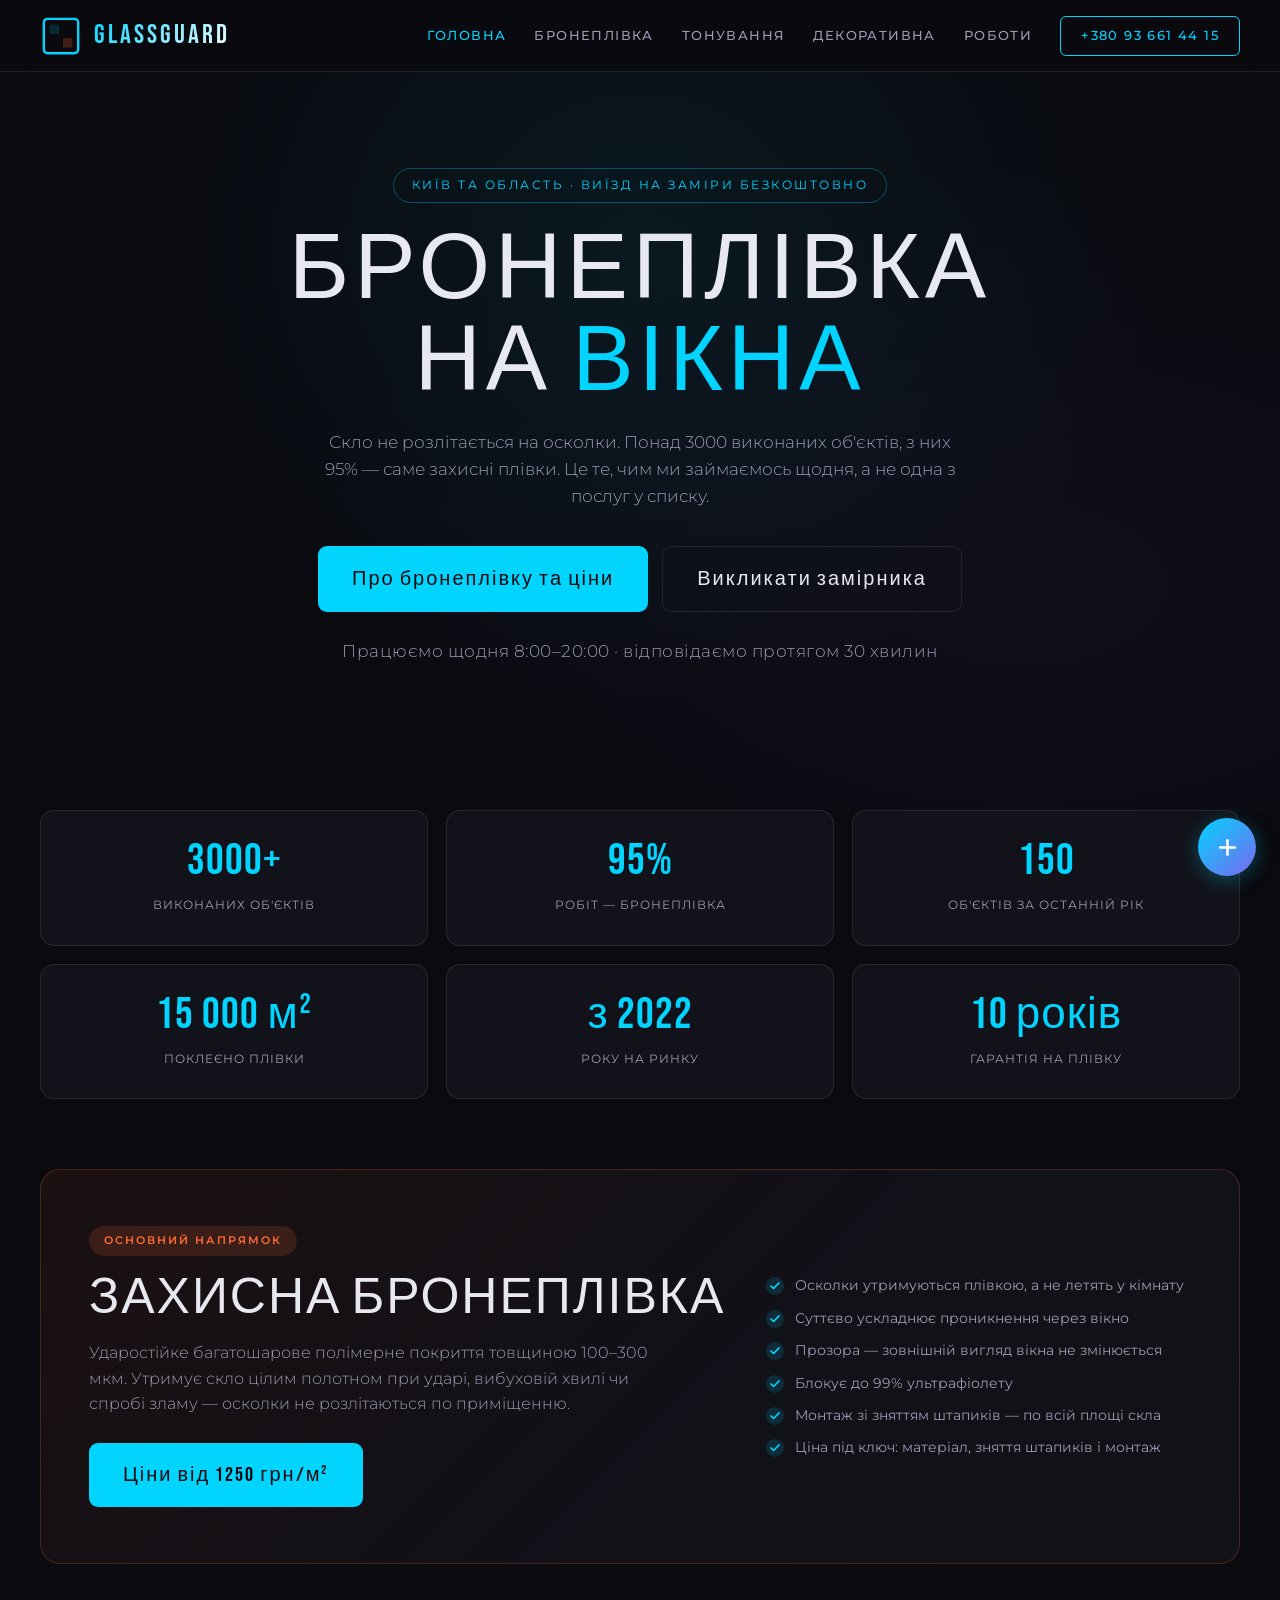
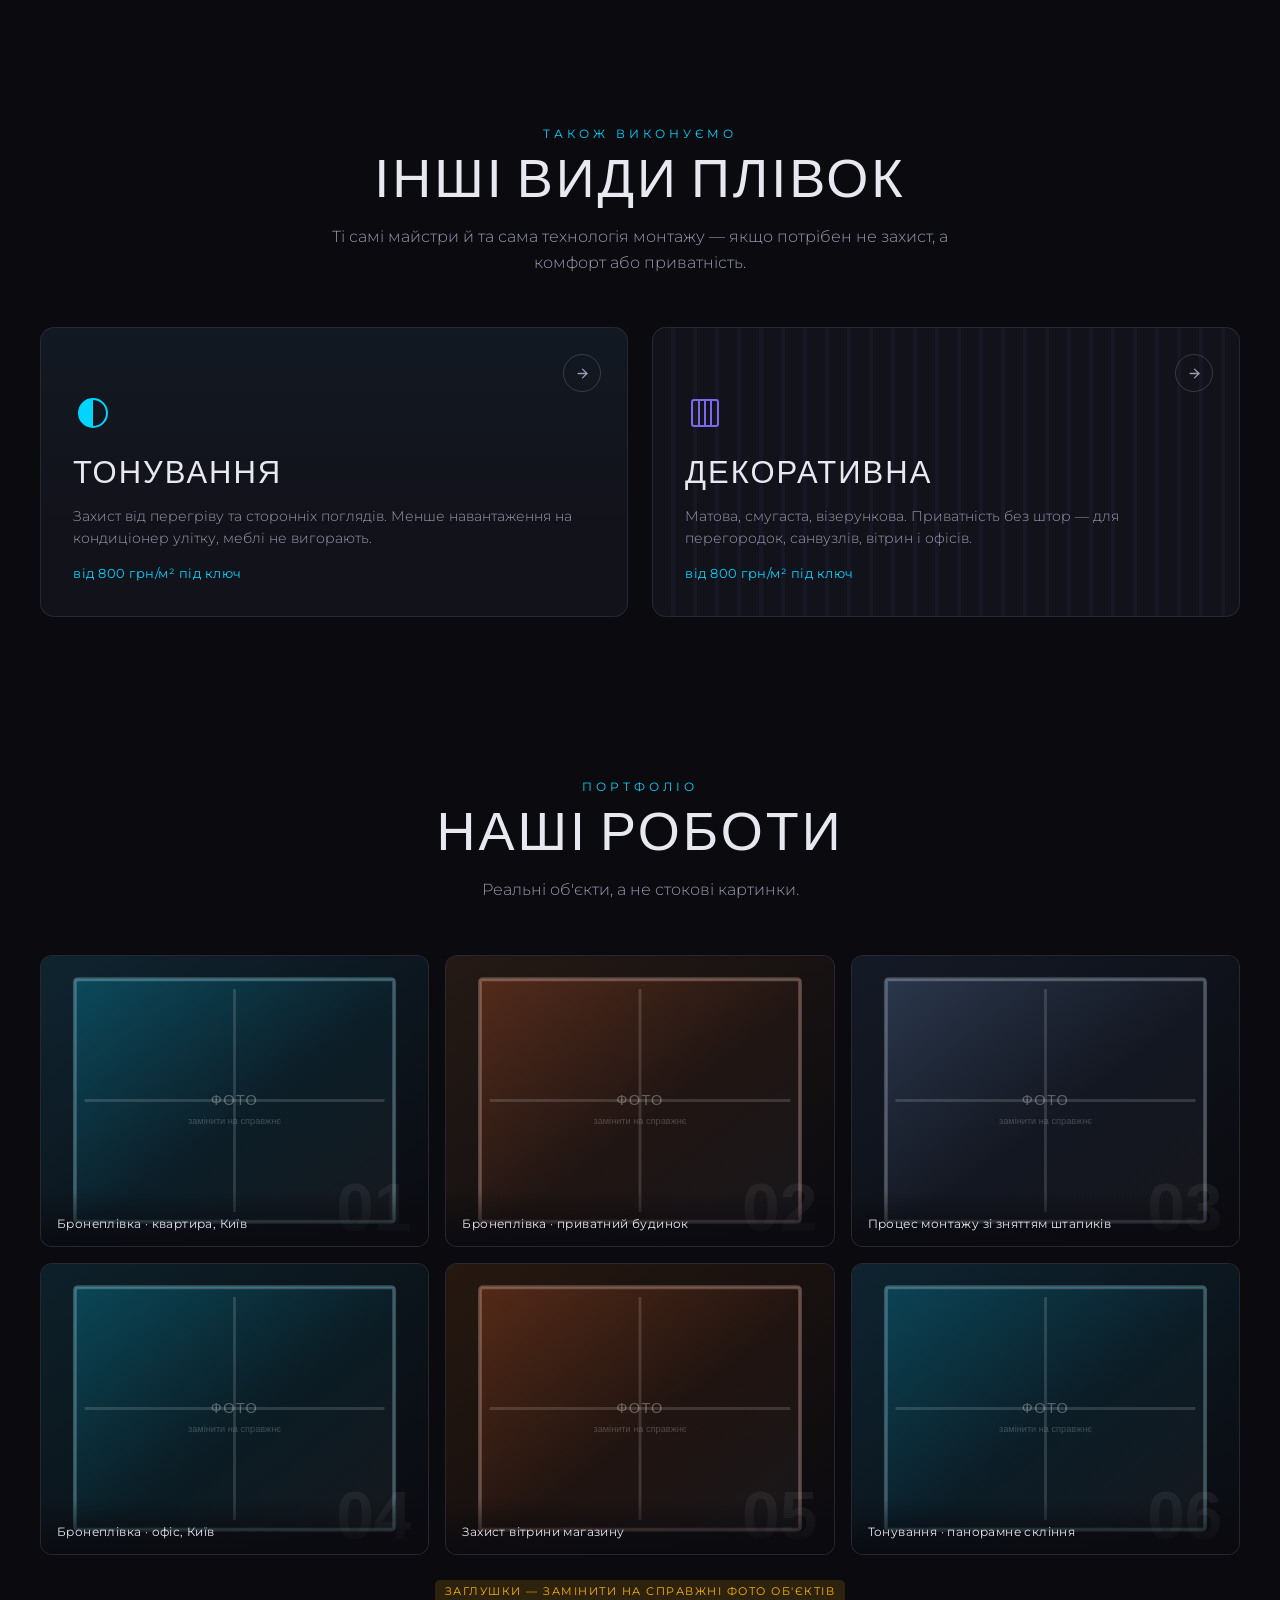
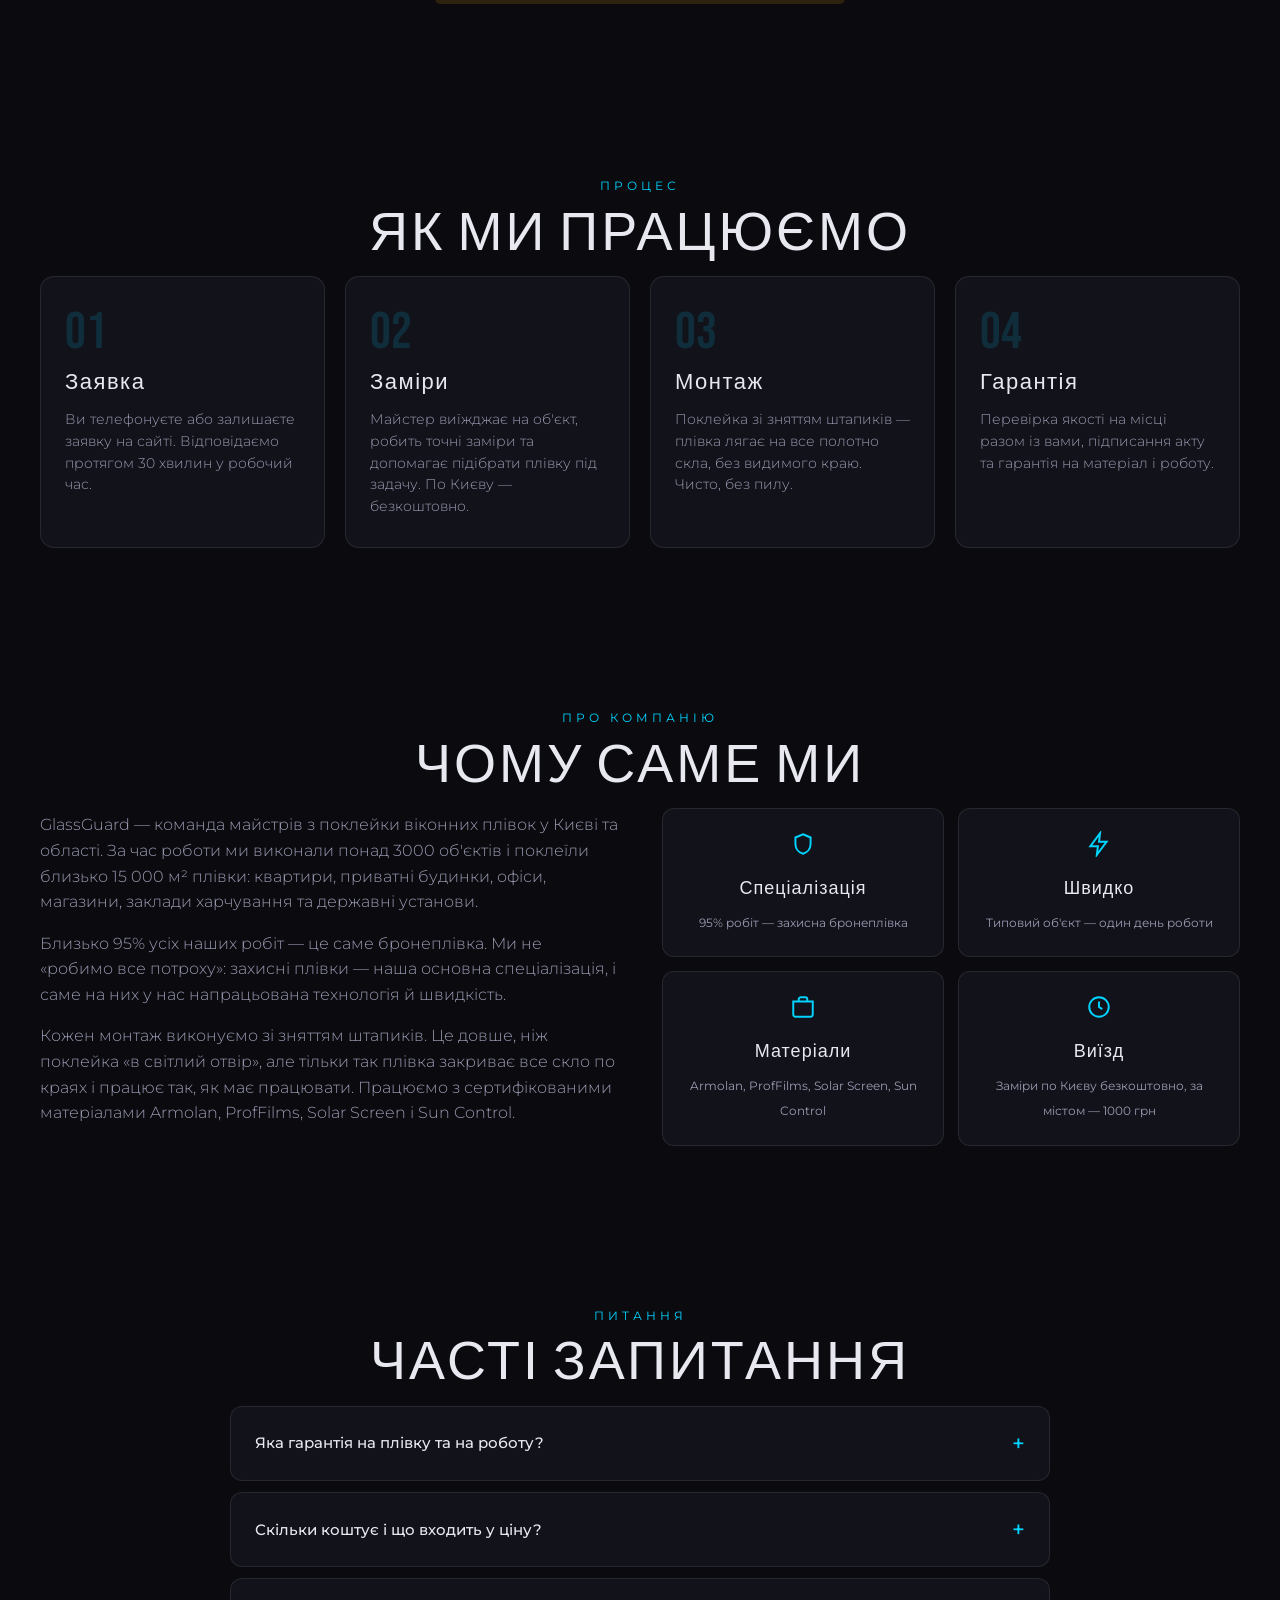
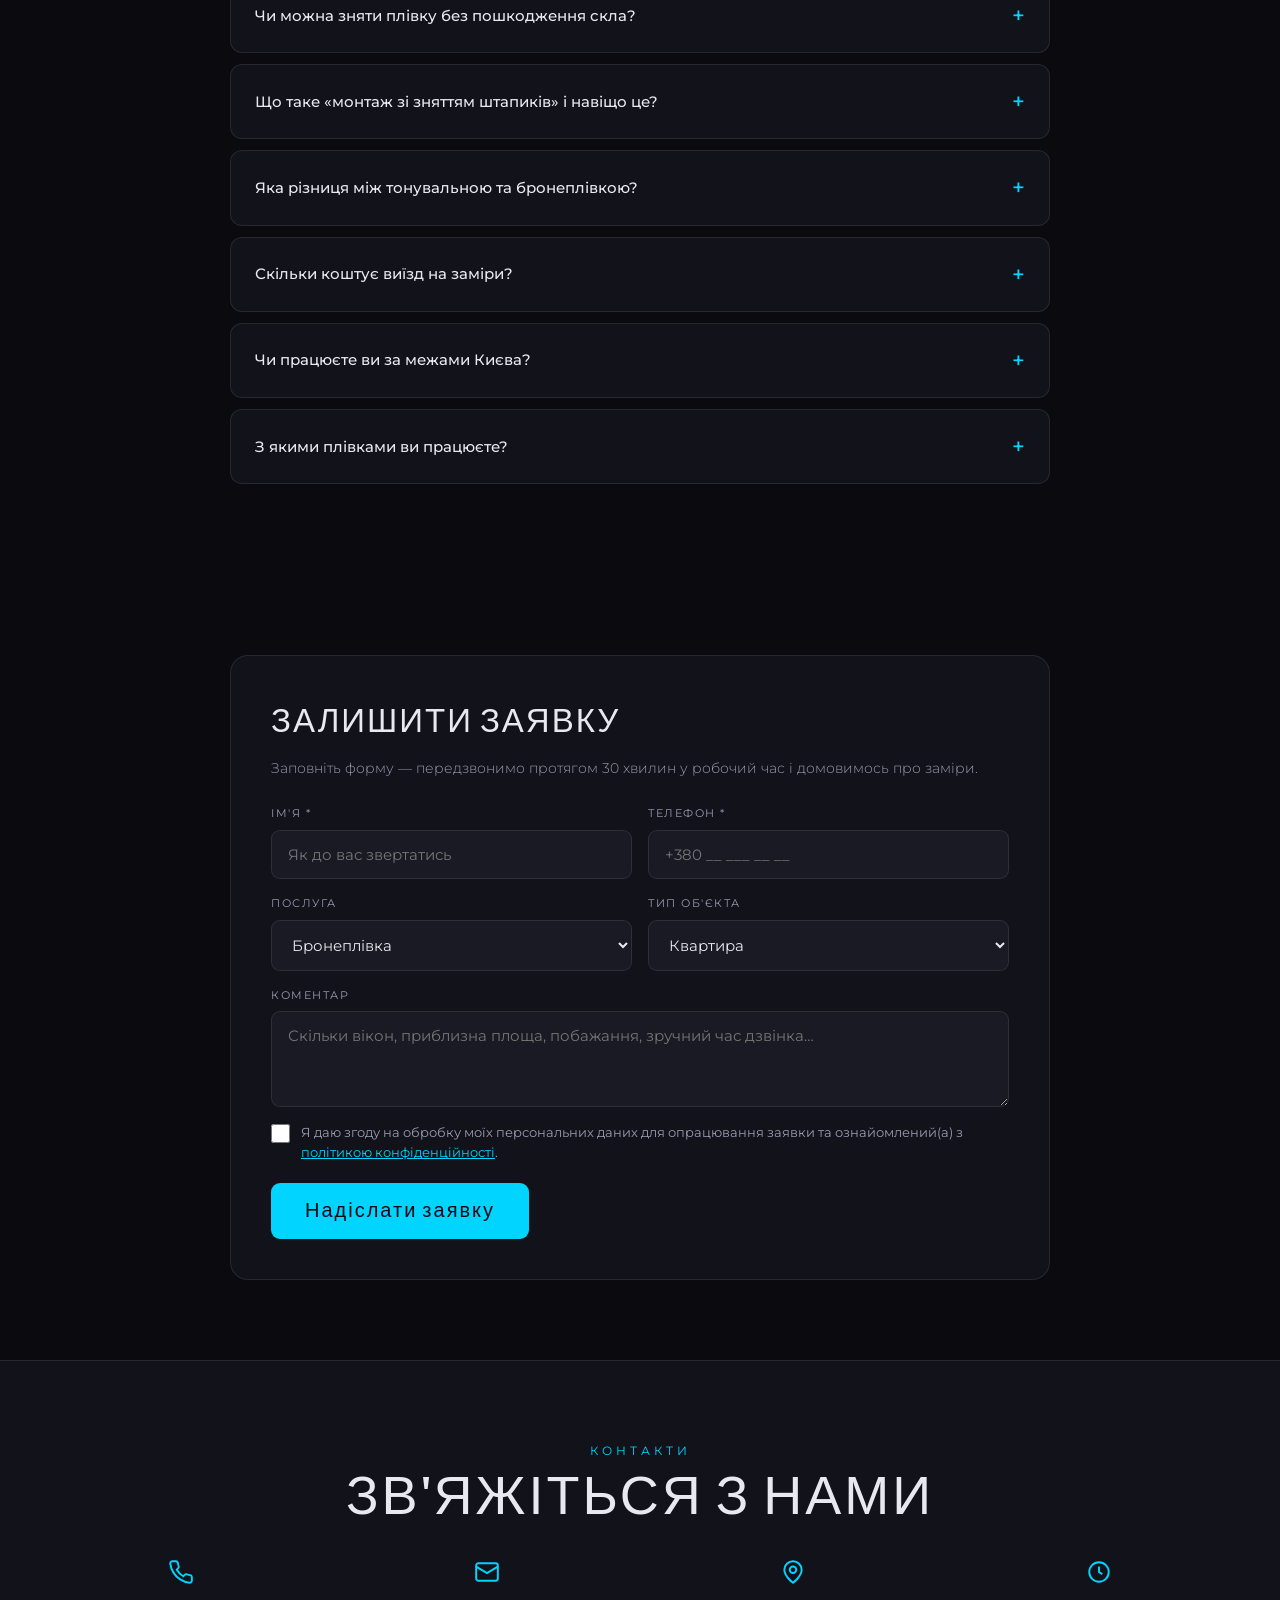
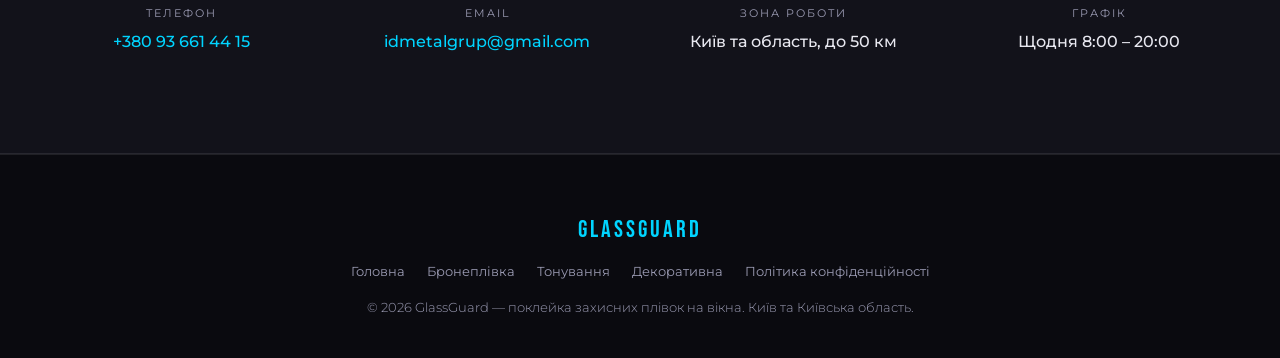
<file: index.html>
<!DOCTYPE html>
<html lang="uk">
<head>
<meta charset="UTF-8">
<meta name="viewport" content="width=device-width, initial-scale=1">

<!-- ===== SEO: те, що бачить Google і що показується у вкладці браузера ===== -->
<title>Бронеплівка на вікна Київ — монтаж з гарантією | GlassGuard</title>
<meta name="description" content="Поклейка бронеплівки на вікна в Києві та області. Понад 3000 виконаних об'єктів, 95% робіт — захисні плівки. Безкоштовний виїзд на заміри, монтаж зі зняттям штапиків.">
<link rel="canonical" href="https://ЗАМІНІТЬ-ДОМЕН.com.ua/">

<!-- як виглядатиме посилання, коли ним поділяться у Telegram/Viber/Facebook -->
<meta property="og:type" content="website">
<meta property="og:locale" content="uk_UA">
<meta property="og:site_name" content="GlassGuard">
<meta property="og:title" content="Бронеплівка на вікна в Києві — GlassGuard">
<meta property="og:description" content="Понад 3000 виконаних об'єктів. Захисні, тонувальні та декоративні плівки. Безкоштовний виїзд на заміри.">
<meta property="og:image" content="https://ЗАМІНІТЬ-ДОМЕН.com.ua/assets/og-cover.jpg">
<meta name="theme-color" content="#0a0a0f">

<link rel="icon" href="assets/favicon.svg" type="image/svg+xml">
<link rel="preconnect" href="https://fonts.googleapis.com">
<link rel="preconnect" href="https://fonts.gstatic.com" crossorigin>
<link href="https://fonts.googleapis.com/css2?family=Bebas+Neue&family=Montserrat:wght@300;400;500;600;700&display=swap" rel="stylesheet">
<link rel="stylesheet" href="assets/style.css">

<!-- ===== Картка організації для Google (впливає на видачу і Карти) ===== -->
<script type="application/ld+json">
{
  "@context": "https://schema.org",
  "@type": "LocalBusiness",
  "name": "GlassGuard",
  "description": "Поклейка бронеплівки, тонувальної та декоративної плівки на вікна. Київ та Київська область.",
  "url": "https://ЗАМІНІТЬ-ДОМЕН.com.ua/",
  "telephone": "+380936614415",
  "email": "idmetalgrup@gmail.com",
  "priceRange": "1250-1450 UAH",
  "openingHours": "Mo-Su 08:00-20:00",
  "foundingDate": "2022",
  "areaServed": [{"@type":"City","name":"Київ"},{"@type":"AdministrativeArea","name":"Київська область"}],
  "address": {"@type":"PostalAddress","addressLocality":"Київ","addressCountry":"UA"}
}
</script>
</head>
<body>

<a class="skip-link" href="#main">Перейти до вмісту</a>

<!-- ================= ШАПКА ================= -->
<nav class="site-nav">
  <a class="logo" href="index.html" aria-label="GlassGuard — на головну">
    <span class="logo-icon" aria-hidden="true">
      <svg viewBox="0 0 44 44" fill="none" xmlns="http://www.w3.org/2000/svg">
        <rect x="4" y="4" width="36" height="36" rx="4" stroke="url(#lg)" stroke-width="2.5"/>
        <line x1="22" y1="4" x2="22" y2="40" stroke="url(#lg)" stroke-width="1.5"/>
        <line x1="4" y1="22" x2="40" y2="22" stroke="url(#lg)" stroke-width="1.5"/>
        <rect x="10" y="10" width="10" height="10" rx="1" fill="rgba(0,212,255,.16)"/>
        <rect x="24" y="24" width="10" height="10" rx="1" fill="rgba(255,107,53,.22)"/>
        <defs><linearGradient id="lg" x1="4" y1="4" x2="40" y2="40">
          <stop offset="0%" stop-color="#00d4ff"/><stop offset="100%" stop-color="#ff6b35"/>
        </linearGradient></defs>
      </svg>
    </span>
    <span class="logo-text">GLASSGUARD</span>
  </a>

  <div class="nav-links">
    <a href="index.html" aria-current="page">Головна</a>
    <a href="broneplivka.html">Бронеплівка</a>
    <a href="tonuvannya.html">Тонування</a>
    <a href="dekoratyvna.html">Декоративна</a>
    <a href="#roboty">Роботи</a>
    <a class="nav-phone" href="tel:+380936614415">+380 93 661 44 15</a>
  </div>

  <a class="nav-call" href="tel:+380936614415" aria-label="Зателефонувати">
    <svg viewBox="0 0 24 24" fill="none" stroke="currentColor" stroke-width="2"><path d="M22 16.9v3a2 2 0 0 1-2.2 2 19.8 19.8 0 0 1-8.6-3.1 19.5 19.5 0 0 1-6-6A19.8 19.8 0 0 1 2.1 4.2 2 2 0 0 1 4.1 2h3a2 2 0 0 1 2 1.7c.1 1 .4 1.9.7 2.8a2 2 0 0 1-.5 2.1L8.1 9.9a16 16 0 0 0 6 6l1.3-1.2a2 2 0 0 1 2.1-.5c.9.3 1.8.6 2.8.7a2 2 0 0 1 1.7 2z"/></svg>
  </a>

  <button class="burger" id="burger" aria-expanded="false" aria-controls="mobileMenu" aria-label="Меню">
    <span></span><span></span><span></span>
  </button>
</nav>

<div class="mobile-menu" id="mobileMenu">
  <a href="index.html">Головна</a>
  <a href="broneplivka.html">Бронеплівка</a>
  <a href="tonuvannya.html">Тонування</a>
  <a href="dekoratyvna.html">Декоративна</a>
  <a href="#roboty">Роботи</a>
  <a class="mm-phone" href="tel:+380936614415">+380 93 661 44 15</a>
</div>

<main id="main">

<!-- ================= ГОЛОВНИЙ ЕКРАН ================= -->
<section class="hero">
  <span class="hero-tag">Київ та область · виїзд на заміри безкоштовно</span>
  <h1>БРОНЕПЛІВКА<br>НА <em>ВІКНА</em></h1>
  <p>Скло не розлітається на осколки. Понад 3000 виконаних об'єктів, з них 95% — саме захисні плівки. Це те, чим ми займаємось щодня, а не одна з послуг у списку.</p>
  <div class="hero-actions">
    <a class="btn btn-primary" href="broneplivka.html">Про бронеплівку та ціни</a>
    <a class="btn btn-ghost" href="#zayavka">Викликати замірника</a>
  </div>
  <p class="hero-note">Працюємо щодня 8:00–20:00 · відповідаємо протягом 30 хвилин</p>
</section>

<!-- ================= ЛІЧИЛЬНИКИ =================
     Замість відгуків тут працюють цифри. Заміняйте значення в <b>…</b>.
     Заглушки позначені класом placeholder (жовта пунктирна рамка) —
     після підстановки реального значення просто приберіть слово placeholder.
-->
<section class="stats" aria-label="Показники роботи">
  <div class="stat"><b>3000+</b><span>Виконаних об'єктів</span></div>
  <div class="stat"><b>95%</b><span>Робіт — бронеплівка</span></div>
  <div class="stat"><b>150</b><span>Об'єктів за останній рік</span></div>
  <div class="stat"><b>15 000 м²</b><span>Поклеєно плівки</span></div>
  <div class="stat"><b>з 2022</b><span>Року на ринку</span></div>
  <div class="stat"><b>10 років</b><span>Гарантія на плівку</span></div>
</section>

<!-- ================= ГОЛОВНА ПОСЛУГА ================= -->
<section class="feature">
  <div class="feature-inner">
    <div>
      <span class="feature-badge">Основний напрямок</span>
      <h2>ЗАХИСНА БРОНЕПЛІВКА</h2>
      <p>Ударостійке багатошарове полімерне покриття товщиною 100–300 мкм. Утримує скло цілим полотном при ударі, вибуховій хвилі чи спробі зламу — осколки не розлітаються по приміщенню.</p>
      <a class="btn btn-primary" href="broneplivka.html">Ціни від 1250 грн/м²</a>
    </div>
    <ul class="feature-list">
      <li>Осколки утримуються плівкою, а не летять у кімнату</li>
      <li>Суттєво ускладнює проникнення через вікно</li>
      <li>Прозора — зовнішній вигляд вікна не змінюється</li>
      <li>Блокує до 99% ультрафіолету</li>
      <li>Монтаж зі зняттям штапиків — по всій площі скла</li>
      <li>Ціна під ключ: матеріал, зняття штапиків і монтаж</li>
    </ul>
  </div>
</section>

<!-- ================= ІНШІ ПОСЛУГИ ================= -->
<section class="wrap" id="poslugy">
  <p class="eyebrow">Також виконуємо</p>
  <h2 class="h2">ІНШІ ВИДИ ПЛІВОК</h2>
  <p class="lead">Ті самі майстри й та сама технологія монтажу — якщо потрібен не захист, а комфорт або приватність.</p>

  <div class="services">
    <a class="svc svc-tint" href="tonuvannya.html">
      <span class="svc-arrow" aria-hidden="true">
        <svg width="15" height="15" viewBox="0 0 24 24" fill="none" stroke="currentColor" stroke-width="2.2" stroke-linecap="round" stroke-linejoin="round"><line x1="5" y1="12" x2="19" y2="12"/><polyline points="12 5 19 12 12 19"/></svg>
      </span>
      <span class="svc-inner">
        <span class="svc-icon" aria-hidden="true">
          <svg viewBox="0 0 40 40" fill="none" stroke="#00d4ff" stroke-width="2"><circle cx="20" cy="20" r="14"/><path d="M20 6a14 14 0 0 0 0 28z" fill="#00d4ff" stroke="none"/></svg>
        </span>
        <h3>ТОНУВАННЯ</h3>
        <p>Захист від перегріву та сторонніх поглядів. Менше навантаження на кондиціонер улітку, меблі не вигорають.</p>
        <span class="svc-price">від 800 грн/м² під ключ</span>
      </span>
    </a>

    <a class="svc svc-decor" href="dekoratyvna.html">
      <span class="svc-arrow" aria-hidden="true">
        <svg width="15" height="15" viewBox="0 0 24 24" fill="none" stroke="currentColor" stroke-width="2.2" stroke-linecap="round" stroke-linejoin="round"><line x1="5" y1="12" x2="19" y2="12"/><polyline points="12 5 19 12 12 19"/></svg>
      </span>
      <span class="svc-inner">
        <span class="svc-icon" aria-hidden="true">
          <svg viewBox="0 0 40 40" fill="none" stroke="#7b68ee" stroke-width="2"><rect x="7" y="7" width="26" height="26" rx="2"/><line x1="14" y1="7" x2="14" y2="33"/><line x1="20" y1="7" x2="20" y2="33"/><line x1="26" y1="7" x2="26" y2="33"/></svg>
        </span>
        <h3>ДЕКОРАТИВНА</h3>
        <p>Матова, смугаста, візерункова. Приватність без штор — для перегородок, санвузлів, вітрин і офісів.</p>
        <span class="svc-price">від 800 грн/м² під ключ</span>
      </span>
    </a>
  </div>
</section>

<!-- ================= ГАЛЕРЕЯ =================
     ЯК ЗАМІНИТИ ФОТО: покладіть свій файл у папку assets/foto/
     і змініть у рядку нижче src="assets/foto/01.svg" на src="assets/foto/ваш-файл.jpg".
     Текст в alt та в <span class="gal-cap"> теж замініть — його читає Google.
-->
<section class="wrap" id="roboty">
  <p class="eyebrow">Портфоліо</p>
  <h2 class="h2">НАШІ РОБОТИ</h2>
  <p class="lead">Реальні об'єкти, а не стокові картинки.</p>

  <div class="gallery">
    <figure class="gal-item"><img src="assets/foto/01.svg" alt="Бронеплівка на вікна квартири, Київ" loading="lazy" width="800" height="600"><figcaption class="gal-cap">Бронеплівка · квартира, Київ</figcaption></figure>
    <figure class="gal-item"><img src="assets/foto/02.svg" alt="Бронеплівка на вікна приватного будинку" loading="lazy" width="800" height="600"><figcaption class="gal-cap">Бронеплівка · приватний будинок</figcaption></figure>
    <figure class="gal-item"><img src="assets/foto/03.svg" alt="Процес монтажу плівки зі зняттям штапиків" loading="lazy" width="800" height="600"><figcaption class="gal-cap">Процес монтажу зі зняттям штапиків</figcaption></figure>
    <figure class="gal-item"><img src="assets/foto/04.svg" alt="Бронеплівка на вікна офісу в Києві" loading="lazy" width="800" height="600"><figcaption class="gal-cap">Бронеплівка · офіс, Київ</figcaption></figure>
    <figure class="gal-item"><img src="assets/foto/05.svg" alt="Захисна плівка на вітрину магазину" loading="lazy" width="800" height="600"><figcaption class="gal-cap">Захист вітрини магазину</figcaption></figure>
    <figure class="gal-item"><img src="assets/foto/06.svg" alt="Тонування панорамного скління" loading="lazy" width="800" height="600"><figcaption class="gal-cap">Тонування · панорамне скління</figcaption></figure>
  </div>

  <p class="gal-note"><span class="placeholder-tag">Заглушки — замінити на справжні фото об'єктів</span></p>
</section>

<!-- ================= ЯК ПРАЦЮЄМО ================= -->
<section class="wrap">
  <p class="eyebrow">Процес</p>
  <h2 class="h2">ЯК МИ ПРАЦЮЄМО</h2>
  <div class="steps">
    <div class="step"><b>01</b><h3>Заявка</h3><p>Ви телефонуєте або залишаєте заявку на сайті. Відповідаємо протягом 30 хвилин у робочий час.</p></div>
    <div class="step"><b>02</b><h3>Заміри</h3><p>Майстер виїжджає на об'єкт, робить точні заміри та допомагає підібрати плівку під задачу. По Києву — безкоштовно.</p></div>
    <div class="step"><b>03</b><h3>Монтаж</h3><p>Поклейка зі зняттям штапиків — плівка лягає на все полотно скла, без видимого краю. Чисто, без пилу.</p></div>
    <div class="step"><b>04</b><h3>Гарантія</h3><p>Перевірка якості на місці разом із вами, підписання акту та гарантія на матеріал і роботу.</p></div>
  </div>
</section>

<!-- ================= ПРО НАС ================= -->
<section class="wrap">
  <p class="eyebrow">Про компанію</p>
  <h2 class="h2">ЧОМУ САМЕ МИ</h2>
  <div class="about">
    <div>
      <p>GlassGuard — команда майстрів з поклейки віконних плівок у Києві та області. За час роботи ми виконали понад 3000 об'єктів і поклеїли близько 15 000 м² плівки: квартири, приватні будинки, офіси, магазини, заклади харчування та державні установи.</p>
      <p>Близько 95% усіх наших робіт — це саме бронеплівка. Ми не «робимо все потроху»: захисні плівки — наша основна спеціалізація, і саме на них у нас напрацьована технологія й швидкість.</p>
      <p>Кожен монтаж виконуємо зі зняттям штапиків. Це довше, ніж поклейка «в світлий отвір», але тільки так плівка закриває все скло по краях і працює так, як має працювати. Працюємо з сертифікованими матеріалами Armolan, ProfFilms, Solar Screen і Sun Control.</p>
    </div>
    <div class="about-boxes">
      <div class="about-box">
        <svg viewBox="0 0 24 24" fill="none" stroke="currentColor" stroke-width="1.8"><path d="M12 3l7 3v6c0 4.4-3 7.9-7 9-4-1.1-7-4.6-7-9V6z"/></svg>
        <b>Спеціалізація</b><span>95% робіт — захисна бронеплівка</span>
      </div>
      <div class="about-box">
        <svg viewBox="0 0 24 24" fill="none" stroke="currentColor" stroke-width="1.8"><path d="M13 2 4 14h7l-1 8 9-12h-7z"/></svg>
        <b>Швидко</b><span>Типовий об'єкт — один день роботи</span>
      </div>
      <div class="about-box">
        <svg viewBox="0 0 24 24" fill="none" stroke="currentColor" stroke-width="1.8"><path d="M3 7h18v12a2 2 0 0 1-2 2H5a2 2 0 0 1-2-2z"/><path d="M8 7V5a2 2 0 0 1 2-2h4a2 2 0 0 1 2 2v2"/></svg>
        <b>Матеріали</b><span>Armolan, ProfFilms, Solar Screen, Sun Control</span>
      </div>
      <div class="about-box">
        <svg viewBox="0 0 24 24" fill="none" stroke="currentColor" stroke-width="1.8"><circle cx="12" cy="12" r="9"/><path d="M12 7v5l3 2"/></svg>
        <b>Виїзд</b><span>Заміри по Києву безкоштовно, за містом — 1000 грн</span>
      </div>
    </div>
  </div>
</section>

<!-- ================= FAQ ================= -->
<section class="wrap">
  <p class="eyebrow">Питання</p>
  <h2 class="h2">ЧАСТІ ЗАПИТАННЯ</h2>
  <div class="faq">
    <details>
      <summary>Яка гарантія на плівку та на роботу?</summary>
      <div class="faq-a"><p>На саму плівку діє гарантія виробника — 10 років. На монтажні роботи ми даємо 3 місяці: саме в цей період проявляються будь-які дефекти поклейки, якщо вони є. Далі плівка просто служить свій строк.</p></div>
    </details>
    <details>
      <summary>Скільки коштує і що входить у ціну?</summary>
      <div class="faq-a"><p>Бронеплівка — від 1250 грн за м², тонувальна та декоративна — від 800 грн за м². Усі ціни під ключ: матеріал, зняття штапиків і монтаж уже враховані, доплат за «роботу» немає.</p><p style="margin-top:10px">Мінімальне замовлення — 5 м². Для складних умов (висотні роботи, демонтаж старої плівки, важкий доступ) застосовується коефіцієнт 1,1–1,5 — майстер назве його на замірах, до початку робіт.</p></div>
    </details>
    <details>
      <summary>Чи можна зняти плівку без пошкодження скла?</summary>
      <div class="faq-a"><p>Так. Плівка знімається без пошкоджень склопакета. Ми також виконуємо демонтаж старої плівки перед поклейкою нової.</p></div>
    </details>
    <details>
      <summary>Що таке «монтаж зі зняттям штапиків» і навіщо це?</summary>
      <div class="faq-a"><p>Штапик — це планка, що утримує склопакет у рамі. Якщо її не знімати, плівку можна наклеїти лише на видиму частину скла, і по периметру залишається незахищена смуга. Зі зняттям штапиків плівка заходить під раму й закриває все полотно — саме тоді бронеплівка справді утримує скло.</p></div>
    </details>
    <details>
      <summary>Яка різниця між тонувальною та бронеплівкою?</summary>
      <div class="faq-a"><p>Тонувальна працює зі світлом і теплом: менше сонця, менше перегріву, приватність удень. Бронеплівка — це міцність: вона утримує скло від розльоту при ударі чи вибуховій хвилі. Їх можна комбінувати, є плівки з обома властивостями одразу.</p></div>
    </details>
    <details>
      <summary>Скільки коштує виїзд на заміри?</summary>
      <div class="faq-a"><p>По Києву виїзд на заміри безкоштовний. За межі міста — 1000 грн; ця сума враховується у вартість, якщо ви замовляєте роботи.</p></div>
    </details>
    <details>
      <summary>Чи працюєте ви за межами Києва?</summary>
      <div class="faq-a"><p>Так — Київ і область у радіусі до 50 км. Для великих об'єктів готові виїхати й далі, це обговорюється окремо.</p></div>
    </details>
    <details>
      <summary>З якими плівками ви працюєте?</summary>
      <div class="faq-a"><p>Armolan, ProfFilms, Solar Screen та Sun Control — сертифіковані матеріали з підтвердженими класами захисту. На кожну партію є сертифікати, їх можна побачити на замірах або отримати копії для тендерної документації.</p></div>
    </details>
  </div>
</section>

<!-- ================= ФОРМА ЗАЯВКИ ================= -->
<section class="wrap" id="zayavka">
  <div class="form-card">
    <h2>ЗАЛИШИТИ ЗАЯВКУ</h2>
    <p>Заповніть форму — передзвонимо протягом 30 хвилин у робочий час і домовимось про заміри.</p>

    <form class="lead-form" data-page="Головна" novalidate>
      <input type="checkbox" name="botcheck" class="hp" tabindex="-1" autocomplete="off" aria-hidden="true">

      <div class="form-row">
        <div class="field">
          <label for="f-name">Ім'я *</label>
          <input id="f-name" name="name" type="text" autocomplete="name" placeholder="Як до вас звертатись" required>
        </div>
        <div class="field">
          <label for="f-phone">Телефон *</label>
          <input id="f-phone" name="phone" type="tel" autocomplete="tel" placeholder="+380 __ ___ __ __" required>
        </div>
      </div>

      <div class="form-row">
        <div class="field">
          <label for="f-service">Послуга</label>
          <select id="f-service" name="service">
            <option>Бронеплівка</option>
            <option>Тонування</option>
            <option>Декоративна плівка</option>
            <option>Ще не визначився</option>
          </select>
        </div>
        <div class="field">
          <label for="f-object">Тип об'єкта</label>
          <select id="f-object" name="object">
            <option>Квартира</option>
            <option>Приватний будинок</option>
            <option>Офіс</option>
            <option>Магазин / вітрина</option>
            <option>Інше</option>
          </select>
        </div>
      </div>

      <div class="form-row">
        <div class="field full">
          <label for="f-msg">Коментар</label>
          <textarea id="f-msg" name="comment" placeholder="Скільки вікон, приблизна площа, побажання, зручний час дзвінка…"></textarea>
        </div>
      </div>

      <label class="consent">
        <input type="checkbox" name="consent" required>
        <span>Я даю згоду на обробку моїх персональних даних для опрацювання заявки та ознайомлений(а) з <a href="polityka.html">політикою конфіденційності</a>.</span>
      </label>

      <button class="btn btn-primary" type="submit">Надіслати заявку</button>
    </form>
  </div>
</section>

<!-- ================= КОНТАКТИ ================= -->
<section class="contacts" id="kontakty">
  <div class="wrap">
    <p class="eyebrow">Контакти</p>
    <h2 class="h2">ЗВ'ЯЖІТЬСЯ З НАМИ</h2>
    <div class="contacts-grid">
      <div class="contact">
        <svg viewBox="0 0 24 24" fill="none" stroke="currentColor" stroke-width="1.8"><path d="M22 16.9v3a2 2 0 0 1-2.2 2 19.8 19.8 0 0 1-8.6-3.1 19.5 19.5 0 0 1-6-6A19.8 19.8 0 0 1 2.1 4.2 2 2 0 0 1 4.1 2h3a2 2 0 0 1 2 1.7c.1 1 .4 1.9.7 2.8a2 2 0 0 1-.5 2.1L8.1 9.9a16 16 0 0 0 6 6l1.3-1.2a2 2 0 0 1 2.1-.5c.9.3 1.8.6 2.8.7a2 2 0 0 1 1.7 2z"/></svg>
        <span>Телефон</span><b><a href="tel:+380936614415">+380 93 661 44 15</a></b>
      </div>
      <div class="contact">
        <svg viewBox="0 0 24 24" fill="none" stroke="currentColor" stroke-width="1.8"><rect x="2" y="4" width="20" height="16" rx="2"/><path d="m2 7 10 6 10-6"/></svg>
        <span>Email</span><b><a href="mailto:idmetalgrup@gmail.com">idmetalgrup@gmail.com</a></b>
      </div>
      <div class="contact">
        <svg viewBox="0 0 24 24" fill="none" stroke="currentColor" stroke-width="1.8"><path d="M20 10c0 6-8 12-8 12s-8-6-8-12a8 8 0 0 1 16 0z"/><circle cx="12" cy="10" r="3"/></svg>
        <span>Зона роботи</span><b>Київ та область, до 50 км</b>
      </div>
      <div class="contact">
        <svg viewBox="0 0 24 24" fill="none" stroke="currentColor" stroke-width="1.8"><circle cx="12" cy="12" r="9"/><path d="M12 7v5l3 2"/></svg>
        <span>Графік</span><b>Щодня 8:00 – 20:00</b>
      </div>
    </div>
  </div>
</section>

</main>

<!-- ================= ПІДВАЛ ================= -->
<footer>
  <div class="footer-logo">GLASSGUARD</div>
  <nav class="footer-nav" aria-label="Підвал">
    <a href="index.html">Головна</a>
    <a href="broneplivka.html">Бронеплівка</a>
    <a href="tonuvannya.html">Тонування</a>
    <a href="dekoratyvna.html">Декоративна</a>
    <a href="polityka.html">Політика конфіденційності</a>
  </nav>
  <p class="footer-text">© 2026 GlassGuard — поклейка захисних плівок на вікна. Київ та Київська область.</p>
</footer>

<!-- ================= ПЛАВАЮЧІ КНОПКИ ================= -->
<div class="float">
  <div class="float-opts" id="floatOpts">
    <a class="float-opt" href="tel:+380936614415"><em>Зателефонувати</em>
      <span class="float-ico ico-tel"><svg viewBox="0 0 24 24" fill="none" stroke="currentColor" stroke-width="2"><path d="M22 16.9v3a2 2 0 0 1-2.2 2 19.8 19.8 0 0 1-8.6-3.1 19.5 19.5 0 0 1-6-6A19.8 19.8 0 0 1 2.1 4.2 2 2 0 0 1 4.1 2h3a2 2 0 0 1 2 1.7c.1 1 .4 1.9.7 2.8a2 2 0 0 1-.5 2.1L8.1 9.9a16 16 0 0 0 6 6l1.3-1.2a2 2 0 0 1 2.1-.5c.9.3 1.8.6 2.8.7a2 2 0 0 1 1.7 2z"/></svg></span>
    </a>
    <a class="float-opt" href="https://t.me/+380936614415" target="_blank" rel="noopener"><em>Telegram</em>
      <span class="float-ico ico-tg"><svg viewBox="0 0 24 24" fill="currentColor"><path d="M21.9 4.3 18.9 19c-.2 1-.8 1.2-1.7.8l-4.6-3.4-2.2 2.1c-.3.3-.5.5-1 .5l.3-4.7 8.5-7.7c.4-.3-.1-.5-.6-.2L7.1 13 2.6 11.6c-1-.3-1-1 .2-1.5l18-6.9c.8-.3 1.5.2 1.1 1.1z"/></svg></span>
    </a>
    <a class="float-opt" href="viber://chat?number=%2B380936614415"><em>Viber</em>
      <span class="float-ico ico-vb"><svg viewBox="0 0 24 24" fill="currentColor"><path d="M12 2C6.9 2 3 5.3 3 9.8c0 2.4 1.2 4.5 3.1 5.9v3.6l3.2-1.8c.9.2 1.8.3 2.7.3 5.1 0 9-3.3 9-7.9S17.1 2 12 2z"/></svg></span>
    </a>
  </div>
  <button class="float-main" id="floatMain" aria-expanded="false" aria-controls="floatOpts" aria-label="Способи зв'язку">
    <svg viewBox="0 0 24 24" fill="none" stroke="currentColor" stroke-width="2.4" stroke-linecap="round"><line x1="12" y1="5" x2="12" y2="19"/><line x1="5" y1="12" x2="19" y2="12"/></svg>
  </button>
</div>

<script src="assets/site.js"></script>
</body>
</html>
</file>
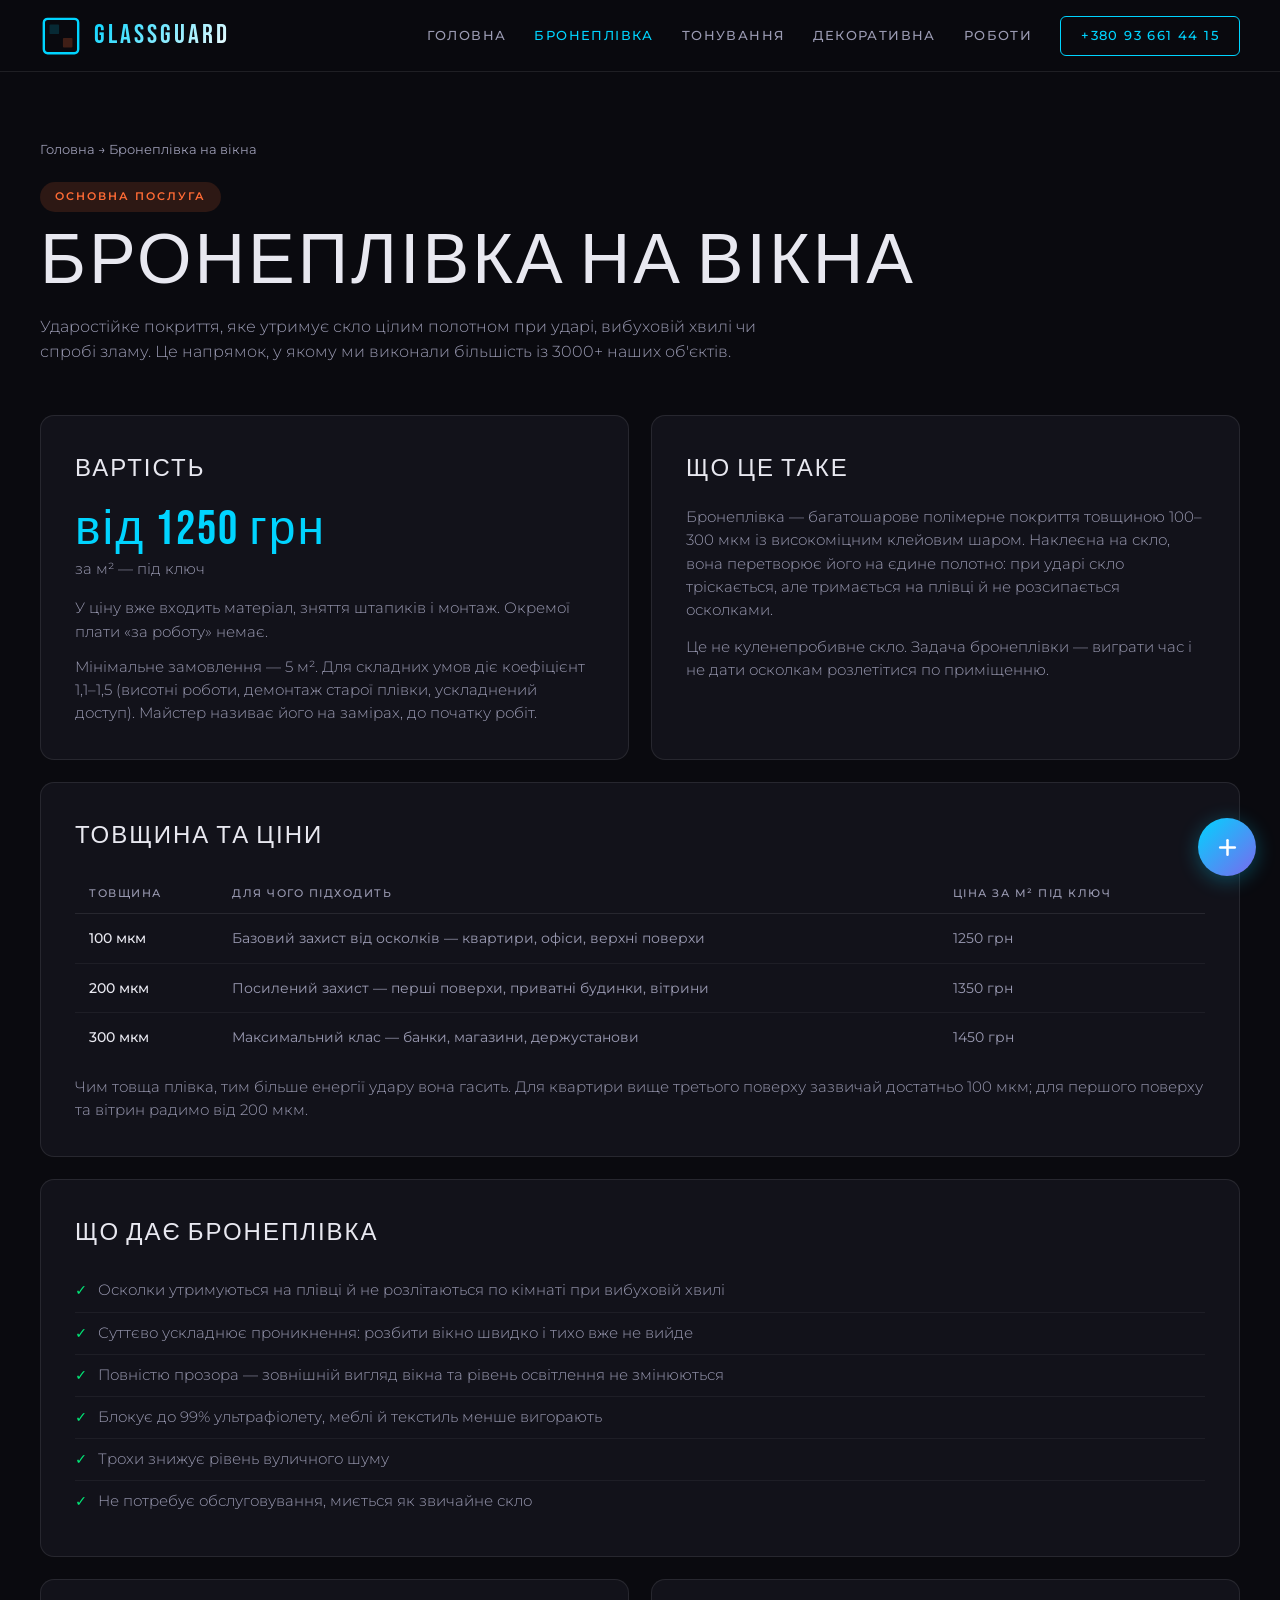
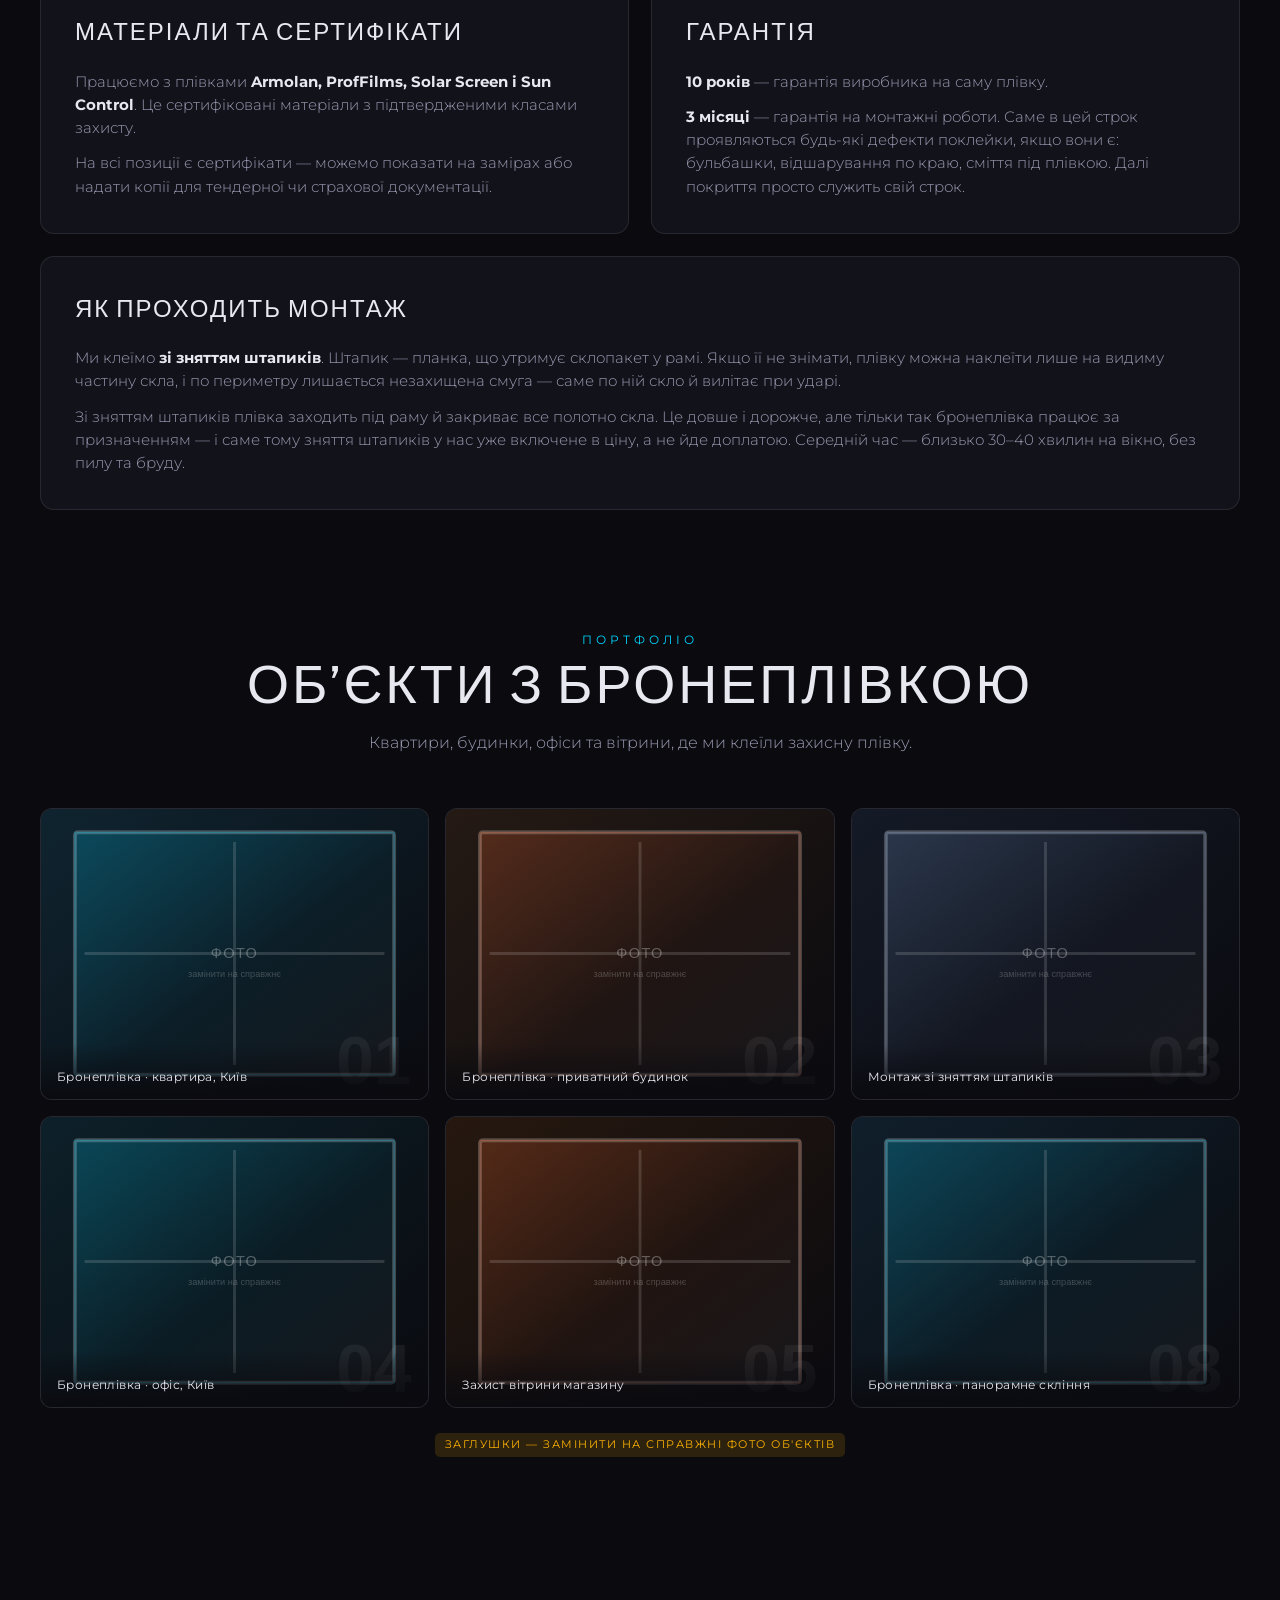
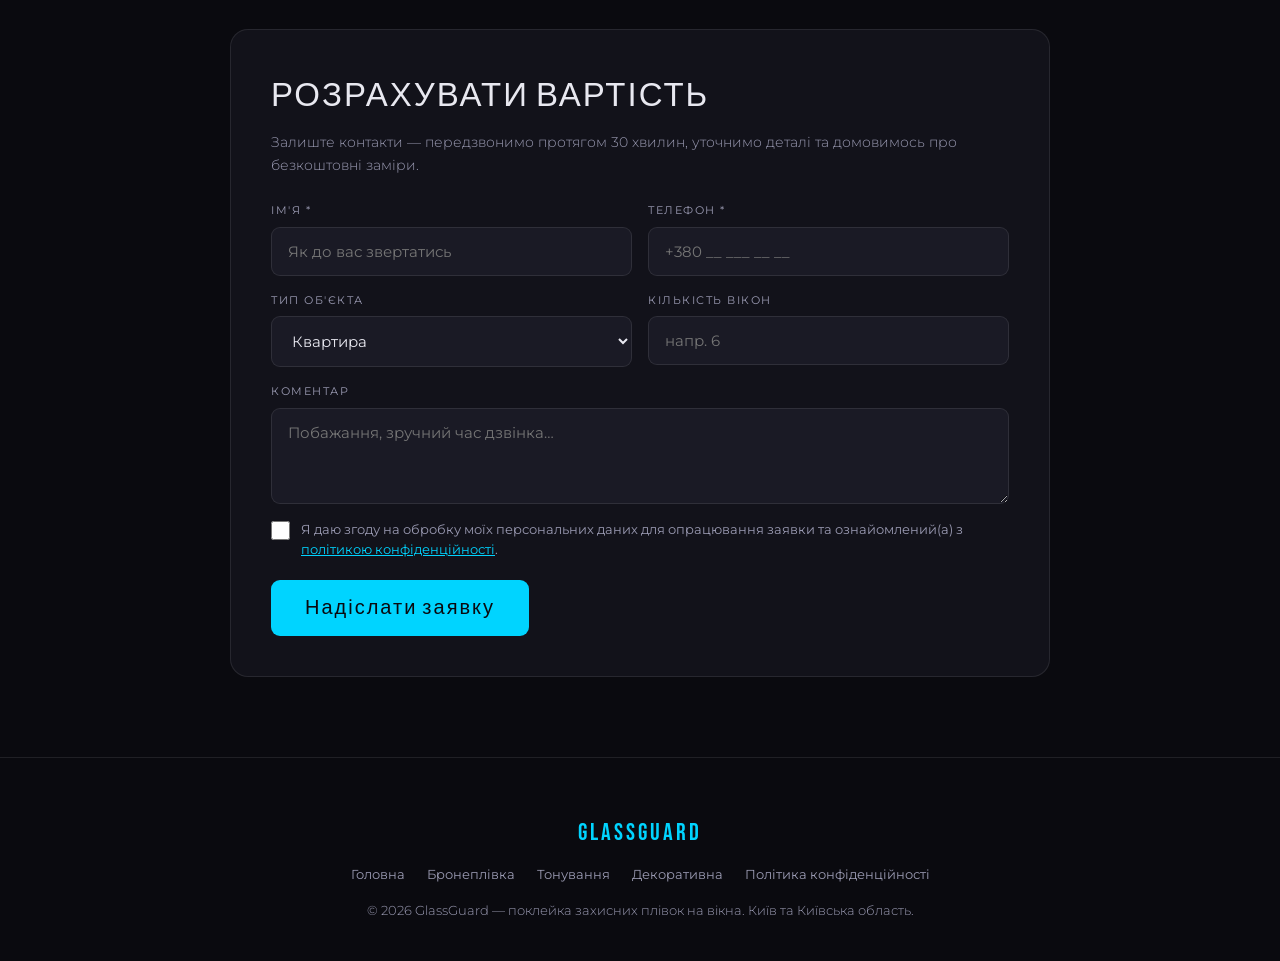
<file: broneplivka.html>
<!DOCTYPE html>
<html lang="uk">
<head>
<meta charset="UTF-8">
<meta name="viewport" content="width=device-width, initial-scale=1">
<title>Бронеплівка на вікна Київ — від 1250 грн/м² під ключ | GlassGuard</title>
<meta name="description" content="Бронеплівка на вікна в Києві та області — від 1250 грн/м² під ключ. Монтаж зі зняттям штапиків, понад 3000 об'єктів, гарантія на плівку 10 років.">
<link rel="canonical" href="https://ЗАМІНІТЬ-ДОМЕН.com.ua/broneplivka.html">
<meta property="og:type" content="article">
<meta property="og:locale" content="uk_UA">
<meta property="og:site_name" content="GlassGuard">
<meta property="og:title" content="Бронеплівка на вікна Київ — від 1250 грн/м² під ключ | GlassGuard">
<meta property="og:description" content="Бронеплівка на вікна в Києві та області — від 1250 грн/м² під ключ. Монтаж зі зняттям штапиків, понад 3000 об'єктів, гарантія на плівку 10 років.">
<meta property="og:image" content="https://ЗАМІНІТЬ-ДОМЕН.com.ua/assets/og-cover.jpg">
<meta name="theme-color" content="#0a0a0f">
<link rel="icon" href="assets/favicon.svg" type="image/svg+xml">
<link rel="preconnect" href="https://fonts.googleapis.com">
<link rel="preconnect" href="https://fonts.gstatic.com" crossorigin>
<link href="https://fonts.googleapis.com/css2?family=Bebas+Neue&family=Montserrat:wght@300;400;500;600;700&display=swap" rel="stylesheet">
<link rel="stylesheet" href="assets/style.css">
<script type="application/ld+json">
{
  "@context":"https://schema.org","@type":"Service",
  "name":"Поклейка бронеплівки на вікна","serviceType":"Поклейка бронеплівки на вікна",
  "provider":{"@type":"LocalBusiness","name":"GlassGuard","telephone":"+380000000000"},
  "areaServed":[{"@type":"City","name":"Київ"},{"@type":"AdministrativeArea","name":"Київська область"}]
}
</script>
</head>
<body>
<a class="skip-link" href="#main">Перейти до вмісту</a>

<!-- ================= ШАПКА ================= -->
<nav class="site-nav">
  <a class="logo" href="index.html" aria-label="GlassGuard — на головну">
    <span class="logo-icon" aria-hidden="true">
      <svg viewBox="0 0 44 44" fill="none" xmlns="http://www.w3.org/2000/svg">
        <rect x="4" y="4" width="36" height="36" rx="4" stroke="url(#lg)" stroke-width="2.5"/>
        <line x1="22" y1="4" x2="22" y2="40" stroke="url(#lg)" stroke-width="1.5"/>
        <line x1="4" y1="22" x2="40" y2="22" stroke="url(#lg)" stroke-width="1.5"/>
        <rect x="10" y="10" width="10" height="10" rx="1" fill="rgba(0,212,255,.16)"/>
        <rect x="24" y="24" width="10" height="10" rx="1" fill="rgba(255,107,53,.22)"/>
        <defs><linearGradient id="lg" x1="4" y1="4" x2="40" y2="40">
          <stop offset="0%" stop-color="#00d4ff"/><stop offset="100%" stop-color="#ff6b35"/>
        </linearGradient></defs>
      </svg>
    </span>
    <span class="logo-text">GLASSGUARD</span>
  </a>

  <div class="nav-links">
    <a href="index.html">Головна</a>
    <a href="broneplivka.html" aria-current="page">Бронеплівка</a>
    <a href="tonuvannya.html">Тонування</a>
    <a href="dekoratyvna.html">Декоративна</a>
    <a href="#roboty">Роботи</a>
    <a class="nav-phone" href="tel:+380936614415">+380 93 661 44 15</a>
  </div>

  <a class="nav-call" href="tel:+380936614415" aria-label="Зателефонувати">
    <svg viewBox="0 0 24 24" fill="none" stroke="currentColor" stroke-width="2"><path d="M22 16.9v3a2 2 0 0 1-2.2 2 19.8 19.8 0 0 1-8.6-3.1 19.5 19.5 0 0 1-6-6A19.8 19.8 0 0 1 2.1 4.2 2 2 0 0 1 4.1 2h3a2 2 0 0 1 2 1.7c.1 1 .4 1.9.7 2.8a2 2 0 0 1-.5 2.1L8.1 9.9a16 16 0 0 0 6 6l1.3-1.2a2 2 0 0 1 2.1-.5c.9.3 1.8.6 2.8.7a2 2 0 0 1 1.7 2z"/></svg>
  </a>

  <button class="burger" id="burger" aria-expanded="false" aria-controls="mobileMenu" aria-label="Меню">
    <span></span><span></span><span></span>
  </button>
</nav>

<div class="mobile-menu" id="mobileMenu">
  <a href="index.html">Головна</a>
  <a href="broneplivka.html">Бронеплівка</a>
  <a href="tonuvannya.html">Тонування</a>
  <a href="dekoratyvna.html">Декоративна</a>
  <a href="#roboty">Роботи</a>
  <a class="mm-phone" href="tel:+380936614415">+380 93 661 44 15</a>
</div>

<main id="main">

<header class="page-head">
  <p class="crumbs"><a href="index.html">Головна</a> → Бронеплівка на вікна</p>
  <span class="tag tag-armor">Основна послуга</span>
  <h1>БРОНЕПЛІВКА НА ВІКНА</h1>
  <p class="sub">Ударостійке покриття, яке утримує скло цілим полотном при ударі, вибуховій хвилі чи спробі зламу. Це напрямок, у якому ми виконали більшість із 3000+ наших об'єктів.</p>
</header>

<div class="cards">

  <div class="card">
    <h2>ВАРТІСТЬ</h2>
    <div class="price">від 1250 грн</div>
    <p class="price-unit">за м² — під ключ</p>
    <p style="margin-top:16px">У ціну вже входить матеріал, зняття штапиків і монтаж. Окремої плати «за роботу» немає.</p>
    <p style="margin-top:12px">Мінімальне замовлення — 5 м². Для складних умов діє коефіцієнт 1,1–1,5 (висотні роботи, демонтаж старої плівки, ускладнений доступ). Майстер називає його на замірах, до початку робіт.</p>
  </div>

  <div class="card">
    <h2>ЩО ЦЕ ТАКЕ</h2>
    <p>Бронеплівка — багатошарове полімерне покриття товщиною 100–300 мкм із високоміцним клейовим шаром. Наклеєна на скло, вона перетворює його на єдине полотно: при ударі скло тріскається, але тримається на плівці й не розсипається осколками.</p>
    <p style="margin-top:14px">Це не куленепробивне скло. Задача бронеплівки — виграти час і не дати осколкам розлетітися по приміщенню.</p>
  </div>

  <div class="card full">
    <h2>ТОВЩИНА ТА ЦІНИ</h2>
    <div style="overflow-x:auto">
      <table class="ptable">
        <thead><tr><th>Товщина</th><th>Для чого підходить</th><th>Ціна за м² під ключ</th></tr></thead>
        <tbody>
          <tr><td>100 мкм</td><td>Базовий захист від осколків — квартири, офіси, верхні поверхи</td><td>1250 грн</td></tr>
          <tr><td>200 мкм</td><td>Посилений захист — перші поверхи, приватні будинки, вітрини</td><td>1350 грн</td></tr>
          <tr><td>300 мкм</td><td>Максимальний клас — банки, магазини, держустанови</td><td>1450 грн</td></tr>
        </tbody>
      </table>
    </div>
    <p style="margin-top:14px">Чим товща плівка, тим більше енергії удару вона гасить. Для квартири вище третього поверху зазвичай достатньо 100 мкм; для першого поверху та вітрин радимо від 200 мкм.</p>
  </div>

  <div class="card full">
    <h2>ЩО ДАЄ БРОНЕПЛІВКА</h2>
    <ul>
      <li>Осколки утримуються на плівці й не розлітаються по кімнаті при вибуховій хвилі</li>
      <li>Суттєво ускладнює проникнення: розбити вікно швидко і тихо вже не вийде</li>
      <li>Повністю прозора — зовнішній вигляд вікна та рівень освітлення не змінюються</li>
      <li>Блокує до 99% ультрафіолету, меблі й текстиль менше вигорають</li>
      <li>Трохи знижує рівень вуличного шуму</li>
      <li>Не потребує обслуговування, миється як звичайне скло</li>
    </ul>
  </div>

  <div class="card">
    <h2>МАТЕРІАЛИ ТА СЕРТИФІКАТИ</h2>
    <p>Працюємо з плівками <strong style="color:var(--text)">Armolan, ProfFilms, Solar Screen і Sun Control</strong>. Це сертифіковані матеріали з підтвердженими класами захисту.</p>
    <p style="margin-top:12px">На всі позиції є сертифікати — можемо показати на замірах або надати копії для тендерної чи страхової документації.</p>
  </div>

  <div class="card">
    <h2>ГАРАНТІЯ</h2>
    <p><strong style="color:var(--text)">10 років</strong> — гарантія виробника на саму плівку.</p>
    <p style="margin-top:12px"><strong style="color:var(--text)">3 місяці</strong> — гарантія на монтажні роботи. Саме в цей строк проявляються будь-які дефекти поклейки, якщо вони є: бульбашки, відшарування по краю, сміття під плівкою. Далі покриття просто служить свій строк.</p>
  </div>

  <div class="card full">
    <h2>ЯК ПРОХОДИТЬ МОНТАЖ</h2>
    <p>Ми клеїмо <strong style="color:var(--text)">зі зняттям штапиків</strong>. Штапик — планка, що утримує склопакет у рамі. Якщо її не знімати, плівку можна наклеїти лише на видиму частину скла, і по периметру лишається незахищена смуга — саме по ній скло й вилітає при ударі.</p>
    <p style="margin-top:12px">Зі зняттям штапиків плівка заходить під раму й закриває все полотно скла. Це довше і дорожче, але тільки так бронеплівка працює за призначенням — і саме тому зняття штапиків у нас уже включене в ціну, а не йде доплатою. Середній час — близько 30–40 хвилин на вікно, без пилу та бруду.</p>
  </div>

</div>

<!-- ================= ГАЛЕРЕЯ =================
     ЯК ЗАМІНИТИ ФОТО: покладіть файл у папку assets/foto/ і змініть src=""
     та текст в alt і <figcaption>. Alt читає Google — пишіть по суті.
-->
<section class="wrap" id="roboty">
  <p class="eyebrow">Портфоліо</p>
  <h2 class="h2">ОБ’ЄКТИ З БРОНЕПЛІВКОЮ</h2>
  <p class="lead">Квартири, будинки, офіси та вітрини, де ми клеїли захисну плівку.</p>
  <div class="gallery">
    <figure class="gal-item"><img src="assets/foto/01.svg" alt="Бронеплівка · квартира, Київ" loading="lazy" width="800" height="600"><figcaption class="gal-cap">Бронеплівка · квартира, Київ</figcaption></figure>
    <figure class="gal-item"><img src="assets/foto/02.svg" alt="Бронеплівка · приватний будинок" loading="lazy" width="800" height="600"><figcaption class="gal-cap">Бронеплівка · приватний будинок</figcaption></figure>
    <figure class="gal-item"><img src="assets/foto/03.svg" alt="Монтаж зі зняттям штапиків" loading="lazy" width="800" height="600"><figcaption class="gal-cap">Монтаж зі зняттям штапиків</figcaption></figure>
    <figure class="gal-item"><img src="assets/foto/04.svg" alt="Бронеплівка · офіс, Київ" loading="lazy" width="800" height="600"><figcaption class="gal-cap">Бронеплівка · офіс, Київ</figcaption></figure>
    <figure class="gal-item"><img src="assets/foto/05.svg" alt="Захист вітрини магазину" loading="lazy" width="800" height="600"><figcaption class="gal-cap">Захист вітрини магазину</figcaption></figure>
    <figure class="gal-item"><img src="assets/foto/08.svg" alt="Бронеплівка · панорамне скління" loading="lazy" width="800" height="600"><figcaption class="gal-cap">Бронеплівка · панорамне скління</figcaption></figure>
  </div>
  <p class="gal-note"><span class="placeholder-tag">Заглушки — замінити на справжні фото об'єктів</span></p>
</section>

<section class="wrap" id="zayavka">
  <div class="form-card">
    <h2>РОЗРАХУВАТИ ВАРТІСТЬ</h2>
    <p>Залиште контакти — передзвонимо протягом 30 хвилин, уточнимо деталі та домовимось про безкоштовні заміри.</p>
    <form class="lead-form" data-page="Бронеплівка на вікна" novalidate>
      <input type="checkbox" name="botcheck" class="hp" tabindex="-1" autocomplete="off" aria-hidden="true">
      <input type="hidden" name="service" value="Бронеплівка на вікна">
      <div class="form-row">
        <div class="field">
          <label for="f-name">Ім'я *</label>
          <input id="f-name" name="name" type="text" autocomplete="name" placeholder="Як до вас звертатись" required>
        </div>
        <div class="field">
          <label for="f-phone">Телефон *</label>
          <input id="f-phone" name="phone" type="tel" autocomplete="tel" placeholder="+380 __ ___ __ __" required>
        </div>
      </div>
      <div class="form-row">
        <div class="field">
          <label for="f-object">Тип об'єкта</label>
          <select id="f-object" name="object"><option>Квартира</option><option>Приватний будинок</option><option>Офіс</option><option>Магазин / вітрина</option><option>Заклад харчування</option><option>Держустанова</option><option>Інше</option></select>
        </div>
        <div class="field">
          <label for="f-area">Кількість вікон</label>
          <input id="f-area" name="volume" type="text" placeholder="напр. 6">
        </div>
      </div>
      <div class="form-row">
        <div class="field full">
          <label for="f-msg">Коментар</label>
          <textarea id="f-msg" name="comment" placeholder="Побажання, зручний час дзвінка…"></textarea>
        </div>
      </div>
      <label class="consent">
        <input type="checkbox" name="consent" required>
        <span>Я даю згоду на обробку моїх персональних даних для опрацювання заявки та ознайомлений(а) з <a href="polityka.html">політикою конфіденційності</a>.</span>
      </label>
      <button class="btn btn-primary" type="submit">Надіслати заявку</button>
    </form>
  </div>
</section>

</main>

<!-- ================= ПІДВАЛ ================= -->
<footer>
  <div class="footer-logo">GLASSGUARD</div>
  <nav class="footer-nav" aria-label="Підвал">
    <a href="index.html">Головна</a>
    <a href="broneplivka.html">Бронеплівка</a>
    <a href="tonuvannya.html">Тонування</a>
    <a href="dekoratyvna.html">Декоративна</a>
    <a href="polityka.html">Політика конфіденційності</a>
  </nav>
  <p class="footer-text">© 2026 GlassGuard — поклейка захисних плівок на вікна. Київ та Київська область.</p>
</footer>

<!-- ================= ПЛАВАЮЧІ КНОПКИ ================= -->
<div class="float">
  <div class="float-opts" id="floatOpts">
    <a class="float-opt" href="tel:+380936614415"><em>Зателефонувати</em>
      <span class="float-ico ico-tel"><svg viewBox="0 0 24 24" fill="none" stroke="currentColor" stroke-width="2"><path d="M22 16.9v3a2 2 0 0 1-2.2 2 19.8 19.8 0 0 1-8.6-3.1 19.5 19.5 0 0 1-6-6A19.8 19.8 0 0 1 2.1 4.2 2 2 0 0 1 4.1 2h3a2 2 0 0 1 2 1.7c.1 1 .4 1.9.7 2.8a2 2 0 0 1-.5 2.1L8.1 9.9a16 16 0 0 0 6 6l1.3-1.2a2 2 0 0 1 2.1-.5c.9.3 1.8.6 2.8.7a2 2 0 0 1 1.7 2z"/></svg></span>
    </a>
    <a class="float-opt" href="https://t.me/+380936614415" target="_blank" rel="noopener"><em>Telegram</em>
      <span class="float-ico ico-tg"><svg viewBox="0 0 24 24" fill="currentColor"><path d="M21.9 4.3 18.9 19c-.2 1-.8 1.2-1.7.8l-4.6-3.4-2.2 2.1c-.3.3-.5.5-1 .5l.3-4.7 8.5-7.7c.4-.3-.1-.5-.6-.2L7.1 13 2.6 11.6c-1-.3-1-1 .2-1.5l18-6.9c.8-.3 1.5.2 1.1 1.1z"/></svg></span>
    </a>
    <a class="float-opt" href="viber://chat?number=%2B380936614415"><em>Viber</em>
      <span class="float-ico ico-vb"><svg viewBox="0 0 24 24" fill="currentColor"><path d="M12 2C6.9 2 3 5.3 3 9.8c0 2.4 1.2 4.5 3.1 5.9v3.6l3.2-1.8c.9.2 1.8.3 2.7.3 5.1 0 9-3.3 9-7.9S17.1 2 12 2z"/></svg></span>
    </a>
  </div>
  <button class="float-main" id="floatMain" aria-expanded="false" aria-controls="floatOpts" aria-label="Способи зв'язку">
    <svg viewBox="0 0 24 24" fill="none" stroke="currentColor" stroke-width="2.4" stroke-linecap="round"><line x1="12" y1="5" x2="12" y2="19"/><line x1="5" y1="12" x2="19" y2="12"/></svg>
  </button>
</div>

<script src="assets/site.js"></script>
</body>
</html>
</file>
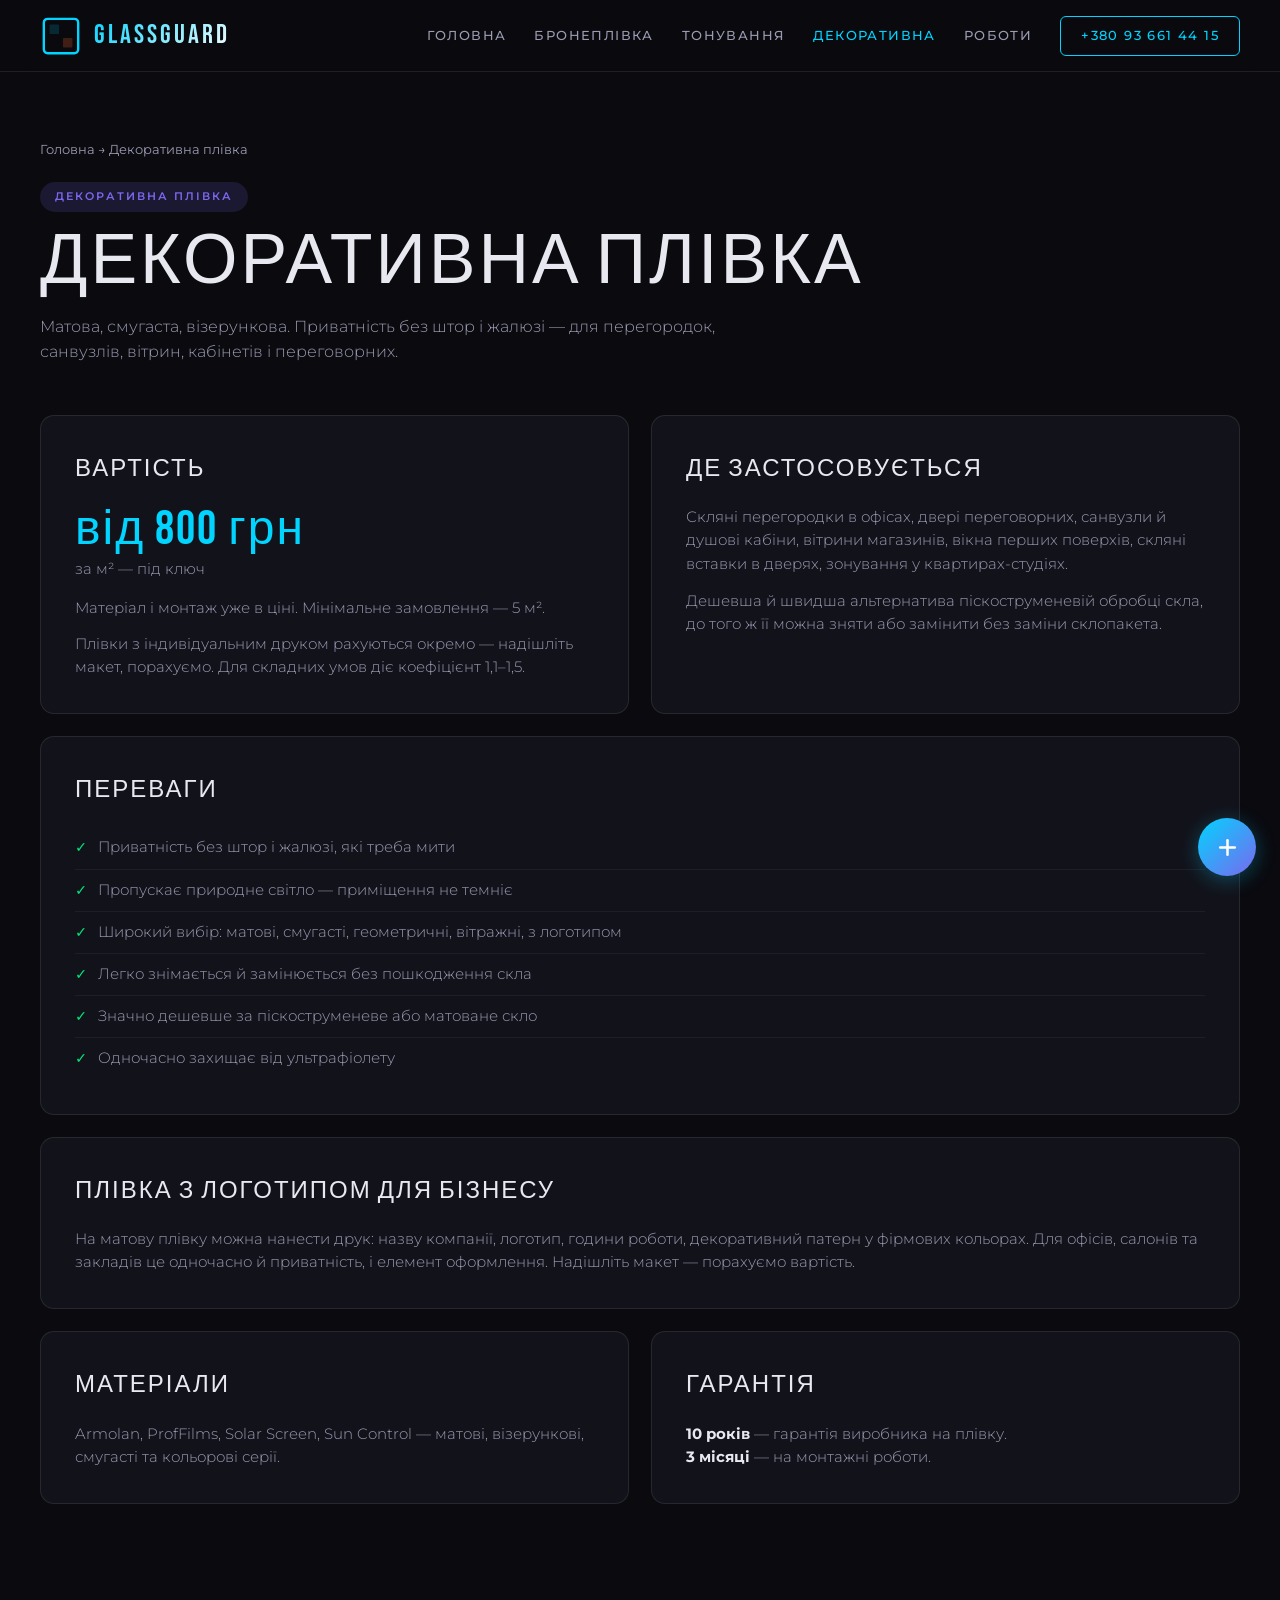
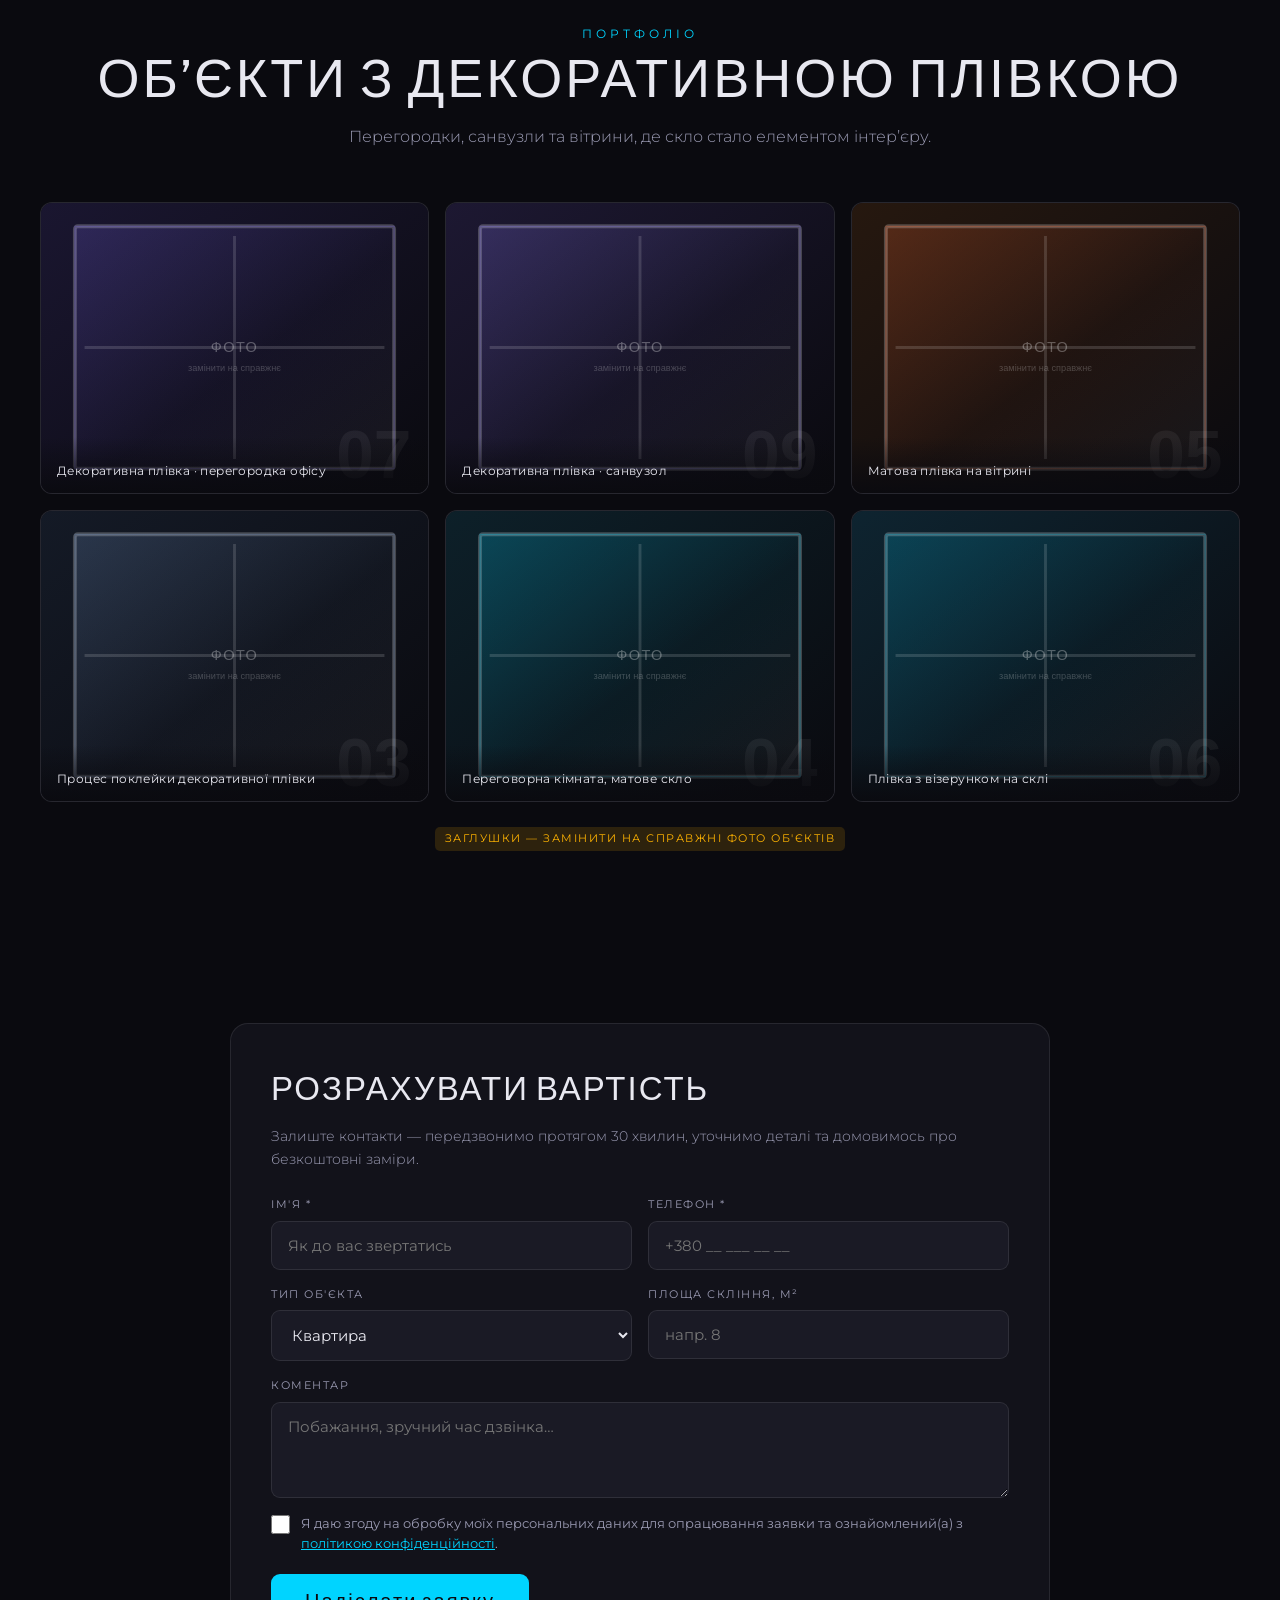
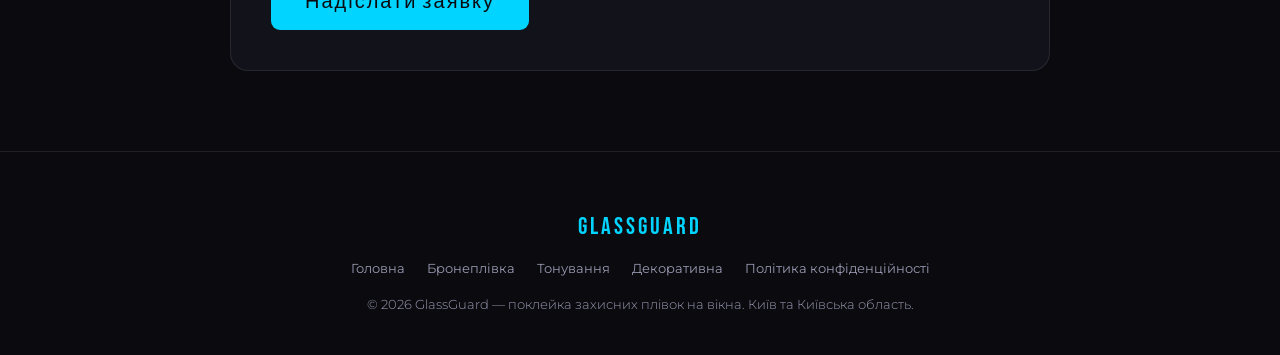
<file: dekoratyvna.html>
<!DOCTYPE html>
<html lang="uk">
<head>
<meta charset="UTF-8">
<meta name="viewport" content="width=device-width, initial-scale=1">
<title>Декоративна плівка на скло Київ — від 800 грн/м² | GlassGuard</title>
<meta name="description" content="Декоративна плівка на скло — від 800 грн/м² під ключ. Матова, смугаста, візерункова. Київ та область, безкоштовний виїзд на заміри.">
<link rel="canonical" href="https://ЗАМІНІТЬ-ДОМЕН.com.ua/dekoratyvna.html">
<meta property="og:type" content="article">
<meta property="og:locale" content="uk_UA">
<meta property="og:site_name" content="GlassGuard">
<meta property="og:title" content="Декоративна плівка на скло Київ — від 800 грн/м² | GlassGuard">
<meta property="og:description" content="Декоративна плівка на скло — від 800 грн/м² під ключ. Матова, смугаста, візерункова. Київ та область, безкоштовний виїзд на заміри.">
<meta property="og:image" content="https://ЗАМІНІТЬ-ДОМЕН.com.ua/assets/og-cover.jpg">
<meta name="theme-color" content="#0a0a0f">
<link rel="icon" href="assets/favicon.svg" type="image/svg+xml">
<link rel="preconnect" href="https://fonts.googleapis.com">
<link rel="preconnect" href="https://fonts.gstatic.com" crossorigin>
<link href="https://fonts.googleapis.com/css2?family=Bebas+Neue&family=Montserrat:wght@300;400;500;600;700&display=swap" rel="stylesheet">
<link rel="stylesheet" href="assets/style.css">
<script type="application/ld+json">
{
  "@context":"https://schema.org","@type":"Service",
  "name":"Поклейка декоративної плівки на скло","serviceType":"Поклейка декоративної плівки на скло",
  "provider":{"@type":"LocalBusiness","name":"GlassGuard","telephone":"+380000000000"},
  "areaServed":[{"@type":"City","name":"Київ"},{"@type":"AdministrativeArea","name":"Київська область"}]
}
</script>
</head>
<body>
<a class="skip-link" href="#main">Перейти до вмісту</a>

<!-- ================= ШАПКА ================= -->
<nav class="site-nav">
  <a class="logo" href="index.html" aria-label="GlassGuard — на головну">
    <span class="logo-icon" aria-hidden="true">
      <svg viewBox="0 0 44 44" fill="none" xmlns="http://www.w3.org/2000/svg">
        <rect x="4" y="4" width="36" height="36" rx="4" stroke="url(#lg)" stroke-width="2.5"/>
        <line x1="22" y1="4" x2="22" y2="40" stroke="url(#lg)" stroke-width="1.5"/>
        <line x1="4" y1="22" x2="40" y2="22" stroke="url(#lg)" stroke-width="1.5"/>
        <rect x="10" y="10" width="10" height="10" rx="1" fill="rgba(0,212,255,.16)"/>
        <rect x="24" y="24" width="10" height="10" rx="1" fill="rgba(255,107,53,.22)"/>
        <defs><linearGradient id="lg" x1="4" y1="4" x2="40" y2="40">
          <stop offset="0%" stop-color="#00d4ff"/><stop offset="100%" stop-color="#ff6b35"/>
        </linearGradient></defs>
      </svg>
    </span>
    <span class="logo-text">GLASSGUARD</span>
  </a>

  <div class="nav-links">
    <a href="index.html">Головна</a>
    <a href="broneplivka.html">Бронеплівка</a>
    <a href="tonuvannya.html">Тонування</a>
    <a href="dekoratyvna.html" aria-current="page">Декоративна</a>
    <a href="#roboty">Роботи</a>
    <a class="nav-phone" href="tel:+380936614415">+380 93 661 44 15</a>
  </div>

  <a class="nav-call" href="tel:+380936614415" aria-label="Зателефонувати">
    <svg viewBox="0 0 24 24" fill="none" stroke="currentColor" stroke-width="2"><path d="M22 16.9v3a2 2 0 0 1-2.2 2 19.8 19.8 0 0 1-8.6-3.1 19.5 19.5 0 0 1-6-6A19.8 19.8 0 0 1 2.1 4.2 2 2 0 0 1 4.1 2h3a2 2 0 0 1 2 1.7c.1 1 .4 1.9.7 2.8a2 2 0 0 1-.5 2.1L8.1 9.9a16 16 0 0 0 6 6l1.3-1.2a2 2 0 0 1 2.1-.5c.9.3 1.8.6 2.8.7a2 2 0 0 1 1.7 2z"/></svg>
  </a>

  <button class="burger" id="burger" aria-expanded="false" aria-controls="mobileMenu" aria-label="Меню">
    <span></span><span></span><span></span>
  </button>
</nav>

<div class="mobile-menu" id="mobileMenu">
  <a href="index.html">Головна</a>
  <a href="broneplivka.html">Бронеплівка</a>
  <a href="tonuvannya.html">Тонування</a>
  <a href="dekoratyvna.html">Декоративна</a>
  <a href="#roboty">Роботи</a>
  <a class="mm-phone" href="tel:+380936614415">+380 93 661 44 15</a>
</div>

<main id="main">

<header class="page-head">
  <p class="crumbs"><a href="index.html">Головна</a> → Декоративна плівка</p>
  <span class="tag tag-decor">Декоративна плівка</span>
  <h1>ДЕКОРАТИВНА ПЛІВКА</h1>
  <p class="sub">Матова, смугаста, візерункова. Приватність без штор і жалюзі — для перегородок, санвузлів, вітрин, кабінетів і переговорних.</p>
</header>

<div class="cards">

  <div class="card">
    <h2>ВАРТІСТЬ</h2>
    <div class="price">від 800 грн</div>
    <p class="price-unit">за м² — під ключ</p>
    <p style="margin-top:16px">Матеріал і монтаж уже в ціні. Мінімальне замовлення — 5 м².</p>
    <p style="margin-top:12px">Плівки з індивідуальним друком рахуються окремо — надішліть макет, порахуємо. Для складних умов діє коефіцієнт 1,1–1,5.</p>
  </div>

  <div class="card">
    <h2>ДЕ ЗАСТОСОВУЄТЬСЯ</h2>
    <p>Скляні перегородки в офісах, двері переговорних, санвузли й душові кабіни, вітрини магазинів, вікна перших поверхів, скляні вставки в дверях, зонування у квартирах-студіях.</p>
    <p style="margin-top:14px">Дешевша й швидша альтернатива піскоструменевій обробці скла, до того ж її можна зняти або замінити без заміни склопакета.</p>
  </div>

  <div class="card full">
    <h2>ПЕРЕВАГИ</h2>
    <ul>
      <li>Приватність без штор і жалюзі, які треба мити</li>
      <li>Пропускає природне світло — приміщення не темніє</li>
      <li>Широкий вибір: матові, смугасті, геометричні, вітражні, з логотипом</li>
      <li>Легко знімається й замінюється без пошкодження скла</li>
      <li>Значно дешевше за піскоструменеве або матоване скло</li>
      <li>Одночасно захищає від ультрафіолету</li>
    </ul>
  </div>

  <div class="card full">
    <h2>ПЛІВКА З ЛОГОТИПОМ ДЛЯ БІЗНЕСУ</h2>
    <p>На матову плівку можна нанести друк: назву компанії, логотип, години роботи, декоративний патерн у фірмових кольорах. Для офісів, салонів та закладів це одночасно й приватність, і елемент оформлення. Надішліть макет — порахуємо вартість.</p>
  </div>

  <div class="card">
    <h2>МАТЕРІАЛИ</h2>
    <p>Armolan, ProfFilms, Solar Screen, Sun Control — матові, візерункові, смугасті та кольорові серії.</p>
  </div>

  <div class="card">
    <h2>ГАРАНТІЯ</h2>
    <p><strong style="color:var(--text)">10 років</strong> — гарантія виробника на плівку.<br><strong style="color:var(--text)">3 місяці</strong> — на монтажні роботи.</p>
  </div>

</div>

<!-- ================= ГАЛЕРЕЯ =================
     ЯК ЗАМІНИТИ ФОТО: покладіть файл у папку assets/foto/ і змініть src=""
     та текст в alt і <figcaption>. Alt читає Google — пишіть по суті.
-->
<section class="wrap" id="roboty">
  <p class="eyebrow">Портфоліо</p>
  <h2 class="h2">ОБ’ЄКТИ З ДЕКОРАТИВНОЮ ПЛІВКОЮ</h2>
  <p class="lead">Перегородки, санвузли та вітрини, де скло стало елементом інтер’єру.</p>
  <div class="gallery">
    <figure class="gal-item"><img src="assets/foto/07.svg" alt="Декоративна плівка · перегородка офісу" loading="lazy" width="800" height="600"><figcaption class="gal-cap">Декоративна плівка · перегородка офісу</figcaption></figure>
    <figure class="gal-item"><img src="assets/foto/09.svg" alt="Декоративна плівка · санвузол" loading="lazy" width="800" height="600"><figcaption class="gal-cap">Декоративна плівка · санвузол</figcaption></figure>
    <figure class="gal-item"><img src="assets/foto/05.svg" alt="Матова плівка на вітрині" loading="lazy" width="800" height="600"><figcaption class="gal-cap">Матова плівка на вітрині</figcaption></figure>
    <figure class="gal-item"><img src="assets/foto/03.svg" alt="Процес поклейки декоративної плівки" loading="lazy" width="800" height="600"><figcaption class="gal-cap">Процес поклейки декоративної плівки</figcaption></figure>
    <figure class="gal-item"><img src="assets/foto/04.svg" alt="Переговорна кімната, матове скло" loading="lazy" width="800" height="600"><figcaption class="gal-cap">Переговорна кімната, матове скло</figcaption></figure>
    <figure class="gal-item"><img src="assets/foto/06.svg" alt="Плівка з візерунком на склі" loading="lazy" width="800" height="600"><figcaption class="gal-cap">Плівка з візерунком на склі</figcaption></figure>
  </div>
  <p class="gal-note"><span class="placeholder-tag">Заглушки — замінити на справжні фото об'єктів</span></p>
</section>

<section class="wrap" id="zayavka">
  <div class="form-card">
    <h2>РОЗРАХУВАТИ ВАРТІСТЬ</h2>
    <p>Залиште контакти — передзвонимо протягом 30 хвилин, уточнимо деталі та домовимось про безкоштовні заміри.</p>
    <form class="lead-form" data-page="Декоративна плівка" novalidate>
      <input type="checkbox" name="botcheck" class="hp" tabindex="-1" autocomplete="off" aria-hidden="true">
      <input type="hidden" name="service" value="Декоративна плівка">
      <div class="form-row">
        <div class="field">
          <label for="f-name">Ім'я *</label>
          <input id="f-name" name="name" type="text" autocomplete="name" placeholder="Як до вас звертатись" required>
        </div>
        <div class="field">
          <label for="f-phone">Телефон *</label>
          <input id="f-phone" name="phone" type="tel" autocomplete="tel" placeholder="+380 __ ___ __ __" required>
        </div>
      </div>
      <div class="form-row">
        <div class="field">
          <label for="f-object">Тип об'єкта</label>
          <select id="f-object" name="object"><option>Квартира</option><option>Офіс</option><option>Магазин / вітрина</option><option>Ресторан / кафе</option><option>Салон</option><option>Інше</option></select>
        </div>
        <div class="field">
          <label for="f-area">Площа скління, м²</label>
          <input id="f-area" name="volume" type="text" placeholder="напр. 8">
        </div>
      </div>
      <div class="form-row">
        <div class="field full">
          <label for="f-msg">Коментар</label>
          <textarea id="f-msg" name="comment" placeholder="Побажання, зручний час дзвінка…"></textarea>
        </div>
      </div>
      <label class="consent">
        <input type="checkbox" name="consent" required>
        <span>Я даю згоду на обробку моїх персональних даних для опрацювання заявки та ознайомлений(а) з <a href="polityka.html">політикою конфіденційності</a>.</span>
      </label>
      <button class="btn btn-primary" type="submit">Надіслати заявку</button>
    </form>
  </div>
</section>

</main>

<!-- ================= ПІДВАЛ ================= -->
<footer>
  <div class="footer-logo">GLASSGUARD</div>
  <nav class="footer-nav" aria-label="Підвал">
    <a href="index.html">Головна</a>
    <a href="broneplivka.html">Бронеплівка</a>
    <a href="tonuvannya.html">Тонування</a>
    <a href="dekoratyvna.html">Декоративна</a>
    <a href="polityka.html">Політика конфіденційності</a>
  </nav>
  <p class="footer-text">© 2026 GlassGuard — поклейка захисних плівок на вікна. Київ та Київська область.</p>
</footer>

<!-- ================= ПЛАВАЮЧІ КНОПКИ ================= -->
<div class="float">
  <div class="float-opts" id="floatOpts">
    <a class="float-opt" href="tel:+380936614415"><em>Зателефонувати</em>
      <span class="float-ico ico-tel"><svg viewBox="0 0 24 24" fill="none" stroke="currentColor" stroke-width="2"><path d="M22 16.9v3a2 2 0 0 1-2.2 2 19.8 19.8 0 0 1-8.6-3.1 19.5 19.5 0 0 1-6-6A19.8 19.8 0 0 1 2.1 4.2 2 2 0 0 1 4.1 2h3a2 2 0 0 1 2 1.7c.1 1 .4 1.9.7 2.8a2 2 0 0 1-.5 2.1L8.1 9.9a16 16 0 0 0 6 6l1.3-1.2a2 2 0 0 1 2.1-.5c.9.3 1.8.6 2.8.7a2 2 0 0 1 1.7 2z"/></svg></span>
    </a>
    <a class="float-opt" href="https://t.me/+380936614415" target="_blank" rel="noopener"><em>Telegram</em>
      <span class="float-ico ico-tg"><svg viewBox="0 0 24 24" fill="currentColor"><path d="M21.9 4.3 18.9 19c-.2 1-.8 1.2-1.7.8l-4.6-3.4-2.2 2.1c-.3.3-.5.5-1 .5l.3-4.7 8.5-7.7c.4-.3-.1-.5-.6-.2L7.1 13 2.6 11.6c-1-.3-1-1 .2-1.5l18-6.9c.8-.3 1.5.2 1.1 1.1z"/></svg></span>
    </a>
    <a class="float-opt" href="viber://chat?number=%2B380936614415"><em>Viber</em>
      <span class="float-ico ico-vb"><svg viewBox="0 0 24 24" fill="currentColor"><path d="M12 2C6.9 2 3 5.3 3 9.8c0 2.4 1.2 4.5 3.1 5.9v3.6l3.2-1.8c.9.2 1.8.3 2.7.3 5.1 0 9-3.3 9-7.9S17.1 2 12 2z"/></svg></span>
    </a>
  </div>
  <button class="float-main" id="floatMain" aria-expanded="false" aria-controls="floatOpts" aria-label="Способи зв'язку">
    <svg viewBox="0 0 24 24" fill="none" stroke="currentColor" stroke-width="2.4" stroke-linecap="round"><line x1="12" y1="5" x2="12" y2="19"/><line x1="5" y1="12" x2="19" y2="12"/></svg>
  </button>
</div>

<script src="assets/site.js"></script>
</body>
</html>
</file>
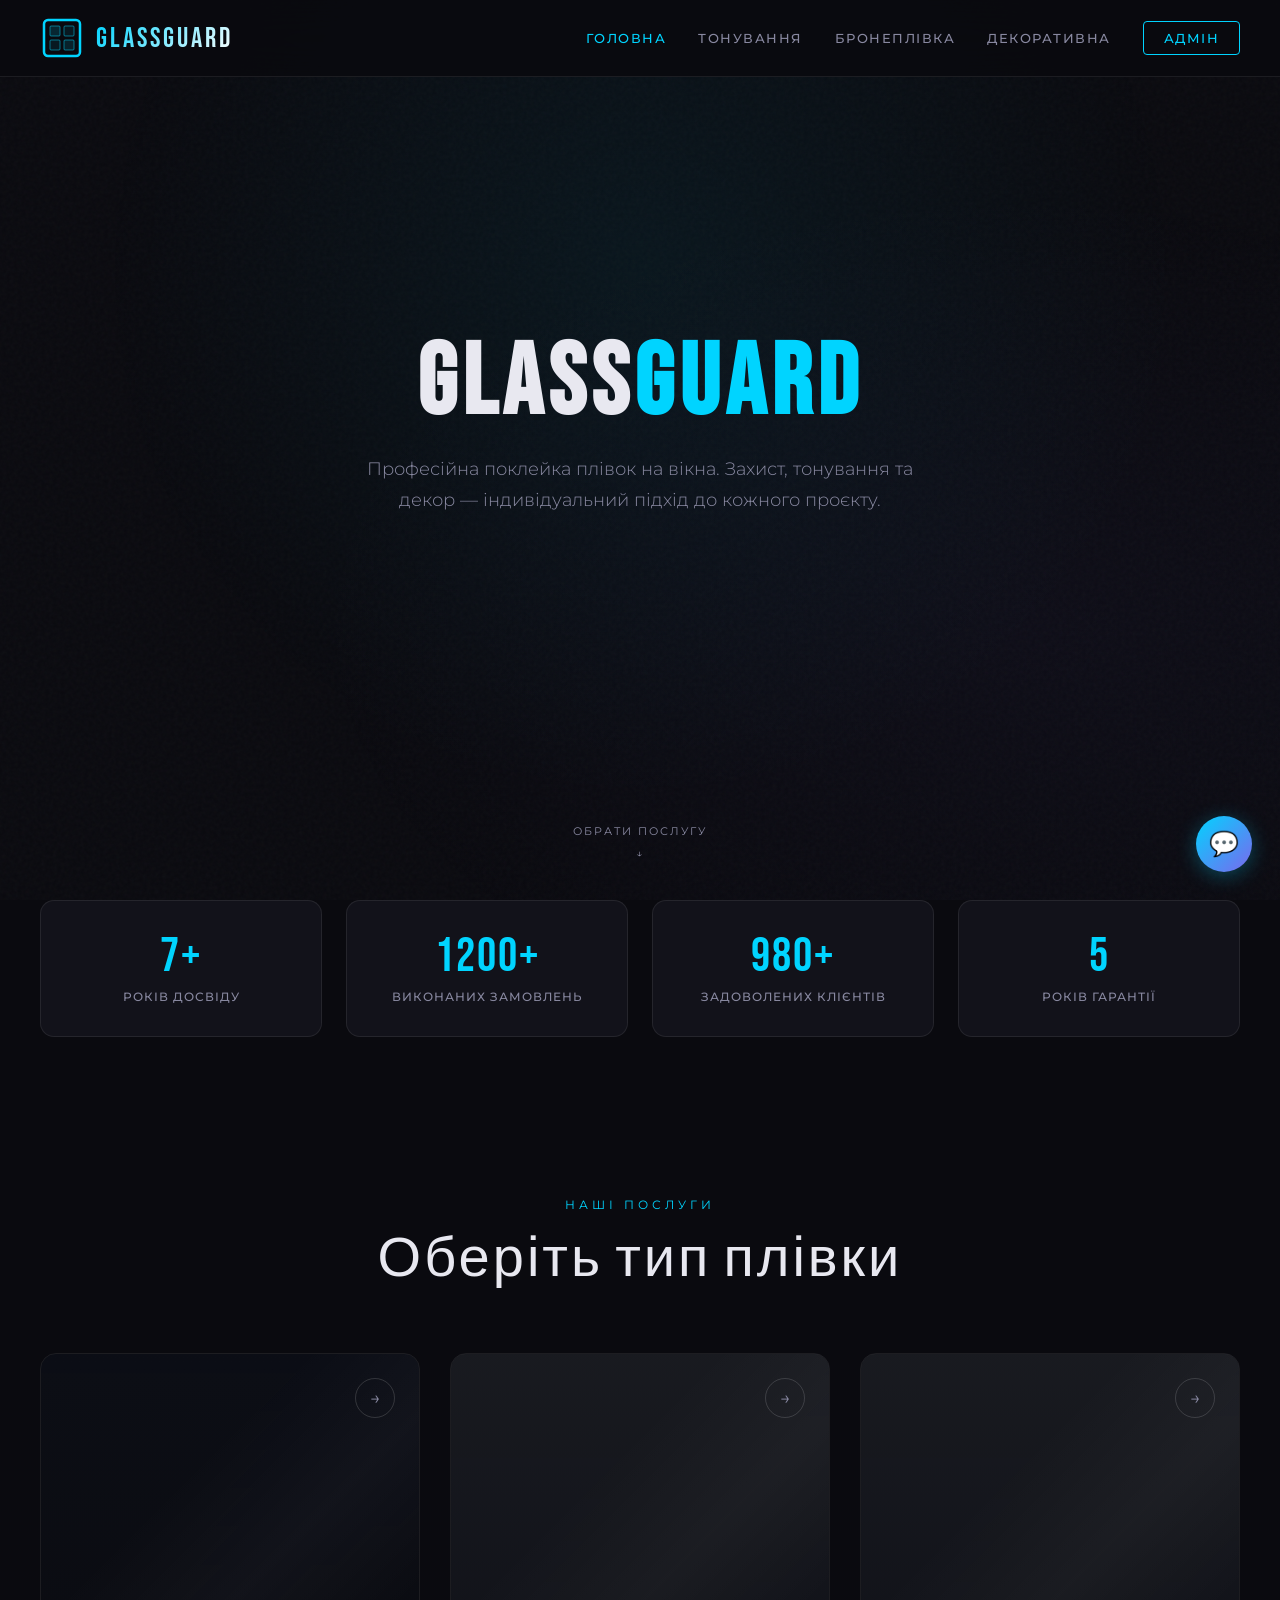
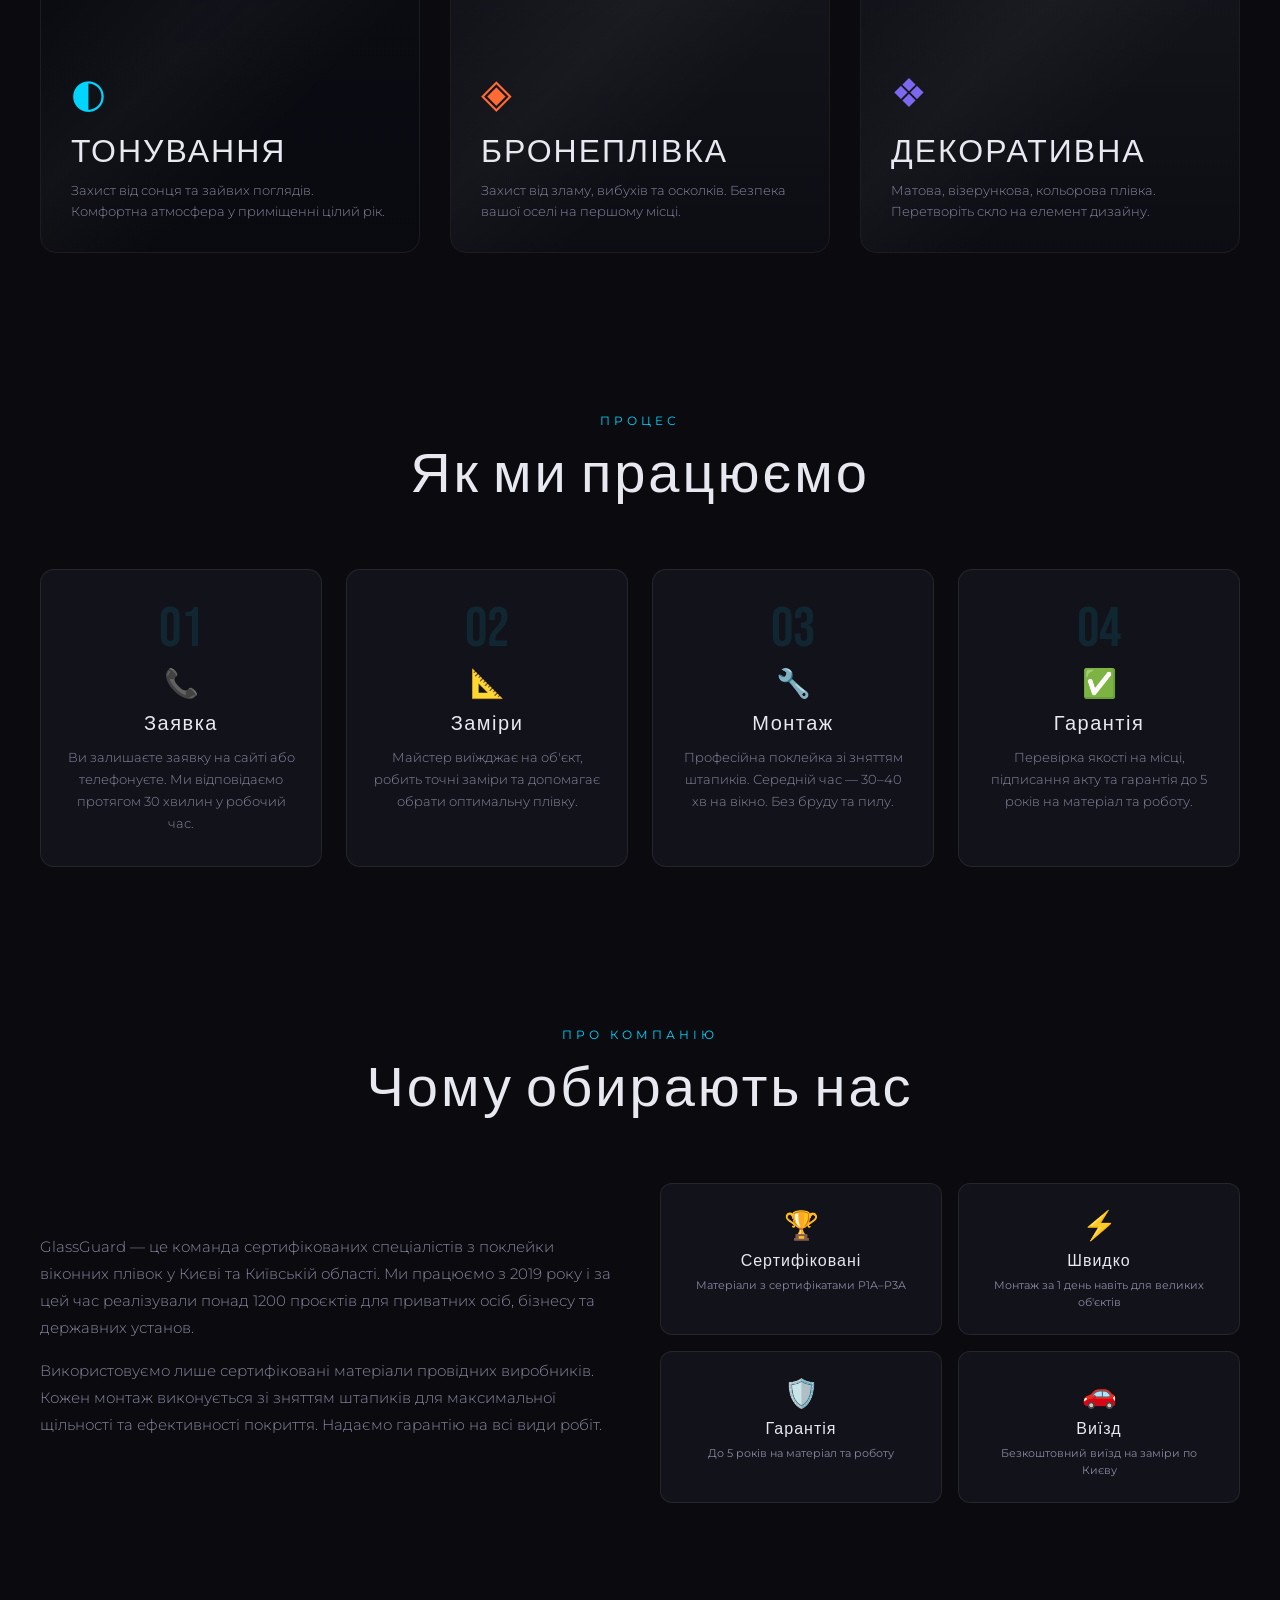
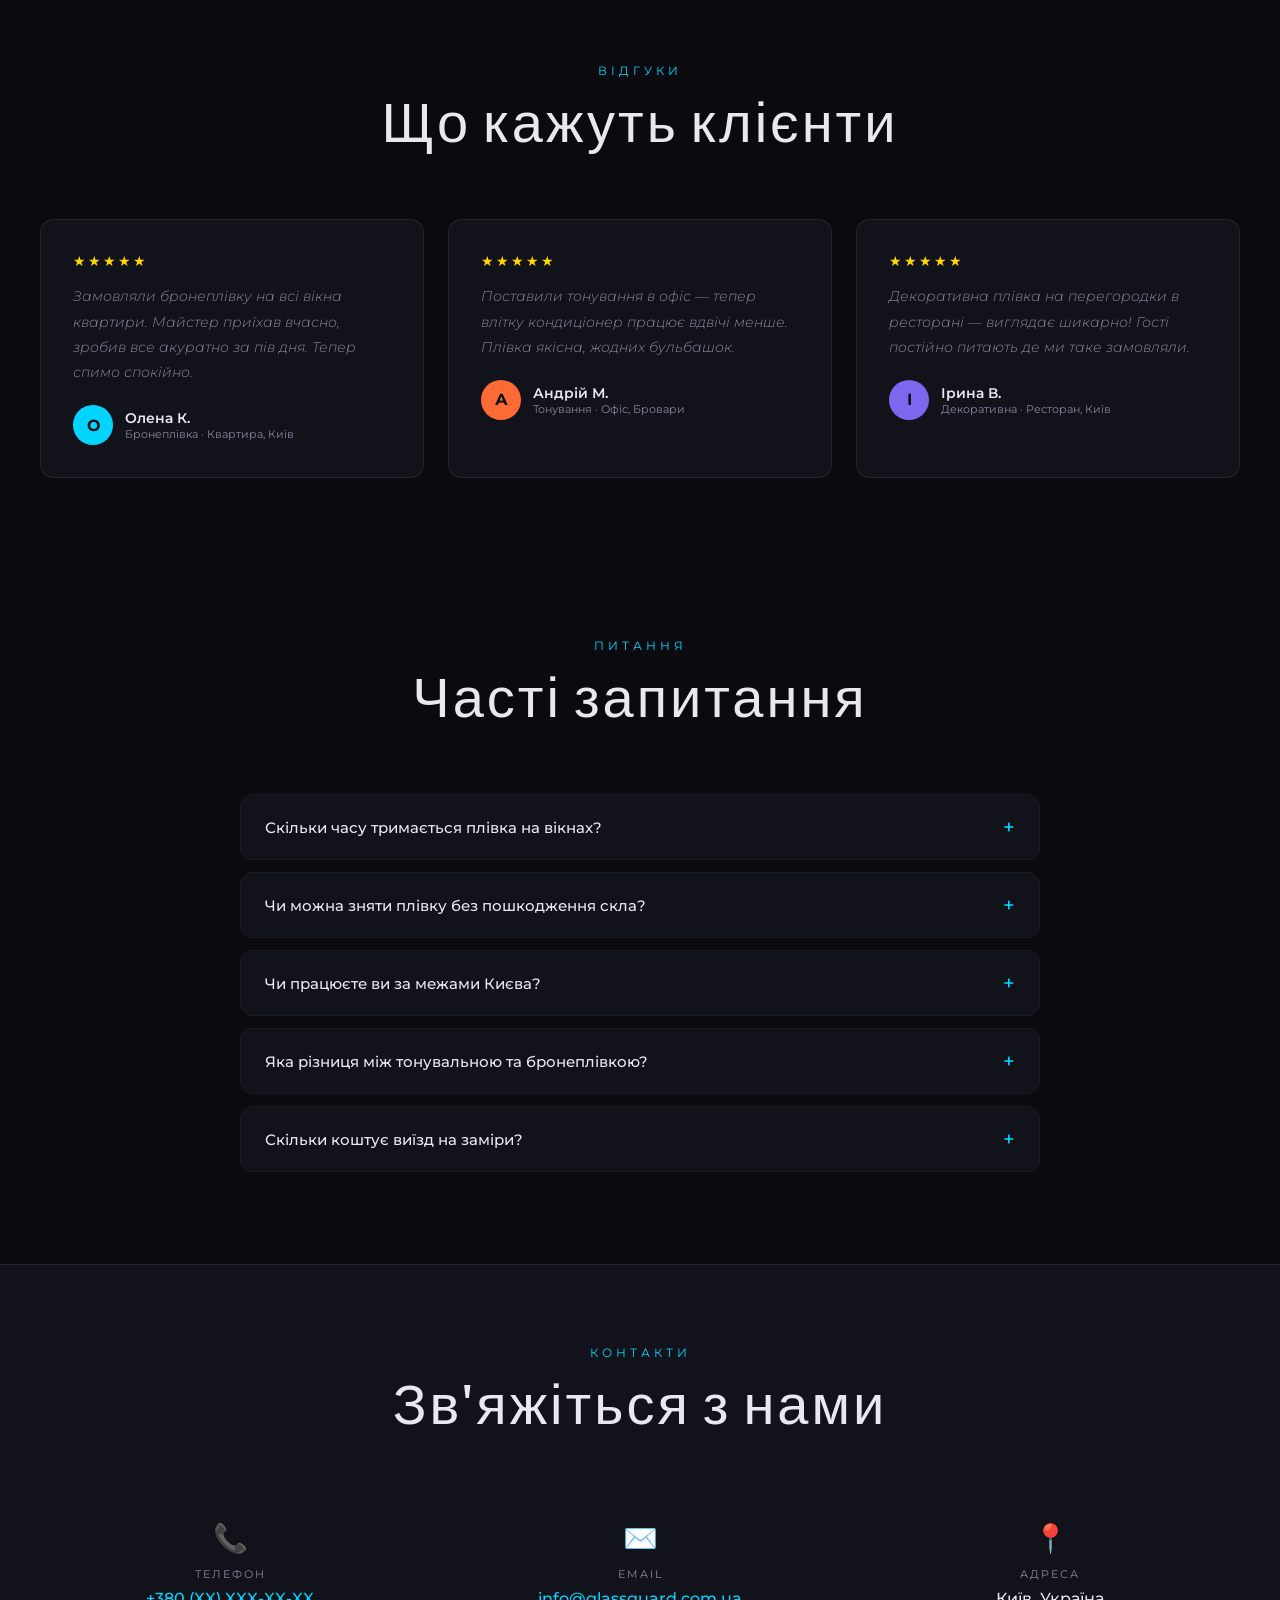
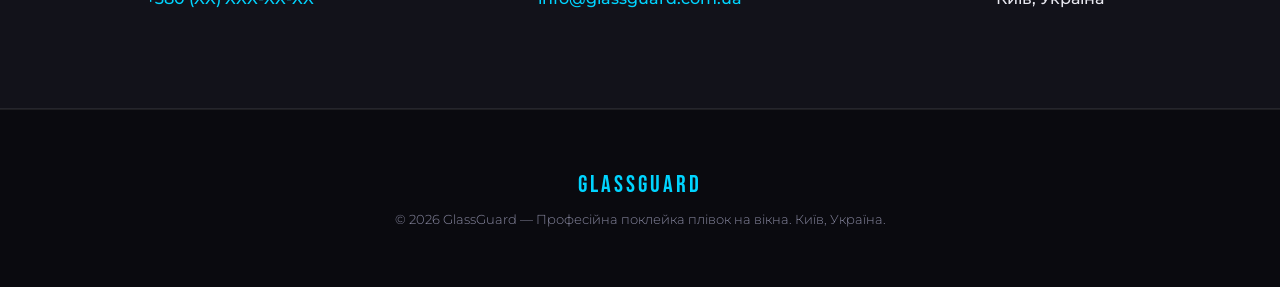
<file: glassguard-website.html>
<!DOCTYPE html>
<html lang="uk">
<head>
<meta charset="UTF-8">
<meta name="viewport" content="width=device-width, initial-scale=1.0">
<title>GlassGuard — Захист та стиль для ваших вікон</title>
<link href="https://fonts.googleapis.com/css2?family=Bebas+Neue&family=Montserrat:wght@300;400;500;600;700&display=swap" rel="stylesheet">
<style>
:root{--bg-deep:#0a0a0f;--bg-card:#12121a;--bg-surface:#1a1a25;--accent:#00d4ff;--accent-glow:rgba(0,212,255,0.15);--accent2:#ff6b35;--accent3:#7b68ee;--text:#e8e8f0;--text-dim:#8888a0;--glass-border:rgba(255,255,255,0.08);--success:#00e676;--danger:#ff4757;}
*{margin:0;padding:0;box-sizing:border-box;}html{scroll-behavior:smooth;}
body{font-family:'Montserrat',sans-serif;background:var(--bg-deep);color:var(--text);overflow-x:hidden;}
body::before{content:'';position:fixed;inset:0;background-image:url("data:image/svg+xml,%3Csvg viewBox='0 0 256 256' xmlns='http://www.w3.org/2000/svg'%3E%3Cfilter id='n'%3E%3CfeTurbulence type='fractalNoise' baseFrequency='0.9' numOctaves='4' stitchTiles='stitch'/%3E%3C/filter%3E%3Crect width='100%25' height='100%25' filter='url(%23n)' opacity='0.03'/%3E%3C/svg%3E");pointer-events:none;z-index:0;}
.page{display:none;min-height:100vh;position:relative;z-index:1;}.page.active{display:block;}

/* NAV */
nav{position:fixed;top:0;left:0;right:0;z-index:1000;padding:16px 40px;display:flex;justify-content:space-between;align-items:center;background:rgba(10,10,15,0.85);backdrop-filter:blur(20px);border-bottom:1px solid var(--glass-border);transition:all .3s;}
nav.scrolled{padding:10px 40px;background:rgba(10,10,15,0.95);}
.logo{display:flex;align-items:center;gap:12px;cursor:pointer;text-decoration:none;}
.logo-icon{width:44px;height:44px;}.logo-icon svg{width:100%;height:100%;}
.logo-text{font-family:'Bebas Neue',sans-serif;font-size:28px;letter-spacing:3px;background:linear-gradient(135deg,var(--accent),#fff);-webkit-background-clip:text;-webkit-text-fill-color:transparent;}
.nav-links{display:flex;gap:32px;align-items:center;}
.nav-links a{color:var(--text-dim);text-decoration:none;font-size:13px;font-weight:500;letter-spacing:1.5px;text-transform:uppercase;transition:color .3s;cursor:pointer;}
.nav-links a:hover,.nav-links a.active{color:var(--accent);}
.nav-links .admin-btn{padding:8px 20px;border:1px solid var(--accent);border-radius:4px;color:var(--accent);transition:all .3s;}
.nav-links .admin-btn:hover{background:var(--accent);color:var(--bg-deep);}
.burger{display:none;flex-direction:column;gap:5px;cursor:pointer;padding:8px;z-index:1001;background:none;border:none;}
.burger span{display:block;width:26px;height:2px;background:var(--text);border-radius:2px;transition:all .35s cubic-bezier(.25,.46,.45,.94);transform-origin:center;}
.burger.open span:nth-child(1){transform:translateY(7px) rotate(45deg);}.burger.open span:nth-child(2){opacity:0;transform:scaleX(0);}.burger.open span:nth-child(3){transform:translateY(-7px) rotate(-45deg);}
.mobile-menu{display:none;position:fixed;inset:0;background:rgba(10,10,15,0.97);backdrop-filter:blur(30px);z-index:999;flex-direction:column;justify-content:center;align-items:center;gap:8px;opacity:0;transition:opacity .35s;}
.mobile-menu.open{display:flex;opacity:1;}
.mobile-menu a{color:var(--text-dim);text-decoration:none;font-family:'Bebas Neue',sans-serif;font-size:36px;letter-spacing:4px;padding:14px 20px;transition:color .3s;cursor:pointer;}
.mobile-menu a:active{color:var(--accent);}
.mobile-menu .mm-admin{margin-top:20px;font-family:'Montserrat',sans-serif;font-size:14px;letter-spacing:2px;text-transform:uppercase;padding:12px 32px;border:1px solid var(--accent);border-radius:6px;color:var(--accent);}

/* HERO */
.hero{height:100vh;display:flex;flex-direction:column;justify-content:center;align-items:center;text-align:center;padding:0 20px;position:relative;overflow:hidden;}
.hero-bg{position:absolute;inset:0;background:radial-gradient(ellipse at 50% 30%,rgba(0,212,255,0.06) 0%,transparent 60%),radial-gradient(ellipse at 80% 70%,rgba(123,104,238,0.04) 0%,transparent 50%);}
.hero h1{font-family:'Bebas Neue',sans-serif;font-size:clamp(48px,8vw,100px);letter-spacing:6px;line-height:1;margin-bottom:20px;}
.hero h1 span{color:var(--accent);}
.hero p{font-size:18px;color:var(--text-dim);max-width:600px;font-weight:300;margin-bottom:50px;line-height:1.7;}
.scroll-indicator{position:absolute;bottom:40px;display:flex;flex-direction:column;align-items:center;gap:8px;color:var(--text-dim);font-size:11px;letter-spacing:2px;text-transform:uppercase;animation:float 2s ease-in-out infinite;}
@keyframes float{0%,100%{transform:translateY(0);}50%{transform:translateY(8px);}}

/* SECTIONS */
.section-wrap{padding:80px 40px;max-width:1400px;margin:0 auto;}
.section-label{font-size:12px;letter-spacing:4px;text-transform:uppercase;color:var(--accent);text-align:center;margin-bottom:12px;}
.section-title{font-family:'Bebas Neue',sans-serif;font-size:clamp(36px,5vw,56px);text-align:center;letter-spacing:3px;margin-bottom:60px;}

/* WINDOWS */
.windows-grid{display:grid;grid-template-columns:repeat(3,1fr);gap:30px;}
.window-card{position:relative;height:500px;border-radius:16px;overflow:hidden;cursor:pointer;border:1px solid var(--glass-border);transition:transform .4s cubic-bezier(.25,.46,.45,.94),border-color .4s;}
.window-card:hover{transform:translateY(-8px);border-color:rgba(255,255,255,0.15);}
.window-frame{position:absolute;inset:0;display:flex;flex-direction:column;justify-content:flex-end;padding:30px;z-index:2;}
.glass-pane{position:absolute;inset:0;background:linear-gradient(180deg,rgba(200,220,240,0.08) 0%,rgba(100,140,180,0.03) 100%);transition:all .6s cubic-bezier(.25,.46,.45,.94);}
.glass-pane::before{content:'';position:absolute;top:-50%;left:-50%;width:200%;height:200%;background:linear-gradient(135deg,transparent 40%,rgba(255,255,255,0.03) 50%,transparent 60%);transition:all .6s;}
.card-tint .glass-pane{background:linear-gradient(180deg,rgba(30,50,80,0.1) 0%,rgba(10,20,40,0.05) 100%);}
.card-tint:hover .glass-pane{background:rgba(5,10,20,0.75);}
.card-tint .card-icon{color:var(--accent);}
.card-armor .crack-overlay{position:absolute;inset:0;opacity:0;transition:opacity .5s;z-index:1;}
.card-armor:hover .crack-overlay{opacity:1;}.card-armor .card-icon{color:var(--accent2);}
.card-decor .stripe-overlay{position:absolute;inset:0;opacity:0;transition:opacity .6s;z-index:1;background:repeating-linear-gradient(90deg,transparent 0px,transparent 18px,rgba(123,104,238,0.12) 18px,rgba(123,104,238,0.12) 22px);}
.card-decor:hover .stripe-overlay{opacity:1;}.card-decor .card-icon{color:var(--accent3);}
.card-content{position:relative;z-index:3;}
.card-icon{font-size:40px;margin-bottom:16px;display:block;}
.card-title{font-family:'Bebas Neue',sans-serif;font-size:32px;letter-spacing:2px;margin-bottom:8px;}
.card-subtitle{font-size:13px;color:var(--text-dim);font-weight:300;line-height:1.6;}
.card-arrow{position:absolute;top:24px;right:24px;width:40px;height:40px;border-radius:50%;border:1px solid rgba(255,255,255,0.15);display:flex;align-items:center;justify-content:center;color:var(--text-dim);font-size:18px;transition:all .3s;z-index:3;}
.window-card:hover .card-arrow{border-color:var(--accent);color:var(--accent);transform:rotate(-45deg);}

/* STATS */
.stats-bar{display:grid;grid-template-columns:repeat(4,1fr);gap:24px;padding:0 40px 80px;max-width:1400px;margin:0 auto;}
.stat-item{text-align:center;padding:32px 16px;background:var(--bg-card);border:1px solid var(--glass-border);border-radius:14px;transition:border-color .3s;}
.stat-item:hover{border-color:rgba(255,255,255,0.12);}
.stat-num{font-family:'Bebas Neue',sans-serif;font-size:48px;letter-spacing:2px;color:var(--accent);line-height:1;margin-bottom:8px;}
.stat-label{font-size:12px;color:var(--text-dim);letter-spacing:1px;text-transform:uppercase;font-weight:500;}

/* STEPS */
.steps-grid{display:grid;grid-template-columns:repeat(4,1fr);gap:24px;}
.step-card{background:var(--bg-card);border:1px solid var(--glass-border);border-radius:14px;padding:32px 24px;text-align:center;transition:border-color .3s;}
.step-card:hover{border-color:rgba(255,255,255,0.12);}
.step-num{font-family:'Bebas Neue',sans-serif;font-size:56px;color:rgba(0,212,255,0.1);line-height:1;margin-bottom:8px;}
.step-icon{font-size:28px;margin-bottom:12px;display:block;}
.step-title{font-family:'Bebas Neue',sans-serif;font-size:20px;letter-spacing:1.5px;margin-bottom:10px;}
.step-text{font-size:13px;color:var(--text-dim);line-height:1.7;font-weight:300;}

/* ABOUT */
.about-grid{display:grid;grid-template-columns:1fr 1fr;gap:40px;align-items:center;}
.about-text p{color:var(--text-dim);font-size:15px;line-height:1.8;font-weight:300;margin-bottom:16px;}
.about-visual{display:grid;grid-template-columns:1fr 1fr;gap:16px;}
.about-box{background:var(--bg-card);border:1px solid var(--glass-border);border-radius:12px;padding:24px;text-align:center;transition:border-color .3s;}
.about-box:hover{border-color:rgba(255,255,255,0.12);}
.about-box-icon{font-size:28px;margin-bottom:10px;display:block;}
.about-box-title{font-family:'Bebas Neue',sans-serif;font-size:16px;letter-spacing:1px;margin-bottom:6px;}
.about-box-text{font-size:11px;color:var(--text-dim);line-height:1.5;}

/* REVIEWS */
.reviews-grid{display:grid;grid-template-columns:repeat(3,1fr);gap:24px;}
.review-card{background:var(--bg-card);border:1px solid var(--glass-border);border-radius:14px;padding:32px;transition:border-color .3s;}
.review-card:hover{border-color:rgba(255,255,255,0.12);}
.review-stars{color:#ffd700;font-size:14px;margin-bottom:14px;letter-spacing:2px;}
.review-text{font-size:14px;color:var(--text-dim);line-height:1.8;font-weight:300;font-style:italic;margin-bottom:20px;}
.review-author{display:flex;align-items:center;gap:12px;}
.review-avatar{width:40px;height:40px;border-radius:50%;display:flex;align-items:center;justify-content:center;font-size:16px;font-weight:700;color:var(--bg-deep);}
.review-name{font-size:14px;font-weight:600;}
.review-meta{font-size:11px;color:var(--text-dim);}

/* FAQ */
.faq-list{max-width:800px;margin:0 auto;}
.faq-item{border:1px solid var(--glass-border);border-radius:12px;margin-bottom:12px;overflow:hidden;transition:border-color .3s;}
.faq-item:hover{border-color:rgba(255,255,255,0.12);}
.faq-q{padding:20px 24px;cursor:pointer;display:flex;justify-content:space-between;align-items:center;font-size:15px;font-weight:500;transition:background .3s;background:var(--bg-card);}
.faq-q:hover{background:var(--bg-surface);}
.faq-toggle{font-size:20px;color:var(--accent);transition:transform .3s;flex-shrink:0;margin-left:16px;}
.faq-item.open .faq-toggle{transform:rotate(45deg);}
.faq-a{max-height:0;overflow:hidden;transition:max-height .4s cubic-bezier(.25,.46,.45,.94),padding .3s;padding:0 24px;background:var(--bg-card);}
.faq-item.open .faq-a{max-height:300px;padding:0 24px 20px;}
.faq-a p{font-size:14px;color:var(--text-dim);line-height:1.8;font-weight:300;}

/* CONTACTS */
.contact-section{background:var(--bg-card);border-top:1px solid var(--glass-border);border-bottom:1px solid var(--glass-border);}
.contact-grid{display:grid;grid-template-columns:repeat(3,1fr);gap:30px;}
.contact-item{text-align:center;padding:20px;}
.contact-item-icon{font-size:28px;margin-bottom:12px;display:block;}
.contact-item-label{font-size:11px;letter-spacing:2px;text-transform:uppercase;color:var(--text-dim);margin-bottom:8px;}
.contact-item-value{font-size:16px;font-weight:500;}.contact-item-value a{color:var(--accent);text-decoration:none;}

/* FLOAT */
.float-btn{position:fixed;bottom:28px;right:28px;z-index:998;display:flex;flex-direction:column;gap:10px;align-items:flex-end;}
.float-main{width:56px;height:56px;border-radius:50%;background:linear-gradient(135deg,var(--accent),var(--accent3));border:none;cursor:pointer;display:flex;align-items:center;justify-content:center;font-size:24px;color:#fff;box-shadow:0 4px 20px rgba(0,212,255,0.3);transition:transform .3s,box-shadow .3s;}
.float-main:hover{transform:scale(1.1);box-shadow:0 6px 30px rgba(0,212,255,0.4);}
.float-main.open{transform:rotate(45deg);}
.float-options{display:flex;flex-direction:column;gap:8px;align-items:flex-end;opacity:0;transform:translateY(10px);pointer-events:none;transition:all .3s;}
.float-options.open{opacity:1;transform:translateY(0);pointer-events:all;}
.float-opt{display:flex;align-items:center;gap:10px;text-decoration:none;}
.float-opt-label{background:var(--bg-card);border:1px solid var(--glass-border);padding:6px 14px;border-radius:8px;font-size:12px;color:var(--text);white-space:nowrap;}
.float-opt-icon{width:44px;height:44px;border-radius:50%;display:flex;align-items:center;justify-content:center;font-size:18px;color:#fff;flex-shrink:0;transition:transform .2s;}
.float-opt-icon:hover{transform:scale(1.1);}
.float-opt-icon.viber{background:#7360f2;}.float-opt-icon.telegram{background:#26a5e4;}.float-opt-icon.phone{background:var(--success);}

/* CATEGORY */
.category-page{padding-top:100px;}
.category-hero{padding:60px 40px 40px;max-width:1200px;margin:0 auto;}
.back-btn{display:inline-flex;align-items:center;gap:8px;color:var(--text-dim);font-size:13px;cursor:pointer;margin-bottom:30px;transition:color .3s;letter-spacing:1px;text-transform:uppercase;}.back-btn:hover{color:var(--accent);}
.category-badge{display:inline-block;padding:6px 16px;border-radius:20px;font-size:11px;letter-spacing:2px;text-transform:uppercase;margin-bottom:16px;font-weight:600;}
.badge-tint{background:rgba(0,212,255,0.12);color:var(--accent);}.badge-armor{background:rgba(255,107,53,0.12);color:var(--accent2);}.badge-decor{background:rgba(123,104,238,0.12);color:var(--accent3);}
.category-title{font-family:'Bebas Neue',sans-serif;font-size:clamp(40px,6vw,72px);letter-spacing:4px;margin-bottom:20px;line-height:1;}
.category-grid{display:grid;grid-template-columns:1fr 1fr;gap:30px;max-width:1200px;margin:0 auto;padding:0 40px 80px;}
.info-card{background:var(--bg-card);border:1px solid var(--glass-border);border-radius:16px;padding:40px;transition:border-color .3s;}.info-card:hover{border-color:rgba(255,255,255,0.12);}
.info-card h3{font-family:'Bebas Neue',sans-serif;font-size:24px;letter-spacing:2px;margin-bottom:20px;display:flex;align-items:center;gap:12px;}
.info-card p,.info-card li{color:var(--text-dim);font-size:14px;line-height:1.8;font-weight:300;}
.info-card ul{list-style:none;padding:0;}.info-card ul li{padding:8px 0;border-bottom:1px solid rgba(255,255,255,0.04);display:flex;align-items:center;gap:10px;}.info-card ul li:last-child{border-bottom:none;}.info-card ul li::before{content:'✓';color:var(--success);font-weight:700;}
.price-tag{font-family:'Bebas Neue',sans-serif;font-size:48px;color:var(--accent);letter-spacing:2px;}
.price-unit{font-size:14px;color:var(--text-dim);font-weight:300;}
.form-card{grid-column:1/-1;background:var(--bg-card);border:1px solid var(--glass-border);border-radius:16px;padding:40px;}
.form-card h3{font-family:'Bebas Neue',sans-serif;font-size:28px;letter-spacing:2px;margin-bottom:24px;}
.form-row{display:grid;grid-template-columns:1fr 1fr;gap:16px;margin-bottom:16px;}
.form-group{display:flex;flex-direction:column;gap:6px;}.form-group.full{grid-column:1/-1;}
.form-group label{font-size:11px;letter-spacing:1.5px;text-transform:uppercase;color:var(--text-dim);}
.form-group input,.form-group textarea,.form-group select{background:var(--bg-surface);border:1px solid var(--glass-border);border-radius:8px;padding:14px 16px;color:var(--text);font-family:'Montserrat',sans-serif;font-size:14px;transition:border-color .3s;outline:none;}
.form-group input:focus,.form-group textarea:focus,.form-group select:focus{border-color:var(--accent);}
.form-group textarea{resize:vertical;min-height:100px;}
.submit-btn{padding:16px 40px;background:var(--accent);color:var(--bg-deep);border:none;border-radius:8px;font-family:'Bebas Neue',sans-serif;font-size:18px;letter-spacing:2px;cursor:pointer;transition:all .3s;margin-top:8px;}.submit-btn:hover{background:#fff;transform:translateY(-2px);box-shadow:0 8px 30px rgba(0,212,255,0.2);}

/* ADMIN */
.admin-page{padding-top:100px;}
.admin-container{max-width:1200px;margin:0 auto;padding:40px;}
.admin-header{display:flex;justify-content:space-between;align-items:center;margin-bottom:40px;}
.admin-header h1{font-family:'Bebas Neue',sans-serif;font-size:42px;letter-spacing:3px;}
.admin-tabs{display:flex;gap:4px;background:var(--bg-card);border-radius:10px;padding:4px;border:1px solid var(--glass-border);margin-bottom:30px;flex-wrap:wrap;}
.admin-tab{padding:11px 18px;border-radius:8px;border:none;background:transparent;color:var(--text-dim);font-family:'Montserrat',sans-serif;font-size:12px;font-weight:500;cursor:pointer;transition:all .3s;letter-spacing:.5px;}
.admin-tab.active{background:var(--accent);color:var(--bg-deep);}
.admin-panel{display:none;}.admin-panel.active{display:block;}
.admin-card{background:var(--bg-card);border:1px solid var(--glass-border);border-radius:16px;padding:32px;margin-bottom:24px;}
.admin-card h3{font-family:'Bebas Neue',sans-serif;font-size:22px;letter-spacing:2px;margin-bottom:20px;color:var(--accent);}
.admin-row{display:grid;grid-template-columns:1fr 1fr;gap:16px;margin-bottom:16px;}
.admin-field{display:flex;flex-direction:column;gap:6px;}.admin-field.full{grid-column:1/-1;}
.admin-field label{font-size:11px;letter-spacing:1.5px;text-transform:uppercase;color:var(--text-dim);}
.admin-field input,.admin-field textarea,.admin-field select{background:var(--bg-surface);border:1px solid var(--glass-border);border-radius:8px;padding:12px 14px;color:var(--text);font-family:'Montserrat',sans-serif;font-size:14px;outline:none;transition:border-color .3s;}
.admin-field input:focus,.admin-field textarea:focus{border-color:var(--accent);}
.admin-field textarea{resize:vertical;min-height:80px;}
.save-btn{padding:14px 32px;background:var(--accent);color:var(--bg-deep);border:none;border-radius:8px;font-family:'Bebas Neue',sans-serif;font-size:16px;letter-spacing:2px;cursor:pointer;transition:all .3s;}.save-btn:hover{background:#fff;}
.save-msg{display:inline-block;margin-left:16px;color:var(--success);font-size:13px;opacity:0;transition:opacity .3s;}.save-msg.show{opacity:1;}
.requests-table{width:100%;border-collapse:collapse;}
.requests-table th{text-align:left;font-size:11px;letter-spacing:1.5px;text-transform:uppercase;color:var(--text-dim);padding:12px 16px;border-bottom:1px solid var(--glass-border);}
.requests-table td{padding:14px 16px;font-size:14px;border-bottom:1px solid rgba(255,255,255,0.03);color:var(--text-dim);}
.requests-table tr:hover td{color:var(--text);}
.status-badge{padding:4px 12px;border-radius:12px;font-size:11px;font-weight:600;}
.status-new{background:rgba(0,212,255,0.12);color:var(--accent);}.status-done{background:rgba(0,230,118,0.12);color:var(--success);}.status-pending{background:rgba(255,107,53,0.12);color:var(--accent2);}

footer{padding:60px 40px;border-top:1px solid var(--glass-border);text-align:center;}
.footer-logo{font-family:'Bebas Neue',sans-serif;font-size:24px;letter-spacing:3px;color:var(--accent);margin-bottom:12px;}
.footer-text{color:var(--text-dim);font-size:13px;font-weight:300;}

/* RESPONSIVE */
@media(max-width:1100px){.windows-grid{gap:20px;}.window-card{height:440px;}.steps-grid{grid-template-columns:1fr 1fr;}.stats-bar{grid-template-columns:repeat(2,1fr);}}
@media(max-width:900px){
  .windows-grid{grid-template-columns:1fr;max-width:500px;margin:0 auto;}.window-card{height:340px;}
  .category-grid,.form-row,.admin-row{grid-template-columns:1fr;}
  nav{padding:12px 20px;}.nav-links{display:none;}.burger{display:flex;}
  .hero p{font-size:16px;padding:0 10px;}
  .info-card,.form-card,.admin-card{padding:28px;}.price-tag{font-size:40px;}
  .requests-table{display:block;overflow-x:auto;-webkit-overflow-scrolling:touch;}
  .requests-table td,.requests-table th{padding:10px 12px;font-size:12px;white-space:nowrap;}
  .about-grid{grid-template-columns:1fr;}.reviews-grid{grid-template-columns:1fr;}
  .contact-grid{grid-template-columns:1fr;gap:0;}.steps-grid{grid-template-columns:1fr 1fr;}
  .stats-bar{grid-template-columns:1fr 1fr;gap:16px;padding:0 20px 60px;}.section-wrap{padding:60px 20px;}
}
@media(max-width:600px){
  nav{padding:10px 16px;}.logo-text{font-size:22px;letter-spacing:2px;}.logo-icon{width:36px;height:36px;}
  .hero{padding:0 16px;}.hero h1{font-size:48px;letter-spacing:2px;}.hero p{font-size:14px;margin-bottom:30px;}
  .section-wrap{padding:50px 16px;}.section-label{font-size:11px;}.section-title{font-size:32px;margin-bottom:30px;}
  .windows-grid{max-width:100%;}.window-card{height:300px;border-radius:12px;}
  .card-title{font-size:26px;}.card-subtitle{font-size:12px;}.card-icon{font-size:32px;margin-bottom:12px;}
  .card-arrow{width:34px;height:34px;top:16px;right:16px;}.window-frame{padding:20px;}
  .category-hero{padding:30px 16px 16px;}.category-title{font-size:36px;}
  .category-grid{padding:0 16px 50px;gap:16px;}
  .info-card{padding:24px;border-radius:12px;}.info-card h3{font-size:20px;}.info-card p,.info-card li{font-size:13px;}
  .price-tag{font-size:36px;}.form-card{padding:24px;border-radius:12px;}
  .form-group input,.form-group textarea,.form-group select{padding:12px 14px;font-size:16px;}
  .submit-btn{width:100%;font-size:16px;padding:14px;}
  .admin-container{padding:16px;}.admin-header{flex-direction:column;align-items:flex-start;gap:12px;}.admin-header h1{font-size:32px;}
  .admin-tabs{gap:2px;padding:3px;}.admin-tab{padding:9px 12px;font-size:11px;}
  .admin-card{padding:20px;border-radius:12px;}.admin-card h3{font-size:18px;}
  .admin-field input,.admin-field textarea,.admin-field select{font-size:16px;padding:10px 12px;}.admin-field label{font-size:10px;}.save-btn{width:100%;}
  footer{padding:40px 16px;}.footer-logo{font-size:20px;}.footer-text{font-size:11px;}
  .toast{bottom:16px;right:16px;left:16px;font-size:13px;text-align:center;padding:14px 20px;}
  .stats-bar{grid-template-columns:1fr 1fr;gap:12px;padding:0 16px 50px;}.stat-item{padding:24px 12px;}.stat-num{font-size:36px;}.stat-label{font-size:10px;}
  .steps-grid{grid-template-columns:1fr;}.step-card{padding:24px 20px;}
  .about-visual{gap:12px;}.faq-q{font-size:14px;padding:16px 18px;}.faq-a p{font-size:13px;}
  .float-btn{bottom:20px;right:16px;}.float-main{width:50px;height:50px;font-size:20px;}.float-opt-icon{width:40px;height:40px;font-size:16px;}
}
@media(max-width:380px){.hero h1{font-size:38px;}.window-card{height:260px;}.card-title{font-size:22px;}.category-title{font-size:28px;}.price-tag{font-size:30px;}.mobile-menu a{font-size:28px;}.stat-num{font-size:30px;}}
@media(hover:none)and(pointer:coarse){.card-tint .glass-pane{background:rgba(5,10,20,0.4);}.card-armor .crack-overlay{opacity:.6;}.card-decor .stripe-overlay{opacity:.5;}.nav-links a,.back-btn,.submit-btn,.save-btn,.admin-tab,.faq-q{min-height:44px;display:inline-flex;align-items:center;}}
@keyframes fadeInUp{from{opacity:0;transform:translateY(30px);}to{opacity:1;transform:translateY(0);}}
.animate-in{animation:fadeInUp .7s cubic-bezier(.25,.46,.45,.94) forwards;}
.delay-1{animation-delay:.1s;opacity:0;}.delay-2{animation-delay:.2s;opacity:0;}.delay-3{animation-delay:.3s;opacity:0;}
.toast{position:fixed;bottom:30px;right:30px;padding:16px 28px;background:var(--bg-card);border:1px solid var(--success);border-radius:10px;color:var(--success);font-size:14px;z-index:9999;transform:translateY(100px);opacity:0;transition:all .4s cubic-bezier(.25,.46,.45,.94);}.toast.show{transform:translateY(0);opacity:1;}
</style>
</head>
<body>
<nav id="mainNav">
  <div class="logo" onclick="navigate('home')"><div class="logo-icon"><svg viewBox="0 0 44 44" fill="none" xmlns="http://www.w3.org/2000/svg"><rect x="4" y="4" width="36" height="36" rx="4" stroke="url(#lg)" stroke-width="2.5" fill="none"/><line x1="22" y1="4" x2="22" y2="40" stroke="url(#lg)" stroke-width="1.5"/><line x1="4" y1="22" x2="40" y2="22" stroke="url(#lg)" stroke-width="1.5"/><rect x="10" y="10" width="10" height="10" rx="1" fill="rgba(0,212,255,0.15)" stroke="var(--accent)" stroke-width=".5"/><rect x="24" y="10" width="10" height="10" rx="1" fill="rgba(0,212,255,0.08)" stroke="var(--accent)" stroke-width=".5"/><rect x="10" y="24" width="10" height="10" rx="1" fill="rgba(0,212,255,0.08)" stroke="var(--accent)" stroke-width=".5"/><rect x="24" y="24" width="10" height="10" rx="1" fill="rgba(0,212,255,0.12)" stroke="var(--accent)" stroke-width=".5"/><defs><linearGradient id="lg" x1="4" y1="4" x2="40" y2="40"><stop offset="0%" stop-color="#00d4ff"/><stop offset="100%" stop-color="#7b68ee"/></linearGradient></defs></svg></div><span class="logo-text">GLASSGUARD</span></div>
  <div class="nav-links"><a onclick="navigate('home')" id="nav-home" class="active">Головна</a><a onclick="navigate('tint')" id="nav-tint">Тонування</a><a onclick="navigate('armor')" id="nav-armor">Бронеплівка</a><a onclick="navigate('decor')" id="nav-decor">Декоративна</a><a onclick="navigate('admin')" class="admin-btn" id="nav-admin">Адмін</a></div>
  <button class="burger" id="burger" onclick="toggleMobile()"><span></span><span></span><span></span></button>
</nav>
<div class="mobile-menu" id="mobileMenu"><a onclick="mobileNav('home')">Головна</a><a onclick="mobileNav('tint')">Тонування</a><a onclick="mobileNav('armor')">Бронеплівка</a><a onclick="mobileNav('decor')">Декоративна</a><a onclick="mobileNav('admin')" class="mm-admin">Адмін панель</a></div>

<!-- HOME -->
<div class="page active" id="page-home">
  <section class="hero"><div class="hero-bg"></div><h1 class="animate-in">GLASS<span>GUARD</span></h1><p class="animate-in delay-1">Професійна поклейка плівок на вікна. Захист, тонування та декор — індивідуальний підхід до кожного проєкту.</p><div class="scroll-indicator"><span>Обрати послугу</span><span>↓</span></div></section>

  <div class="stats-bar"><div class="stat-item"><div class="stat-num" id="stat-years">7+</div><div class="stat-label">Років досвіду</div></div><div class="stat-item"><div class="stat-num" id="stat-orders">1200+</div><div class="stat-label">Виконаних замовлень</div></div><div class="stat-item"><div class="stat-num" id="stat-clients">980+</div><div class="stat-label">Задоволених клієнтів</div></div><div class="stat-item"><div class="stat-num" id="stat-guarantee">5</div><div class="stat-label">Років гарантії</div></div></div>

  <section class="section-wrap" id="services"><div class="section-label">Наші послуги</div><div class="section-title">Оберіть тип плівки</div>
    <div class="windows-grid">
      <div class="window-card card-tint animate-in delay-1" onclick="navigate('tint')"><div class="glass-pane"></div><div class="card-arrow">→</div><div class="window-frame"><div class="card-content"><span class="card-icon">◐</span><div class="card-title" id="home-tint-title">ТОНУВАННЯ</div><div class="card-subtitle" id="home-tint-desc">Захист від сонця та зайвих поглядів. Комфортна атмосфера у приміщенні цілий рік.</div></div></div></div>
      <div class="window-card card-armor animate-in delay-2" onclick="navigate('armor')"><div class="glass-pane"></div><div class="crack-overlay"><svg width="100%" height="100%" viewBox="0 0 400 500" xmlns="http://www.w3.org/2000/svg"><g stroke="rgba(255,255,255,0.25)" stroke-width="1.2" fill="none"><line x1="200" y1="200" x2="150" y2="120"/><line x1="200" y1="200" x2="280" y2="140"/><line x1="200" y1="200" x2="130" y2="260"/><line x1="200" y1="200" x2="290" y2="280"/><line x1="200" y1="200" x2="180" y2="310"/><line x1="200" y1="200" x2="240" y2="130"/><line x1="200" y1="200" x2="140" y2="190"/><line x1="200" y1="200" x2="260" y2="230"/><line x1="200" y1="200" x2="220" y2="300"/><line x1="200" y1="200" x2="160" y2="160"/><line x1="150" y1="120" x2="110" y2="70"/><line x1="150" y1="120" x2="100" y2="140"/><line x1="280" y1="140" x2="330" y2="90"/><line x1="280" y1="140" x2="320" y2="170"/><line x1="130" y1="260" x2="80" y2="300"/><line x1="130" y1="260" x2="90" y2="230"/><line x1="290" y1="280" x2="340" y2="330"/><line x1="290" y1="280" x2="330" y2="260"/><line x1="180" y1="310" x2="160" y2="380"/><line x1="220" y1="300" x2="250" y2="370"/><line x1="240" y1="130" x2="260" y2="80"/><line x1="160" y1="160" x2="120" y2="100"/></g><circle cx="200" cy="200" r="6" fill="rgba(255,255,255,0.15)"/><circle cx="200" cy="200" r="18" stroke="rgba(255,255,255,0.1)" stroke-width=".8" fill="none"/></svg></div><div class="card-arrow">→</div><div class="window-frame"><div class="card-content"><span class="card-icon">◈</span><div class="card-title" id="home-armor-title">БРОНЕПЛІВКА</div><div class="card-subtitle" id="home-armor-desc">Захист від зламу, вибухів та осколків. Безпека вашої оселі на першому місці.</div></div></div></div>
      <div class="window-card card-decor animate-in delay-3" onclick="navigate('decor')"><div class="glass-pane"></div><div class="stripe-overlay"></div><div class="card-arrow">→</div><div class="window-frame"><div class="card-content"><span class="card-icon">❖</span><div class="card-title" id="home-decor-title">ДЕКОРАТИВНА</div><div class="card-subtitle" id="home-decor-desc">Матова, візерункова, кольорова плівка. Перетворіть скло на елемент дизайну.</div></div></div></div>
    </div>
  </section>

  <section class="section-wrap"><div class="section-label">Процес</div><div class="section-title">Як ми працюємо</div>
    <div class="steps-grid">
      <div class="step-card"><div class="step-num">01</div><div class="step-icon">📞</div><div class="step-title" id="step1-title">Заявка</div><div class="step-text" id="step1-text">Ви залишаєте заявку на сайті або телефонуєте. Ми відповідаємо протягом 30 хвилин у робочий час.</div></div>
      <div class="step-card"><div class="step-num">02</div><div class="step-icon">📐</div><div class="step-title" id="step2-title">Заміри</div><div class="step-text" id="step2-text">Майстер виїжджає на об'єкт, робить точні заміри та допомагає обрати оптимальну плівку.</div></div>
      <div class="step-card"><div class="step-num">03</div><div class="step-icon">🔧</div><div class="step-title" id="step3-title">Монтаж</div><div class="step-text" id="step3-text">Професійна поклейка зі зняттям штапиків. Середній час — 30–40 хв на вікно. Без бруду та пилу.</div></div>
      <div class="step-card"><div class="step-num">04</div><div class="step-icon">✅</div><div class="step-title" id="step4-title">Гарантія</div><div class="step-text" id="step4-text">Перевірка якості на місці, підписання акту та гарантія до 5 років на матеріал та роботу.</div></div>
    </div>
  </section>

  <section class="section-wrap"><div class="section-label">Про компанію</div><div class="section-title">Чому обирають нас</div>
    <div class="about-grid">
      <div class="about-text"><p id="about-text-1">GlassGuard — це команда сертифікованих спеціалістів з поклейки віконних плівок у Києві та Київській області. Ми працюємо з 2019 року і за цей час реалізували понад 1200 проєктів для приватних осіб, бізнесу та державних установ.</p><p id="about-text-2">Використовуємо лише сертифіковані матеріали провідних виробників. Кожен монтаж виконується зі зняттям штапиків для максимальної щільності та ефективності покриття. Надаємо гарантію на всі види робіт.</p></div>
      <div class="about-visual"><div class="about-box"><span class="about-box-icon">🏆</span><div class="about-box-title">Сертифіковані</div><div class="about-box-text">Матеріали з сертифікатами P1A–P3A</div></div><div class="about-box"><span class="about-box-icon">⚡</span><div class="about-box-title">Швидко</div><div class="about-box-text">Монтаж за 1 день навіть для великих об'єктів</div></div><div class="about-box"><span class="about-box-icon">🛡️</span><div class="about-box-title">Гарантія</div><div class="about-box-text">До 5 років на матеріал та роботу</div></div><div class="about-box"><span class="about-box-icon">🚗</span><div class="about-box-title">Виїзд</div><div class="about-box-text">Безкоштовний виїзд на заміри по Києву</div></div></div>
    </div>
  </section>

  <section class="section-wrap"><div class="section-label">Відгуки</div><div class="section-title">Що кажуть клієнти</div>
    <div class="reviews-grid">
      <div class="review-card"><div class="review-stars">★★★★★</div><div class="review-text" id="review1-text">Замовляли бронеплівку на всі вікна квартири. Майстер приїхав вчасно, зробив все акуратно за пів дня. Тепер спимо спокійно.</div><div class="review-author"><div class="review-avatar" style="background:var(--accent)">О</div><div><div class="review-name" id="review1-name">Олена К.</div><div class="review-meta" id="review1-meta">Бронеплівка · Квартира, Київ</div></div></div></div>
      <div class="review-card"><div class="review-stars">★★★★★</div><div class="review-text" id="review2-text">Поставили тонування в офіс — тепер влітку кондиціонер працює вдвічі менше. Плівка якісна, жодних бульбашок.</div><div class="review-author"><div class="review-avatar" style="background:var(--accent2)">А</div><div><div class="review-name" id="review2-name">Андрій М.</div><div class="review-meta" id="review2-meta">Тонування · Офіс, Бровари</div></div></div></div>
      <div class="review-card"><div class="review-stars">★★★★★</div><div class="review-text" id="review3-text">Декоративна плівка на перегородки в ресторані — виглядає шикарно! Гості постійно питають де ми таке замовляли.</div><div class="review-author"><div class="review-avatar" style="background:var(--accent3)">І</div><div><div class="review-name" id="review3-name">Ірина В.</div><div class="review-meta" id="review3-meta">Декоративна · Ресторан, Київ</div></div></div></div>
    </div>
  </section>

  <section class="section-wrap"><div class="section-label">Питання</div><div class="section-title">Часті запитання</div>
    <div class="faq-list">
      <div class="faq-item" onclick="toggleFaq(this)"><div class="faq-q"><span id="faq1-q">Скільки часу тримається плівка на вікнах?</span><span class="faq-toggle">+</span></div><div class="faq-a"><p id="faq1-a">Якісна плівка тримається від 10 до 25 років. Бронеплівка має необмежений термін служби. Гарантія до 5 років на монтаж.</p></div></div>
      <div class="faq-item" onclick="toggleFaq(this)"><div class="faq-q"><span id="faq2-q">Чи можна зняти плівку без пошкодження скла?</span><span class="faq-toggle">+</span></div><div class="faq-a"><p id="faq2-a">Так, плівка знімається без пошкоджень. Ми також надаємо послугу демонтажу старої плівки.</p></div></div>
      <div class="faq-item" onclick="toggleFaq(this)"><div class="faq-q"><span id="faq3-q">Чи працюєте ви за межами Києва?</span><span class="faq-toggle">+</span></div><div class="faq-a"><p id="faq3-a">Так, ми працюємо по всій Київській області. Для великих замовлень виїжджаємо в будь-яке місто України.</p></div></div>
      <div class="faq-item" onclick="toggleFaq(this)"><div class="faq-q"><span id="faq4-q">Яка різниця між тонувальною та бронеплівкою?</span><span class="faq-toggle">+</span></div><div class="faq-a"><p id="faq4-a">Тонувальна — захист від сонця та приватність. Бронеплівка — фізичний захист від ударів та зламу. Можна комбінувати.</p></div></div>
      <div class="faq-item" onclick="toggleFaq(this)"><div class="faq-q"><span id="faq5-q">Скільки коштує виїзд на заміри?</span><span class="faq-toggle">+</span></div><div class="faq-a"><p id="faq5-a">Виїзд на заміри по Києву — безкоштовний. За межі міста — включається у фінальну ціну при замовленні.</p></div></div>
    </div>
  </section>

  <section class="contact-section"><div class="section-wrap"><div class="section-label">Контакти</div><div class="section-title">Зв'яжіться з нами</div>
    <div class="contact-grid"><div class="contact-item"><span class="contact-item-icon">📞</span><div class="contact-item-label">Телефон</div><div class="contact-item-value"><a href="tel:+380000000000" id="contact-phone-link">+380 (XX) XXX-XX-XX</a></div></div><div class="contact-item"><span class="contact-item-icon">✉️</span><div class="contact-item-label">Email</div><div class="contact-item-value"><a href="mailto:info@glassguard.com.ua" id="contact-email-link">info@glassguard.com.ua</a></div></div><div class="contact-item"><span class="contact-item-icon">📍</span><div class="contact-item-label">Адреса</div><div class="contact-item-value" id="contact-address-text">Київ, Україна</div></div></div>
  </div></section>

  <footer><div class="footer-logo">GLASSGUARD</div><div class="footer-text">© 2026 GlassGuard — Професійна поклейка плівок на вікна. Київ, Україна.</div></footer>
</div>

<!-- TINT -->
<div class="page category-page" id="page-tint"><div class="category-hero"><div class="back-btn" onclick="navigate('home')">← Повернутися</div><span class="category-badge badge-tint">Тонувальна плівка</span><div class="category-title" id="cat-tint-title">ТОНУВАННЯ ВІКОН</div></div>
  <div class="category-grid"><div class="info-card"><h3><span class="ic">💰</span> Вартість</h3><div class="price-tag" id="cat-tint-price">від 270 грн</div><div class="price-unit">за м² (матеріал + монтаж)</div><p style="margin-top:16px" id="cat-tint-price-note">Фінальна ціна залежить від типу плівки, площі скління та складності монтажу.</p></div><div class="info-card"><h3><span class="ic">📋</span> Опис послуги</h3><p id="cat-tint-desc">Тонувальна плівка знижує проникнення сонячного світла на 50–85%, захищає від ультрафіолету на 99% та зменшує нагрів приміщення. Термін служби — від 10 років.</p></div><div class="info-card" style="grid-column:1/-1;"><h3><span class="ic">✅</span> Переваги</h3><ul id="cat-tint-benefits"><li>Зниження температури в приміщенні на 5–10°C влітку</li><li>Блокування 99% ультрафіолетового випромінювання</li><li>Захист меблів та текстилю від вигорання</li><li>Приватність — зовні скло стає дзеркальним вдень</li><li>Економія електроенергії на кондиціонуванні</li><li>Естетичний зовнішній вигляд фасаду</li></ul></div>
    <div class="form-card"><h3>📩 Залишити заявку</h3><div class="form-row"><div class="form-group"><label>Ім'я</label><input type="text" placeholder="Ваше ім'я" class="contact-name"></div><div class="form-group"><label>Телефон</label><input type="tel" placeholder="+380..." class="contact-phone"></div></div><div class="form-row"><div class="form-group"><label>Тип об'єкту</label><select class="contact-type"><option>Квартира</option><option>Приватний будинок</option><option>Офіс</option><option>Інше</option></select></div><div class="form-group"><label>Площа скління (м²)</label><input type="text" placeholder="~10" class="contact-area"></div></div><div class="form-row"><div class="form-group full"><label>Коментар</label><textarea placeholder="Опишіть ваш запит..." class="contact-msg"></textarea></div></div><button class="submit-btn" onclick="submitForm('tint')">Надіслати заявку</button></div>
  </div><footer><div class="footer-logo">GLASSGUARD</div><div class="footer-text">© 2026 GlassGuard</div></footer></div>

<!-- ARMOR -->
<div class="page category-page" id="page-armor"><div class="category-hero"><div class="back-btn" onclick="navigate('home')">← Повернутися</div><span class="category-badge badge-armor">Бронеплівка</span><div class="category-title" id="cat-armor-title">БРОНЕПЛІВКА НА ВІКНА</div></div>
  <div class="category-grid"><div class="info-card"><h3><span class="ic">💰</span> Вартість</h3><div class="price-tag" id="cat-armor-price">від 450 грн</div><div class="price-unit">за м² (матеріал + монтаж)</div><p style="margin-top:16px" id="cat-armor-price-note">Ціна залежить від товщини плівки (100–300 мкм) та класу захисту.</p></div><div class="info-card"><h3><span class="ic">📋</span> Опис послуги</h3><p id="cat-armor-desc">Бронеплівка — ударостійке полімерне покриття 100–300 мкм. Запобігає розльоту осколків при вибуху, ускладнює злом. Класи захисту P1A–P3A.</p></div><div class="info-card" style="grid-column:1/-1;"><h3><span class="ic">✅</span> Переваги</h3><ul id="cat-armor-benefits"><li>Захист від осколків при вибухах та ударних хвилях</li><li>Запобігання несанкціонованому проникненню</li><li>Блокування до 99% ультрафіолету</li><li>Зниження рівня шуму з вулиці</li><li>Прозорість — не змінює вигляд вікна</li><li>Необмежений термін служби</li></ul></div>
    <div class="form-card"><h3>📩 Залишити заявку</h3><div class="form-row"><div class="form-group"><label>Ім'я</label><input type="text" placeholder="Ваше ім'я" class="contact-name"></div><div class="form-group"><label>Телефон</label><input type="tel" placeholder="+380..." class="contact-phone"></div></div><div class="form-row"><div class="form-group"><label>Тип об'єкту</label><select class="contact-type"><option>Квартира</option><option>Приватний будинок</option><option>Офіс</option><option>Магазин / Банк</option><option>Інше</option></select></div><div class="form-group"><label>Кількість вікон</label><input type="text" placeholder="~5" class="contact-area"></div></div><div class="form-row"><div class="form-group full"><label>Коментар</label><textarea placeholder="Опишіть ваш запит..." class="contact-msg"></textarea></div></div><button class="submit-btn" onclick="submitForm('armor')">Надіслати заявку</button></div>
  </div><footer><div class="footer-logo">GLASSGUARD</div><div class="footer-text">© 2026 GlassGuard</div></footer></div>

<!-- DECOR -->
<div class="page category-page" id="page-decor"><div class="category-hero"><div class="back-btn" onclick="navigate('home')">← Повернутися</div><span class="category-badge badge-decor">Декоративна плівка</span><div class="category-title" id="cat-decor-title">ДЕКОРАТИВНА ПЛІВКА</div></div>
  <div class="category-grid"><div class="info-card"><h3><span class="ic">💰</span> Вартість</h3><div class="price-tag" id="cat-decor-price">від 200 грн</div><div class="price-unit">за м² (матеріал + монтаж)</div><p style="margin-top:16px" id="cat-decor-price-note">Вартість залежить від типу візерунка та площі скління.</p></div><div class="info-card"><h3><span class="ic">📋</span> Опис послуги</h3><p id="cat-decor-desc">Декоративна плівка перетворює скло на елемент інтер'єру. Матові, візерункові, смугасті та кольорові варіанти. Легко замінюється без пошкодження скла.</p></div><div class="info-card" style="grid-column:1/-1;"><h3><span class="ic">✅</span> Переваги</h3><ul id="cat-decor-benefits"><li>Приватність без штор та жалюзі</li><li>Широкий вибір: матові, смугасті, геометричні, вітражні</li><li>Пропускає природне світло</li><li>Легке зняття та заміна</li><li>Доступна ціна порівняно з піскоструменевим склом</li><li>Захист від УФ-випромінювання</li></ul></div>
    <div class="form-card"><h3>📩 Залишити заявку</h3><div class="form-row"><div class="form-group"><label>Ім'я</label><input type="text" placeholder="Ваше ім'я" class="contact-name"></div><div class="form-group"><label>Телефон</label><input type="tel" placeholder="+380..." class="contact-phone"></div></div><div class="form-row"><div class="form-group"><label>Тип об'єкту</label><select class="contact-type"><option>Квартира</option><option>Офіс</option><option>Магазин / Вітрина</option><option>Ресторан / Кафе</option><option>Інше</option></select></div><div class="form-group"><label>Площа скління (м²)</label><input type="text" placeholder="~8" class="contact-area"></div></div><div class="form-row"><div class="form-group full"><label>Коментар</label><textarea placeholder="Опишіть бажаний стиль..." class="contact-msg"></textarea></div></div><button class="submit-btn" onclick="submitForm('decor')">Надіслати заявку</button></div>
  </div><footer><div class="footer-logo">GLASSGUARD</div><div class="footer-text">© 2026 GlassGuard</div></footer></div>

<!-- ADMIN -->
<div class="page admin-page" id="page-admin"><div class="admin-container">
  <div class="admin-header"><h1>Панель адміністратора</h1><div class="back-btn" onclick="navigate('home')">← На сайт</div></div>
  <div class="admin-tabs">
    <button class="admin-tab active" onclick="switchTab(this,'content')">Контент</button>
    <button class="admin-tab" onclick="switchTab(this,'prices')">Ціни</button>
    <button class="admin-tab" onclick="switchTab(this,'benefits')">Переваги</button>
    <button class="admin-tab" onclick="switchTab(this,'steps')">Як працюємо</button>
    <button class="admin-tab" onclick="switchTab(this,'about')">Про нас</button>
    <button class="admin-tab" onclick="switchTab(this,'reviews')">Відгуки</button>
    <button class="admin-tab" onclick="switchTab(this,'faq')">FAQ</button>
    <button class="admin-tab" onclick="switchTab(this,'stats')">Лічильники</button>
    <button class="admin-tab" onclick="switchTab(this,'company')">Компанія</button>
    <button class="admin-tab" onclick="switchTab(this,'requests')">Заявки</button>
  </div>

  <div class="admin-panel active" id="panel-content">
    <div class="admin-card"><h3>◐ Тонування</h3><div class="admin-row"><div class="admin-field"><label>Заголовок головної</label><input id="adm-tint-home-title" value="ТОНУВАННЯ"></div><div class="admin-field"><label>Підпис</label><input id="adm-tint-home-desc" value="Захист від сонця та зайвих поглядів. Комфортна атмосфера у приміщенні цілий рік."></div></div><div class="admin-row"><div class="admin-field full"><label>Заголовок сторінки</label><input id="adm-tint-cat-title" value="ТОНУВАННЯ ВІКОН"></div></div><div class="admin-row"><div class="admin-field full"><label>Опис</label><textarea id="adm-tint-desc">Тонувальна плівка знижує проникнення сонячного світла на 50–85%, захищає від ультрафіолету на 99% та зменшує нагрів приміщення. Термін служби — від 10 років.</textarea></div></div></div>
    <div class="admin-card"><h3>◈ Бронеплівка</h3><div class="admin-row"><div class="admin-field"><label>Заголовок головної</label><input id="adm-armor-home-title" value="БРОНЕПЛІВКА"></div><div class="admin-field"><label>Підпис</label><input id="adm-armor-home-desc" value="Захист від зламу, вибухів та осколків. Безпека вашої оселі на першому місці."></div></div><div class="admin-row"><div class="admin-field full"><label>Заголовок сторінки</label><input id="adm-armor-cat-title" value="БРОНЕПЛІВКА НА ВІКНА"></div></div><div class="admin-row"><div class="admin-field full"><label>Опис</label><textarea id="adm-armor-desc">Бронеплівка — ударостійке полімерне покриття 100–300 мкм. Запобігає розльоту осколків при вибуху, ускладнює злом. Класи захисту P1A–P3A.</textarea></div></div></div>
    <div class="admin-card"><h3>❖ Декоративна</h3><div class="admin-row"><div class="admin-field"><label>Заголовок головної</label><input id="adm-decor-home-title" value="ДЕКОРАТИВНА"></div><div class="admin-field"><label>Підпис</label><input id="adm-decor-home-desc" value="Матова, візерункова, кольорова плівка. Перетворіть скло на елемент дизайну."></div></div><div class="admin-row"><div class="admin-field full"><label>Заголовок сторінки</label><input id="adm-decor-cat-title" value="ДЕКОРАТИВНА ПЛІВКА"></div></div><div class="admin-row"><div class="admin-field full"><label>Опис</label><textarea id="adm-decor-desc">Декоративна плівка перетворює скло на елемент інтер'єру. Матові, візерункові, смугасті та кольорові варіанти. Легко замінюється.</textarea></div></div></div>
    <button class="save-btn" onclick="saveAll('content')">Зберегти</button><span class="save-msg" id="msg-content">✓ Збережено!</span>
  </div>

  <div class="admin-panel" id="panel-prices"><div class="admin-card"><h3>Ціни</h3><div class="admin-row"><div class="admin-field"><label>Тонування</label><input id="adm-tint-price" value="від 270 грн"></div><div class="admin-field"><label>Примітка</label><input id="adm-tint-price-note" value="Фінальна ціна залежить від типу плівки, площі скління та складності монтажу."></div></div><div class="admin-row"><div class="admin-field"><label>Бронеплівка</label><input id="adm-armor-price" value="від 450 грн"></div><div class="admin-field"><label>Примітка</label><input id="adm-armor-price-note" value="Ціна залежить від товщини плівки (100–300 мкм) та класу захисту."></div></div><div class="admin-row"><div class="admin-field"><label>Декоративна</label><input id="adm-decor-price" value="від 200 грн"></div><div class="admin-field"><label>Примітка</label><input id="adm-decor-price-note" value="Вартість залежить від типу візерунка та площі скління."></div></div></div><button class="save-btn" onclick="saveAll('prices')">Зберегти</button><span class="save-msg" id="msg-prices">✓</span></div>

  <div class="admin-panel" id="panel-benefits"><div class="admin-card"><h3>◐ Тонування</h3><p style="font-size:12px;color:var(--text-dim);margin-bottom:12px;">Один рядок = один пункт</p><div class="admin-field full"><textarea id="adm-tint-benefits" rows="7">Зниження температури в приміщенні на 5–10°C влітку
Блокування 99% ультрафіолетового випромінювання
Захист меблів та текстилю від вигорання
Приватність — зовні скло стає дзеркальним вдень
Економія електроенергії на кондиціонуванні
Естетичний зовнішній вигляд фасаду</textarea></div></div><div class="admin-card"><h3>◈ Бронеплівка</h3><div class="admin-field full"><textarea id="adm-armor-benefits" rows="7">Захист від осколків при вибухах та ударних хвилях
Запобігання несанкціонованому проникненню
Блокування до 99% ультрафіолету
Зниження рівня шуму з вулиці
Прозорість — не змінює вигляд вікна
Необмежений термін служби</textarea></div></div><div class="admin-card"><h3>❖ Декоративна</h3><div class="admin-field full"><textarea id="adm-decor-benefits" rows="7">Приватність без штор та жалюзі
Широкий вибір: матові, смугасті, геометричні, вітражні
Пропускає природне світло
Легке зняття та заміна
Доступна ціна порівняно з піскоструменевим склом
Захист від УФ-випромінювання</textarea></div></div><button class="save-btn" onclick="saveAll('benefits')">Зберегти</button><span class="save-msg" id="msg-benefits">✓</span></div>

  <div class="admin-panel" id="panel-steps"><div class="admin-card"><h3>Кроки роботи</h3><div class="admin-row"><div class="admin-field"><label>Крок 1 — Назва</label><input id="adm-step1-title" value="Заявка"></div><div class="admin-field"><label>Опис</label><input id="adm-step1-text" value="Ви залишаєте заявку на сайті або телефонуєте. Ми відповідаємо протягом 30 хвилин у робочий час."></div></div><div class="admin-row"><div class="admin-field"><label>Крок 2 — Назва</label><input id="adm-step2-title" value="Заміри"></div><div class="admin-field"><label>Опис</label><input id="adm-step2-text" value="Майстер виїжджає на об'єкт, робить точні заміри та допомагає обрати оптимальну плівку."></div></div><div class="admin-row"><div class="admin-field"><label>Крок 3 — Назва</label><input id="adm-step3-title" value="Монтаж"></div><div class="admin-field"><label>Опис</label><input id="adm-step3-text" value="Професійна поклейка зі зняттям штапиків. Середній час — 30–40 хв на вікно. Без бруду та пилу."></div></div><div class="admin-row"><div class="admin-field"><label>Крок 4 — Назва</label><input id="adm-step4-title" value="Гарантія"></div><div class="admin-field"><label>Опис</label><input id="adm-step4-text" value="Перевірка якості на місці, підписання акту та гарантія до 5 років на матеріал та роботу."></div></div></div><button class="save-btn" onclick="saveAll('steps')">Зберегти</button><span class="save-msg" id="msg-steps">✓</span></div>

  <div class="admin-panel" id="panel-about"><div class="admin-card"><h3>Текст «Про нас»</h3><div class="admin-row"><div class="admin-field full"><label>Абзац 1</label><textarea id="adm-about1">GlassGuard — це команда сертифікованих спеціалістів з поклейки віконних плівок у Києві та Київській області. Ми працюємо з 2019 року і за цей час реалізували понад 1200 проєктів для приватних осіб, бізнесу та державних установ.</textarea></div></div><div class="admin-row"><div class="admin-field full"><label>Абзац 2</label><textarea id="adm-about2">Використовуємо лише сертифіковані матеріали провідних виробників. Кожен монтаж виконується зі зняттям штапиків для максимальної щільності та ефективності покриття. Надаємо гарантію на всі види робіт.</textarea></div></div></div><button class="save-btn" onclick="saveAll('about')">Зберегти</button><span class="save-msg" id="msg-about">✓</span></div>

  <div class="admin-panel" id="panel-reviews"><div class="admin-card"><h3>Відгук 1</h3><div class="admin-row"><div class="admin-field"><label>Ім'я</label><input id="adm-rev1-name" value="Олена К."></div><div class="admin-field"><label>Мета-інфо</label><input id="adm-rev1-meta" value="Бронеплівка · Квартира, Київ"></div></div><div class="admin-row"><div class="admin-field full"><label>Текст</label><textarea id="adm-rev1-text">Замовляли бронеплівку на всі вікна квартири. Майстер приїхав вчасно, зробив все акуратно за пів дня. Тепер спимо спокійно.</textarea></div></div></div><div class="admin-card"><h3>Відгук 2</h3><div class="admin-row"><div class="admin-field"><label>Ім'я</label><input id="adm-rev2-name" value="Андрій М."></div><div class="admin-field"><label>Мета-інфо</label><input id="adm-rev2-meta" value="Тонування · Офіс, Бровари"></div></div><div class="admin-row"><div class="admin-field full"><label>Текст</label><textarea id="adm-rev2-text">Поставили тонування в офіс — тепер влітку кондиціонер працює вдвічі менше. Плівка якісна, жодних бульбашок.</textarea></div></div></div><div class="admin-card"><h3>Відгук 3</h3><div class="admin-row"><div class="admin-field"><label>Ім'я</label><input id="adm-rev3-name" value="Ірина В."></div><div class="admin-field"><label>Мета-інфо</label><input id="adm-rev3-meta" value="Декоративна · Ресторан, Київ"></div></div><div class="admin-row"><div class="admin-field full"><label>Текст</label><textarea id="adm-rev3-text">Декоративна плівка на перегородки в ресторані — виглядає шикарно! Гості постійно питають де ми таке замовляли.</textarea></div></div></div><button class="save-btn" onclick="saveAll('reviews')">Зберегти</button><span class="save-msg" id="msg-reviews">✓</span></div>

  <div class="admin-panel" id="panel-faq"><div class="admin-card"><h3>FAQ</h3><div class="admin-row"><div class="admin-field"><label>Питання 1</label><input id="adm-faq1-q" value="Скільки часу тримається плівка на вікнах?"></div><div class="admin-field"><label>Відповідь</label><input id="adm-faq1-a" value="Якісна плівка тримається від 10 до 25 років. Бронеплівка має необмежений термін служби. Гарантія до 5 років на монтаж."></div></div><div class="admin-row"><div class="admin-field"><label>Питання 2</label><input id="adm-faq2-q" value="Чи можна зняти плівку без пошкодження скла?"></div><div class="admin-field"><label>Відповідь</label><input id="adm-faq2-a" value="Так, плівка знімається без пошкоджень. Ми також надаємо послугу демонтажу старої плівки."></div></div><div class="admin-row"><div class="admin-field"><label>Питання 3</label><input id="adm-faq3-q" value="Чи працюєте ви за межами Києва?"></div><div class="admin-field"><label>Відповідь</label><input id="adm-faq3-a" value="Так, ми працюємо по всій Київській області. Для великих замовлень виїжджаємо в будь-яке місто України."></div></div><div class="admin-row"><div class="admin-field"><label>Питання 4</label><input id="adm-faq4-q" value="Яка різниця між тонувальною та бронеплівкою?"></div><div class="admin-field"><label>Відповідь</label><input id="adm-faq4-a" value="Тонувальна — захист від сонця та приватність. Бронеплівка — фізичний захист від ударів та зламу. Можна комбінувати."></div></div><div class="admin-row"><div class="admin-field"><label>Питання 5</label><input id="adm-faq5-q" value="Скільки коштує виїзд на заміри?"></div><div class="admin-field"><label>Відповідь</label><input id="adm-faq5-a" value="Виїзд на заміри по Києву — безкоштовний. За межі міста — включається у фінальну ціну при замовленні."></div></div></div><button class="save-btn" onclick="saveAll('faq')">Зберегти</button><span class="save-msg" id="msg-faq">✓</span></div>

  <div class="admin-panel" id="panel-stats"><div class="admin-card"><h3>Лічильники довіри</h3><div class="admin-row"><div class="admin-field"><label>Років досвіду</label><input id="adm-stat-years" value="7+"></div><div class="admin-field"><label>Замовлень</label><input id="adm-stat-orders" value="1200+"></div></div><div class="admin-row"><div class="admin-field"><label>Клієнтів</label><input id="adm-stat-clients" value="980+"></div><div class="admin-field"><label>Гарантія (років)</label><input id="adm-stat-guarantee" value="5"></div></div></div><button class="save-btn" onclick="saveAll('stats')">Зберегти</button><span class="save-msg" id="msg-stats">✓</span></div>

  <div class="admin-panel" id="panel-company"><div class="admin-card"><h3>Компанія</h3><div class="admin-row"><div class="admin-field"><label>Назва</label><input id="adm-company-name" value="GlassGuard"></div><div class="admin-field"><label>Телефон</label><input id="adm-company-phone" value="+380 (XX) XXX-XX-XX"></div></div><div class="admin-row"><div class="admin-field"><label>Email</label><input id="adm-company-email" value="info@glassguard.com.ua"></div><div class="admin-field"><label>Місто</label><input id="adm-company-city" value="Київ"></div></div><div class="admin-row"><div class="admin-field full"><label>Адреса</label><input id="adm-company-address" value="Київ, Україна"></div></div><div class="admin-row"><div class="admin-field"><label>Viber</label><input id="adm-company-viber" value="+380XXXXXXXXX"></div><div class="admin-field"><label>Telegram</label><input id="adm-company-telegram" value="@glassguard_ua"></div></div><div class="admin-row"><div class="admin-field full"><label>Футер</label><input id="adm-footer-text" value="© 2026 GlassGuard — Професійна поклейка плівок на вікна. Київ, Україна."></div></div></div><button class="save-btn" onclick="saveAll('company')">Зберегти</button><span class="save-msg" id="msg-company">✓</span></div>

  <div class="admin-panel" id="panel-requests"><div class="admin-card"><h3>Заявки</h3><table class="requests-table"><thead><tr><th>Дата</th><th>Ім'я</th><th>Телефон</th><th>Послуга</th><th>Тип</th><th>Статус</th></tr></thead><tbody id="requests-body"><tr><td>29.03.2026</td><td>Олександр К.</td><td>+380 67 123 4567</td><td>Бронеплівка</td><td>Квартира</td><td><span class="status-badge status-new">Новий</span></td></tr><tr><td>28.03.2026</td><td>Марія П.</td><td>+380 50 987 6543</td><td>Тонування</td><td>Офіс</td><td><span class="status-badge status-pending">В роботі</span></td></tr><tr><td>27.03.2026</td><td>Ігор В.</td><td>+380 93 456 7890</td><td>Декоративна</td><td>Ресторан</td><td><span class="status-badge status-done">Виконано</span></td></tr><tr><td>26.03.2026</td><td>Наталія С.</td><td>+380 68 321 0987</td><td>Бронеплівка</td><td>Будинок</td><td><span class="status-badge status-done">Виконано</span></td></tr></tbody></table></div></div>
</div></div>

<div class="float-btn"><div class="float-options" id="floatOptions"><a class="float-opt" href="tel:+380000000000"><span class="float-opt-label">Зателефонувати</span><div class="float-opt-icon phone">📞</div></a><a class="float-opt" href="https://t.me/glassguard_ua" target="_blank"><span class="float-opt-label">Telegram</span><div class="float-opt-icon telegram">✈</div></a><a class="float-opt" href="viber://chat?number=+380000000000"><span class="float-opt-label">Viber</span><div class="float-opt-icon viber">☎</div></a></div><button class="float-main" id="floatMain" onclick="toggleFloat()">💬</button></div>
<div class="toast" id="toast"></div>

<script>
function toggleMobile(){const b=document.getElementById('burger'),m=document.getElementById('mobileMenu');b.classList.toggle('open');m.classList.toggle('open');document.body.style.overflow=m.classList.contains('open')?'hidden':'';}
function mobileNav(p){toggleMobile();navigate(p);}
function toggleFloat(){document.getElementById('floatMain').classList.toggle('open');document.getElementById('floatOptions').classList.toggle('open');}
function toggleFaq(el){el.classList.toggle('open');}
function navigate(page){document.querySelectorAll('.page').forEach(p=>p.classList.remove('active'));document.getElementById('page-'+page).classList.add('active');document.querySelectorAll('.nav-links a').forEach(a=>a.classList.remove('active'));const n=document.getElementById('nav-'+page);if(n)n.classList.add('active');window.scrollTo({top:0,behavior:'smooth'});applyData();}
function applyData(){
  const el=id=>document.getElementById(id);
  ['tint','armor','decor'].forEach(c=>{
    const pairs=[['home-'+c+'-title','adm-'+c+'-home-title'],['home-'+c+'-desc','adm-'+c+'-home-desc'],['cat-'+c+'-title','adm-'+c+'-cat-title'],['cat-'+c+'-desc','adm-'+c+'-desc'],['cat-'+c+'-price','adm-'+c+'-price'],['cat-'+c+'-price-note','adm-'+c+'-price-note']];
    pairs.forEach(([t,s])=>{if(el(t)&&el(s))el(t).textContent=el(s).value;});
    const bf=el('adm-'+c+'-benefits');if(bf&&el('cat-'+c+'-benefits'))el('cat-'+c+'-benefits').innerHTML=bf.value.split('\n').filter(b=>b.trim()).map(b=>'<li>'+b+'</li>').join('');
  });
  for(let i=1;i<=4;i++){const t=el('adm-step'+i+'-title'),x=el('adm-step'+i+'-text');if(t&&el('step'+i+'-title'))el('step'+i+'-title').textContent=t.value;if(x&&el('step'+i+'-text'))el('step'+i+'-text').textContent=x.value;}
  const a1=el('adm-about1'),a2=el('adm-about2');if(a1&&el('about-text-1'))el('about-text-1').textContent=a1.value;if(a2&&el('about-text-2'))el('about-text-2').textContent=a2.value;
  for(let i=1;i<=3;i++){['name','meta','text'].forEach(f=>{const s=el('adm-rev'+i+'-'+f),t=el('review'+i+'-'+f);if(s&&t)t.textContent=s.value;});}
  for(let i=1;i<=5;i++){['q','a'].forEach(f=>{const s=el('adm-faq'+i+'-'+f),t=el('faq'+i+'-'+f);if(s&&t)t.textContent=s.value;});}
  ['years','orders','clients','guarantee'].forEach(k=>{const s=el('adm-stat-'+k),t=el('stat-'+k);if(s&&t)t.textContent=s.value;});
  const cp=el('adm-company-phone'),ce=el('adm-company-email'),ca=el('adm-company-address'),ft=el('adm-footer-text');
  if(cp&&el('contact-phone-link'))el('contact-phone-link').textContent=cp.value;
  if(ce&&el('contact-email-link'))el('contact-email-link').textContent=ce.value;
  if(ca&&el('contact-address-text'))el('contact-address-text').textContent=ca.value;
  if(ft)document.querySelectorAll('.footer-text').forEach(f=>f.textContent=ft.value);
}
function switchTab(btn,tab){document.querySelectorAll('.admin-tab').forEach(t=>t.classList.remove('active'));document.querySelectorAll('.admin-panel').forEach(p=>p.classList.remove('active'));btn.classList.add('active');document.getElementById('panel-'+tab).classList.add('active');}
function saveAll(s){applyData();const m=document.getElementById('msg-'+s);if(m){m.classList.add('show');setTimeout(()=>m.classList.remove('show'),2000);}showToast('Зміни збережено!');}
function submitForm(cat){const p=document.getElementById('page-'+cat),n=p.querySelector('.contact-name').value,ph=p.querySelector('.contact-phone').value,tp=p.querySelector('.contact-type').value;if(!n||!ph){showToast("Вкажіть ім'я та телефон");return;}const cats={tint:'Тонування',armor:'Бронеплівка',decor:'Декоративна'},d=new Date().toLocaleDateString('uk-UA'),r=document.createElement('tr');r.innerHTML='<td>'+d+'</td><td>'+n+'</td><td>'+ph+'</td><td>'+cats[cat]+'</td><td>'+tp+'</td><td><span class="status-badge status-new">Новий</span></td>';document.getElementById('requests-body').prepend(r);p.querySelector('.contact-name').value='';p.querySelector('.contact-phone').value='';p.querySelector('.contact-area').value='';p.querySelector('.contact-msg').value='';showToast("Заявку надіслано!");}
function showToast(m){const t=document.getElementById('toast');t.textContent=m;t.classList.add('show');setTimeout(()=>t.classList.remove('show'),3000);}
window.addEventListener('scroll',()=>{document.getElementById('mainNav').classList.toggle('scrolled',window.scrollY>50);});
applyData();
</script>
</body>
</html>
</file>
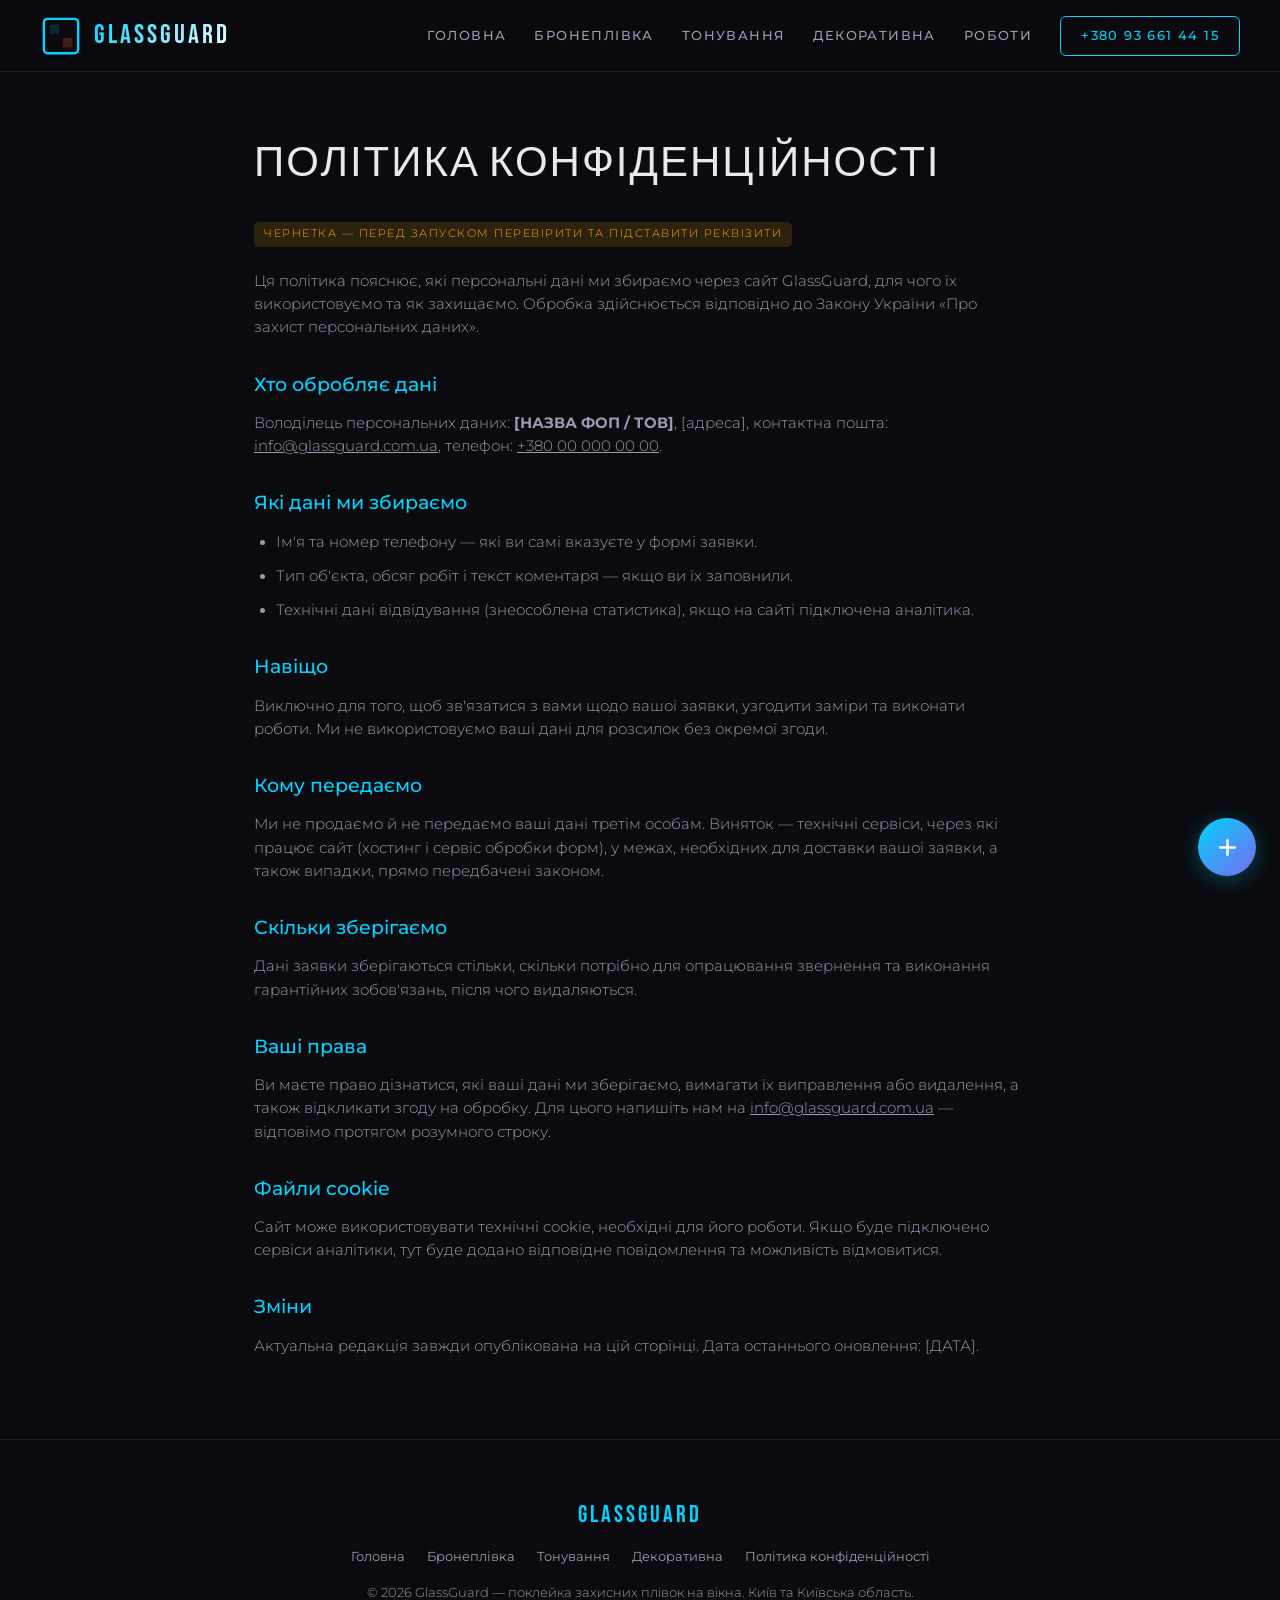
<file: polityka.html>
<!DOCTYPE html>
<html lang="uk">
<head>
<meta charset="UTF-8">
<meta name="viewport" content="width=device-width, initial-scale=1">
<title>Політика конфіденційності | GlassGuard</title>
<meta name="description" content="Як GlassGuard збирає та обробляє персональні дані відвідувачів сайту.">
<meta name="robots" content="noindex, follow">
<meta name="theme-color" content="#0a0a0f">
<link rel="icon" href="assets/favicon.svg" type="image/svg+xml">
<link rel="preconnect" href="https://fonts.googleapis.com">
<link rel="preconnect" href="https://fonts.gstatic.com" crossorigin>
<link href="https://fonts.googleapis.com/css2?family=Bebas+Neue&family=Montserrat:wght@300;400;500;600;700&display=swap" rel="stylesheet">
<link rel="stylesheet" href="assets/style.css">
</head>
<body>
<a class="skip-link" href="#main">Перейти до вмісту</a>

<!-- ================= ШАПКА ================= -->
<nav class="site-nav">
  <a class="logo" href="index.html" aria-label="GlassGuard — на головну">
    <span class="logo-icon" aria-hidden="true">
      <svg viewBox="0 0 44 44" fill="none" xmlns="http://www.w3.org/2000/svg">
        <rect x="4" y="4" width="36" height="36" rx="4" stroke="url(#lg)" stroke-width="2.5"/>
        <line x1="22" y1="4" x2="22" y2="40" stroke="url(#lg)" stroke-width="1.5"/>
        <line x1="4" y1="22" x2="40" y2="22" stroke="url(#lg)" stroke-width="1.5"/>
        <rect x="10" y="10" width="10" height="10" rx="1" fill="rgba(0,212,255,.16)"/>
        <rect x="24" y="24" width="10" height="10" rx="1" fill="rgba(255,107,53,.22)"/>
        <defs><linearGradient id="lg" x1="4" y1="4" x2="40" y2="40">
          <stop offset="0%" stop-color="#00d4ff"/><stop offset="100%" stop-color="#ff6b35"/>
        </linearGradient></defs>
      </svg>
    </span>
    <span class="logo-text">GLASSGUARD</span>
  </a>

  <div class="nav-links">
    <a href="index.html">Головна</a>
    <a href="broneplivka.html">Бронеплівка</a>
    <a href="tonuvannya.html">Тонування</a>
    <a href="dekoratyvna.html">Декоративна</a>
    <a href="#roboty">Роботи</a>
    <a class="nav-phone" href="tel:+380936614415">+380 93 661 44 15</a>
  </div>

  <a class="nav-call" href="tel:+380936614415" aria-label="Зателефонувати">
    <svg viewBox="0 0 24 24" fill="none" stroke="currentColor" stroke-width="2"><path d="M22 16.9v3a2 2 0 0 1-2.2 2 19.8 19.8 0 0 1-8.6-3.1 19.5 19.5 0 0 1-6-6A19.8 19.8 0 0 1 2.1 4.2 2 2 0 0 1 4.1 2h3a2 2 0 0 1 2 1.7c.1 1 .4 1.9.7 2.8a2 2 0 0 1-.5 2.1L8.1 9.9a16 16 0 0 0 6 6l1.3-1.2a2 2 0 0 1 2.1-.5c.9.3 1.8.6 2.8.7a2 2 0 0 1 1.7 2z"/></svg>
  </a>

  <button class="burger" id="burger" aria-expanded="false" aria-controls="mobileMenu" aria-label="Меню">
    <span></span><span></span><span></span>
  </button>
</nav>

<div class="mobile-menu" id="mobileMenu">
  <a href="index.html">Головна</a>
  <a href="broneplivka.html">Бронеплівка</a>
  <a href="tonuvannya.html">Тонування</a>
  <a href="dekoratyvna.html">Декоративна</a>
  <a href="#roboty">Роботи</a>
  <a class="mm-phone" href="tel:+380936614415">+380 93 661 44 15</a>
</div>

<main id="main">

<article class="doc">
  <h1>ПОЛІТИКА КОНФІДЕНЦІЙНОСТІ</h1>
  <p><span class="placeholder-tag">Чернетка — перед запуском перевірити та підставити реквізити</span></p>

  <p>Ця політика пояснює, які персональні дані ми збираємо через сайт GlassGuard, для чого їх використовуємо та як захищаємо. Обробка здійснюється відповідно до Закону України «Про захист персональних даних».</p>

  <h2>Хто обробляє дані</h2>
  <p>Володілець персональних даних: <strong>[НАЗВА ФОП / ТОВ]</strong>, [адреса], контактна пошта: <a href="mailto:info@glassguard.com.ua">info@glassguard.com.ua</a>, телефон: <a href="tel:+380000000000">+380 00 000 00 00</a>.</p>

  <h2>Які дані ми збираємо</h2>
  <ul>
    <li>Ім'я та номер телефону — які ви самі вказуєте у формі заявки.</li>
    <li>Тип об'єкта, обсяг робіт і текст коментаря — якщо ви їх заповнили.</li>
    <li>Технічні дані відвідування (знеособлена статистика), якщо на сайті підключена аналітика.</li>
  </ul>

  <h2>Навіщо</h2>
  <p>Виключно для того, щоб зв'язатися з вами щодо вашої заявки, узгодити заміри та виконати роботи. Ми не використовуємо ваші дані для розсилок без окремої згоди.</p>

  <h2>Кому передаємо</h2>
  <p>Ми не продаємо й не передаємо ваші дані третім особам. Виняток — технічні сервіси, через які працює сайт (хостинг і сервіс обробки форм), у межах, необхідних для доставки вашої заявки, а також випадки, прямо передбачені законом.</p>

  <h2>Скільки зберігаємо</h2>
  <p>Дані заявки зберігаються стільки, скільки потрібно для опрацювання звернення та виконання гарантійних зобов'язань, після чого видаляються.</p>

  <h2>Ваші права</h2>
  <p>Ви маєте право дізнатися, які ваші дані ми зберігаємо, вимагати їх виправлення або видалення, а також відкликати згоду на обробку. Для цього напишіть нам на <a href="mailto:info@glassguard.com.ua">info@glassguard.com.ua</a> — відповімо протягом розумного строку.</p>

  <h2>Файли cookie</h2>
  <p>Сайт може використовувати технічні cookie, необхідні для його роботи. Якщо буде підключено сервіси аналітики, тут буде додано відповідне повідомлення та можливість відмовитися.</p>

  <h2>Зміни</h2>
  <p>Актуальна редакція завжди опублікована на цій сторінці. Дата останнього оновлення: [ДАТА].</p>
</article>

</main>

<!-- ================= ПІДВАЛ ================= -->
<footer>
  <div class="footer-logo">GLASSGUARD</div>
  <nav class="footer-nav" aria-label="Підвал">
    <a href="index.html">Головна</a>
    <a href="broneplivka.html">Бронеплівка</a>
    <a href="tonuvannya.html">Тонування</a>
    <a href="dekoratyvna.html">Декоративна</a>
    <a href="polityka.html">Політика конфіденційності</a>
  </nav>
  <p class="footer-text">© 2026 GlassGuard — поклейка захисних плівок на вікна. Київ та Київська область.</p>
</footer>

<!-- ================= ПЛАВАЮЧІ КНОПКИ ================= -->
<div class="float">
  <div class="float-opts" id="floatOpts">
    <a class="float-opt" href="tel:+380936614415"><em>Зателефонувати</em>
      <span class="float-ico ico-tel"><svg viewBox="0 0 24 24" fill="none" stroke="currentColor" stroke-width="2"><path d="M22 16.9v3a2 2 0 0 1-2.2 2 19.8 19.8 0 0 1-8.6-3.1 19.5 19.5 0 0 1-6-6A19.8 19.8 0 0 1 2.1 4.2 2 2 0 0 1 4.1 2h3a2 2 0 0 1 2 1.7c.1 1 .4 1.9.7 2.8a2 2 0 0 1-.5 2.1L8.1 9.9a16 16 0 0 0 6 6l1.3-1.2a2 2 0 0 1 2.1-.5c.9.3 1.8.6 2.8.7a2 2 0 0 1 1.7 2z"/></svg></span>
    </a>
    <a class="float-opt" href="https://t.me/+380936614415" target="_blank" rel="noopener"><em>Telegram</em>
      <span class="float-ico ico-tg"><svg viewBox="0 0 24 24" fill="currentColor"><path d="M21.9 4.3 18.9 19c-.2 1-.8 1.2-1.7.8l-4.6-3.4-2.2 2.1c-.3.3-.5.5-1 .5l.3-4.7 8.5-7.7c.4-.3-.1-.5-.6-.2L7.1 13 2.6 11.6c-1-.3-1-1 .2-1.5l18-6.9c.8-.3 1.5.2 1.1 1.1z"/></svg></span>
    </a>
    <a class="float-opt" href="viber://chat?number=%2B380936614415"><em>Viber</em>
      <span class="float-ico ico-vb"><svg viewBox="0 0 24 24" fill="currentColor"><path d="M12 2C6.9 2 3 5.3 3 9.8c0 2.4 1.2 4.5 3.1 5.9v3.6l3.2-1.8c.9.2 1.8.3 2.7.3 5.1 0 9-3.3 9-7.9S17.1 2 12 2z"/></svg></span>
    </a>
  </div>
  <button class="float-main" id="floatMain" aria-expanded="false" aria-controls="floatOpts" aria-label="Способи зв'язку">
    <svg viewBox="0 0 24 24" fill="none" stroke="currentColor" stroke-width="2.4" stroke-linecap="round"><line x1="12" y1="5" x2="12" y2="19"/><line x1="5" y1="12" x2="19" y2="12"/></svg>
  </button>
</div>

<script src="assets/site.js"></script>
</body>
</html>
</file>
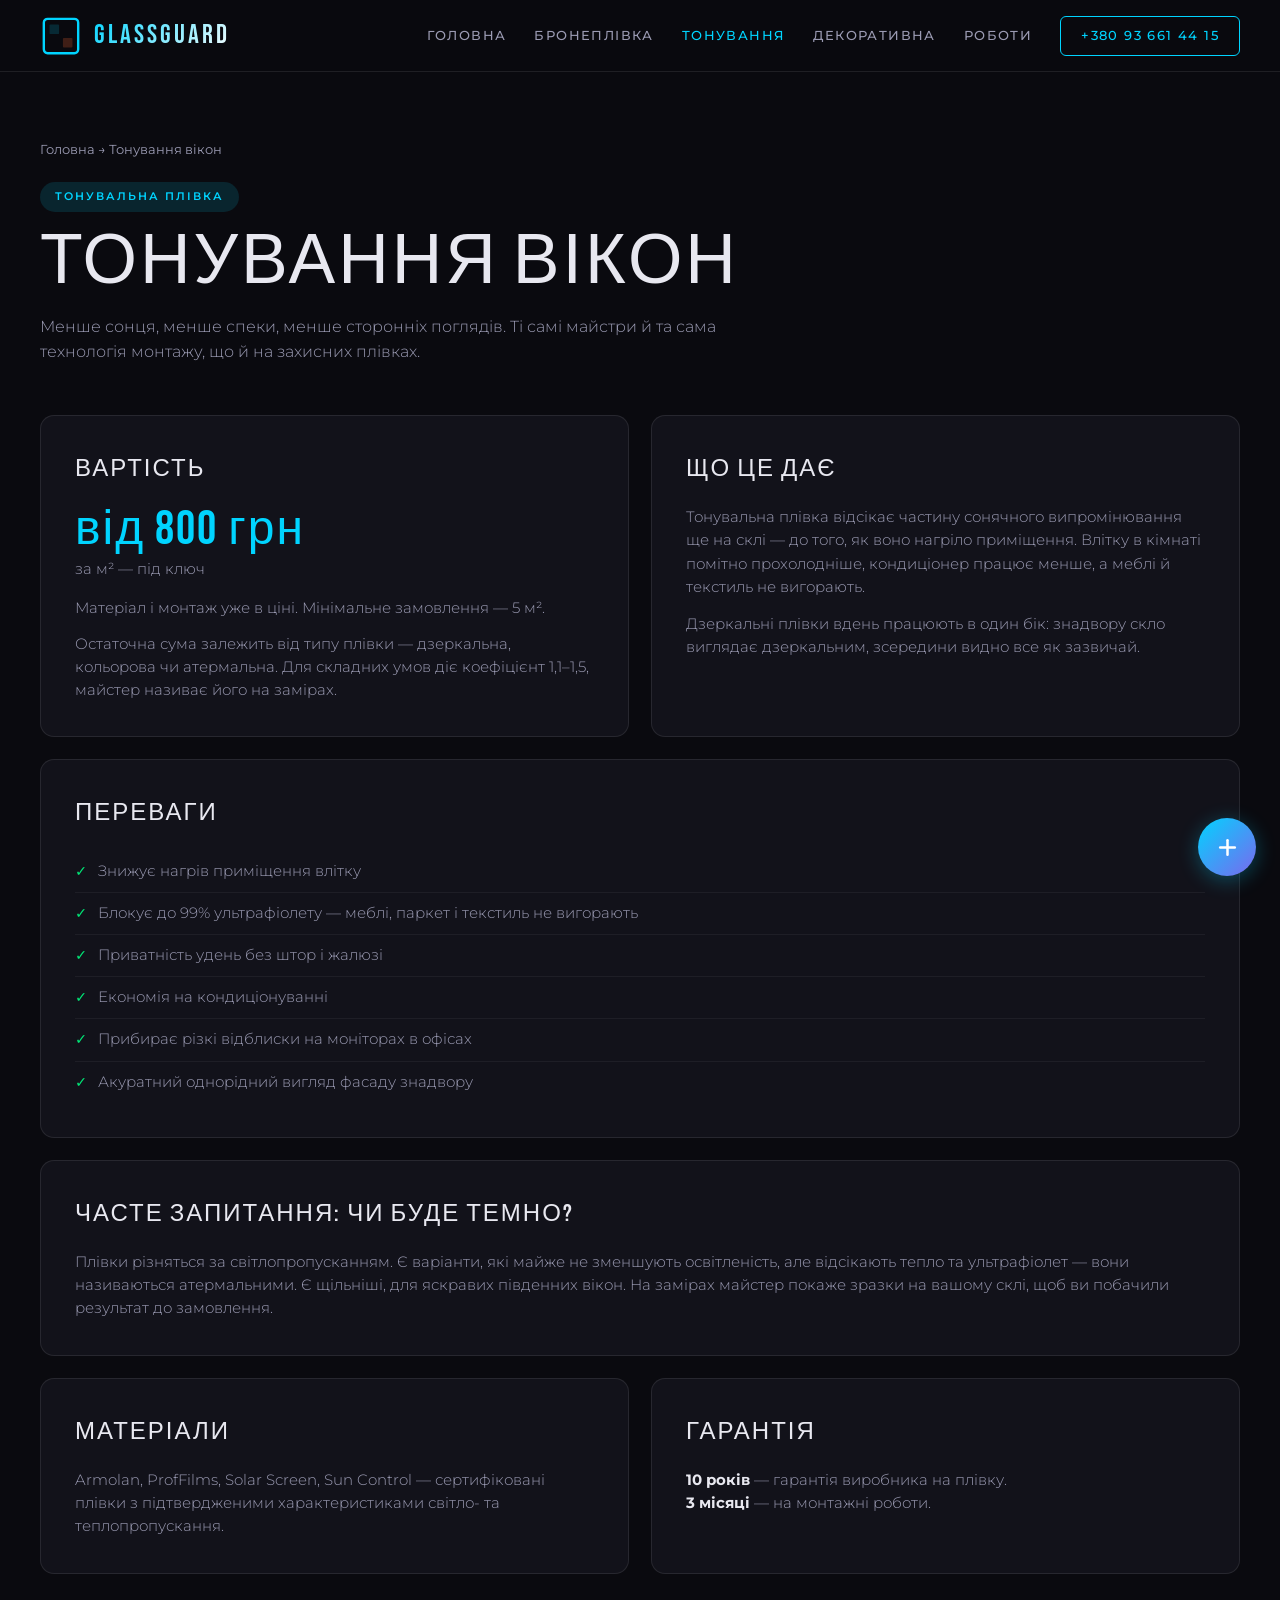
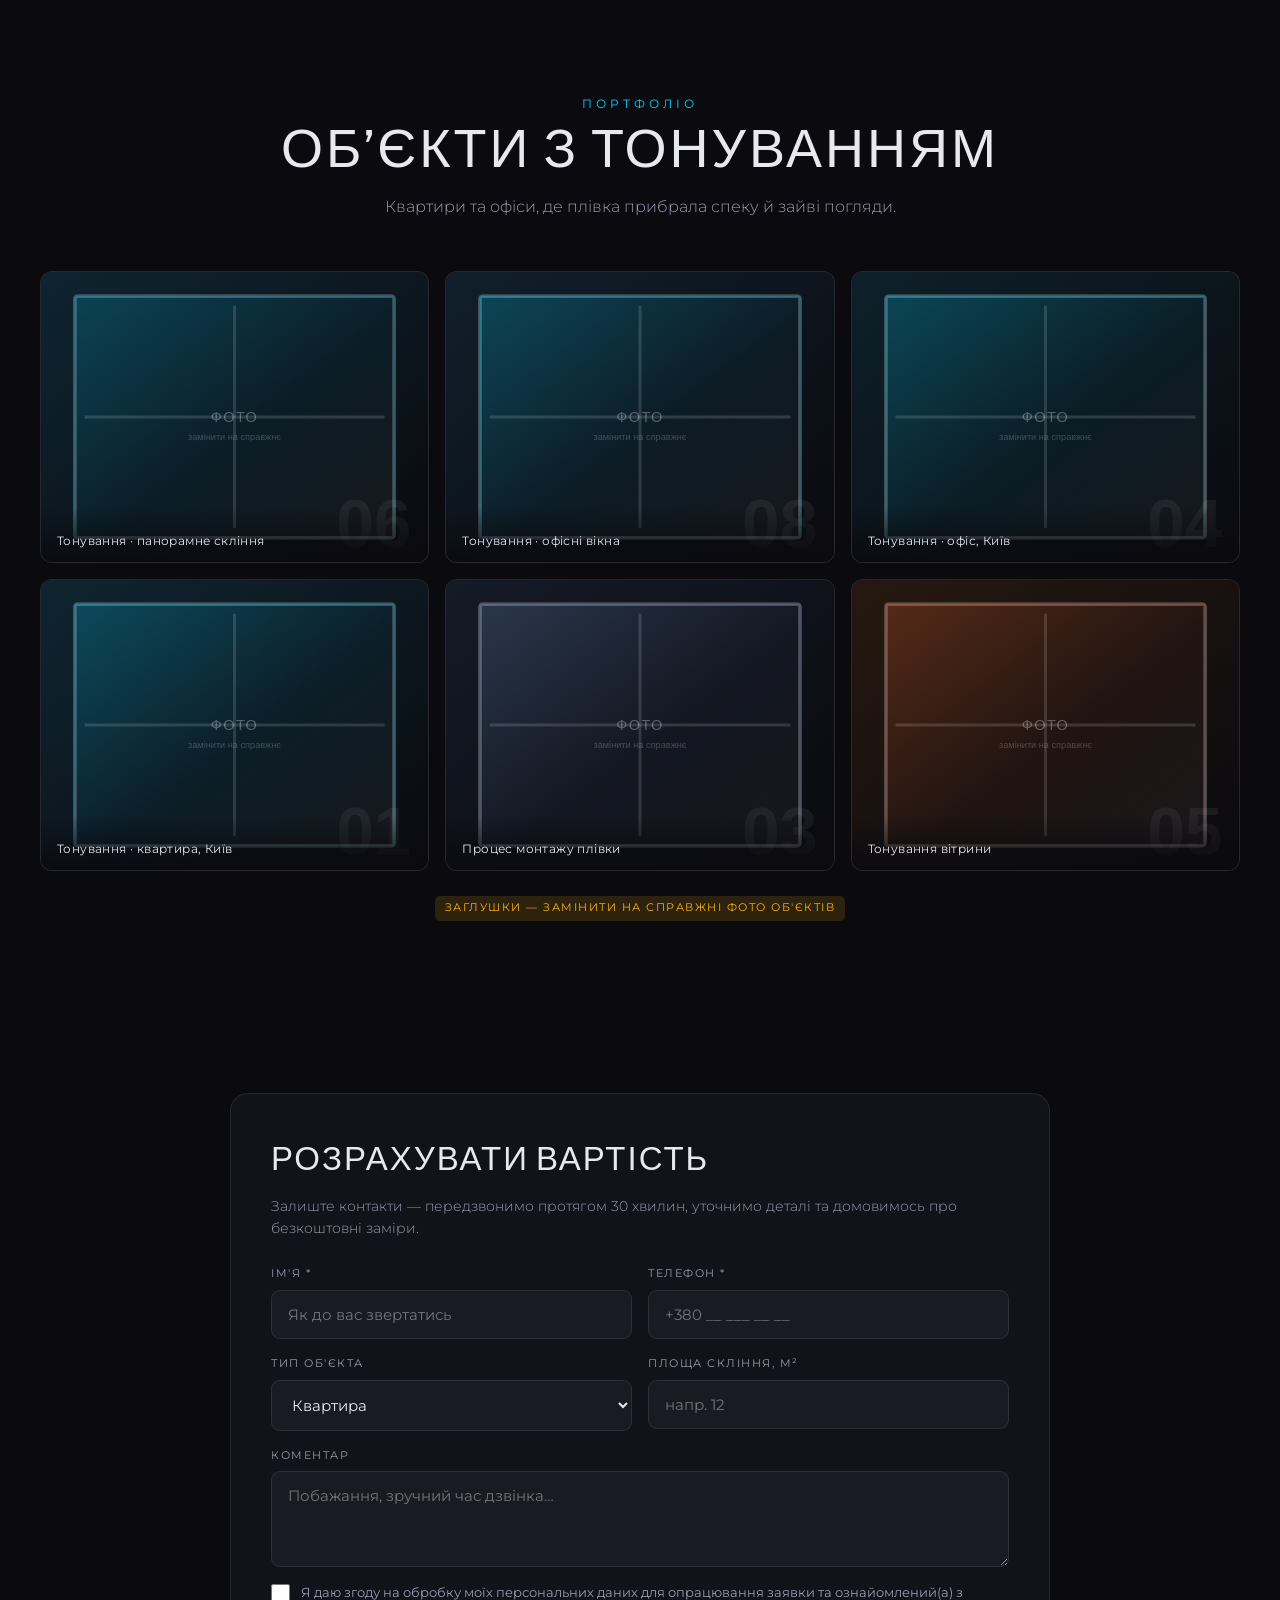
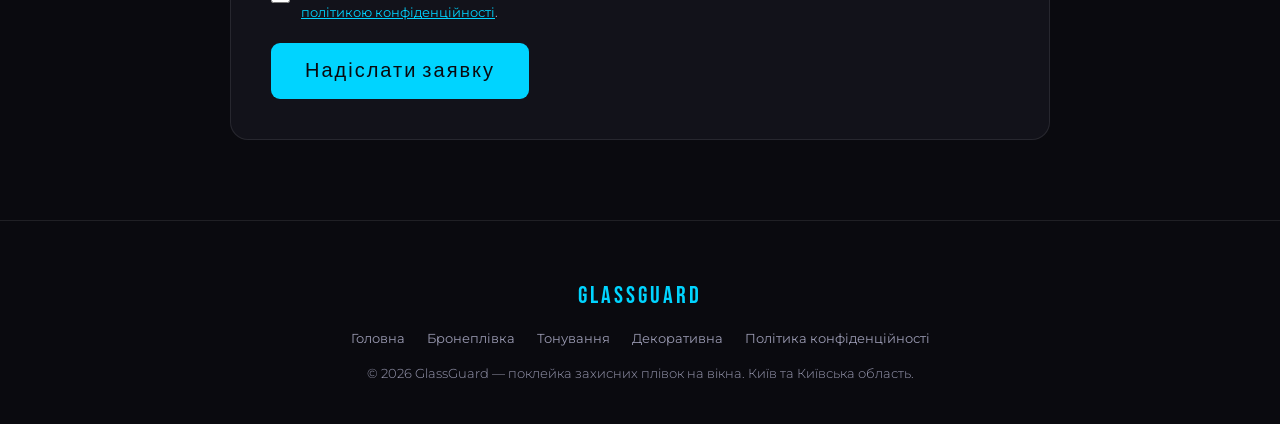
<file: tonuvannya.html>
<!DOCTYPE html>
<html lang="uk">
<head>
<meta charset="UTF-8">
<meta name="viewport" content="width=device-width, initial-scale=1">
<title>Тонування вікон Київ — від 800 грн/м² під ключ | GlassGuard</title>
<meta name="description" content="Тонування вікон у Києві та області — від 800 грн/м² під ключ. Захист від перегріву, УФ та сторонніх поглядів. Безкоштовний виїзд на заміри по Києву.">
<link rel="canonical" href="https://ЗАМІНІТЬ-ДОМЕН.com.ua/tonuvannya.html">
<meta property="og:type" content="article">
<meta property="og:locale" content="uk_UA">
<meta property="og:site_name" content="GlassGuard">
<meta property="og:title" content="Тонування вікон Київ — від 800 грн/м² під ключ | GlassGuard">
<meta property="og:description" content="Тонування вікон у Києві та області — від 800 грн/м² під ключ. Захист від перегріву, УФ та сторонніх поглядів. Безкоштовний виїзд на заміри по Києву.">
<meta property="og:image" content="https://ЗАМІНІТЬ-ДОМЕН.com.ua/assets/og-cover.jpg">
<meta name="theme-color" content="#0a0a0f">
<link rel="icon" href="assets/favicon.svg" type="image/svg+xml">
<link rel="preconnect" href="https://fonts.googleapis.com">
<link rel="preconnect" href="https://fonts.gstatic.com" crossorigin>
<link href="https://fonts.googleapis.com/css2?family=Bebas+Neue&family=Montserrat:wght@300;400;500;600;700&display=swap" rel="stylesheet">
<link rel="stylesheet" href="assets/style.css">
<script type="application/ld+json">
{
  "@context":"https://schema.org","@type":"Service",
  "name":"Тонування вікон плівкою","serviceType":"Тонування вікон плівкою",
  "provider":{"@type":"LocalBusiness","name":"GlassGuard","telephone":"+380000000000"},
  "areaServed":[{"@type":"City","name":"Київ"},{"@type":"AdministrativeArea","name":"Київська область"}]
}
</script>
</head>
<body>
<a class="skip-link" href="#main">Перейти до вмісту</a>

<!-- ================= ШАПКА ================= -->
<nav class="site-nav">
  <a class="logo" href="index.html" aria-label="GlassGuard — на головну">
    <span class="logo-icon" aria-hidden="true">
      <svg viewBox="0 0 44 44" fill="none" xmlns="http://www.w3.org/2000/svg">
        <rect x="4" y="4" width="36" height="36" rx="4" stroke="url(#lg)" stroke-width="2.5"/>
        <line x1="22" y1="4" x2="22" y2="40" stroke="url(#lg)" stroke-width="1.5"/>
        <line x1="4" y1="22" x2="40" y2="22" stroke="url(#lg)" stroke-width="1.5"/>
        <rect x="10" y="10" width="10" height="10" rx="1" fill="rgba(0,212,255,.16)"/>
        <rect x="24" y="24" width="10" height="10" rx="1" fill="rgba(255,107,53,.22)"/>
        <defs><linearGradient id="lg" x1="4" y1="4" x2="40" y2="40">
          <stop offset="0%" stop-color="#00d4ff"/><stop offset="100%" stop-color="#ff6b35"/>
        </linearGradient></defs>
      </svg>
    </span>
    <span class="logo-text">GLASSGUARD</span>
  </a>

  <div class="nav-links">
    <a href="index.html">Головна</a>
    <a href="broneplivka.html">Бронеплівка</a>
    <a href="tonuvannya.html" aria-current="page">Тонування</a>
    <a href="dekoratyvna.html">Декоративна</a>
    <a href="#roboty">Роботи</a>
    <a class="nav-phone" href="tel:+380936614415">+380 93 661 44 15</a>
  </div>

  <a class="nav-call" href="tel:+380936614415" aria-label="Зателефонувати">
    <svg viewBox="0 0 24 24" fill="none" stroke="currentColor" stroke-width="2"><path d="M22 16.9v3a2 2 0 0 1-2.2 2 19.8 19.8 0 0 1-8.6-3.1 19.5 19.5 0 0 1-6-6A19.8 19.8 0 0 1 2.1 4.2 2 2 0 0 1 4.1 2h3a2 2 0 0 1 2 1.7c.1 1 .4 1.9.7 2.8a2 2 0 0 1-.5 2.1L8.1 9.9a16 16 0 0 0 6 6l1.3-1.2a2 2 0 0 1 2.1-.5c.9.3 1.8.6 2.8.7a2 2 0 0 1 1.7 2z"/></svg>
  </a>

  <button class="burger" id="burger" aria-expanded="false" aria-controls="mobileMenu" aria-label="Меню">
    <span></span><span></span><span></span>
  </button>
</nav>

<div class="mobile-menu" id="mobileMenu">
  <a href="index.html">Головна</a>
  <a href="broneplivka.html">Бронеплівка</a>
  <a href="tonuvannya.html">Тонування</a>
  <a href="dekoratyvna.html">Декоративна</a>
  <a href="#roboty">Роботи</a>
  <a class="mm-phone" href="tel:+380936614415">+380 93 661 44 15</a>
</div>

<main id="main">

<header class="page-head">
  <p class="crumbs"><a href="index.html">Головна</a> → Тонування вікон</p>
  <span class="tag tag-tint">Тонувальна плівка</span>
  <h1>ТОНУВАННЯ ВІКОН</h1>
  <p class="sub">Менше сонця, менше спеки, менше сторонніх поглядів. Ті самі майстри й та сама технологія монтажу, що й на захисних плівках.</p>
</header>

<div class="cards">

  <div class="card">
    <h2>ВАРТІСТЬ</h2>
    <div class="price">від 800 грн</div>
    <p class="price-unit">за м² — під ключ</p>
    <p style="margin-top:16px">Матеріал і монтаж уже в ціні. Мінімальне замовлення — 5 м².</p>
    <p style="margin-top:12px">Остаточна сума залежить від типу плівки — дзеркальна, кольорова чи атермальна. Для складних умов діє коефіцієнт 1,1–1,5, майстер називає його на замірах.</p>
  </div>

  <div class="card">
    <h2>ЩО ЦЕ ДАЄ</h2>
    <p>Тонувальна плівка відсікає частину сонячного випромінювання ще на склі — до того, як воно нагріло приміщення. Влітку в кімнаті помітно прохолодніше, кондиціонер працює менше, а меблі й текстиль не вигорають.</p>
    <p style="margin-top:14px">Дзеркальні плівки вдень працюють в один бік: знадвору скло виглядає дзеркальним, зсередини видно все як зазвичай.</p>
  </div>

  <div class="card full">
    <h2>ПЕРЕВАГИ</h2>
    <ul>
      <li>Знижує нагрів приміщення влітку</li>
      <li>Блокує до 99% ультрафіолету — меблі, паркет і текстиль не вигорають</li>
      <li>Приватність удень без штор і жалюзі</li>
      <li>Економія на кондиціонуванні</li>
      <li>Прибирає різкі відблиски на моніторах в офісах</li>
      <li>Акуратний однорідний вигляд фасаду знадвору</li>
    </ul>
  </div>

  <div class="card full">
    <h2>ЧАСТЕ ЗАПИТАННЯ: ЧИ БУДЕ ТЕМНО?</h2>
    <p>Плівки різняться за світлопропусканням. Є варіанти, які майже не зменшують освітленість, але відсікають тепло та ультрафіолет — вони називаються атермальними. Є щільніші, для яскравих південних вікон. На замірах майстер покаже зразки на вашому склі, щоб ви побачили результат до замовлення.</p>
  </div>

  <div class="card">
    <h2>МАТЕРІАЛИ</h2>
    <p>Armolan, ProfFilms, Solar Screen, Sun Control — сертифіковані плівки з підтвердженими характеристиками світло- та теплопропускання.</p>
  </div>

  <div class="card">
    <h2>ГАРАНТІЯ</h2>
    <p><strong style="color:var(--text)">10 років</strong> — гарантія виробника на плівку.<br><strong style="color:var(--text)">3 місяці</strong> — на монтажні роботи.</p>
  </div>

</div>

<!-- ================= ГАЛЕРЕЯ =================
     ЯК ЗАМІНИТИ ФОТО: покладіть файл у папку assets/foto/ і змініть src=""
     та текст в alt і <figcaption>. Alt читає Google — пишіть по суті.
-->
<section class="wrap" id="roboty">
  <p class="eyebrow">Портфоліо</p>
  <h2 class="h2">ОБ’ЄКТИ З ТОНУВАННЯМ</h2>
  <p class="lead">Квартири та офіси, де плівка прибрала спеку й зайві погляди.</p>
  <div class="gallery">
    <figure class="gal-item"><img src="assets/foto/06.svg" alt="Тонування · панорамне скління" loading="lazy" width="800" height="600"><figcaption class="gal-cap">Тонування · панорамне скління</figcaption></figure>
    <figure class="gal-item"><img src="assets/foto/08.svg" alt="Тонування · офісні вікна" loading="lazy" width="800" height="600"><figcaption class="gal-cap">Тонування · офісні вікна</figcaption></figure>
    <figure class="gal-item"><img src="assets/foto/04.svg" alt="Тонування · офіс, Київ" loading="lazy" width="800" height="600"><figcaption class="gal-cap">Тонування · офіс, Київ</figcaption></figure>
    <figure class="gal-item"><img src="assets/foto/01.svg" alt="Тонування · квартира, Київ" loading="lazy" width="800" height="600"><figcaption class="gal-cap">Тонування · квартира, Київ</figcaption></figure>
    <figure class="gal-item"><img src="assets/foto/03.svg" alt="Процес монтажу плівки" loading="lazy" width="800" height="600"><figcaption class="gal-cap">Процес монтажу плівки</figcaption></figure>
    <figure class="gal-item"><img src="assets/foto/05.svg" alt="Тонування вітрини" loading="lazy" width="800" height="600"><figcaption class="gal-cap">Тонування вітрини</figcaption></figure>
  </div>
  <p class="gal-note"><span class="placeholder-tag">Заглушки — замінити на справжні фото об'єктів</span></p>
</section>

<section class="wrap" id="zayavka">
  <div class="form-card">
    <h2>РОЗРАХУВАТИ ВАРТІСТЬ</h2>
    <p>Залиште контакти — передзвонимо протягом 30 хвилин, уточнимо деталі та домовимось про безкоштовні заміри.</p>
    <form class="lead-form" data-page="Тонування вікон" novalidate>
      <input type="checkbox" name="botcheck" class="hp" tabindex="-1" autocomplete="off" aria-hidden="true">
      <input type="hidden" name="service" value="Тонування вікон">
      <div class="form-row">
        <div class="field">
          <label for="f-name">Ім'я *</label>
          <input id="f-name" name="name" type="text" autocomplete="name" placeholder="Як до вас звертатись" required>
        </div>
        <div class="field">
          <label for="f-phone">Телефон *</label>
          <input id="f-phone" name="phone" type="tel" autocomplete="tel" placeholder="+380 __ ___ __ __" required>
        </div>
      </div>
      <div class="form-row">
        <div class="field">
          <label for="f-object">Тип об'єкта</label>
          <select id="f-object" name="object"><option>Квартира</option><option>Приватний будинок</option><option>Офіс</option><option>Магазин / вітрина</option><option>Інше</option></select>
        </div>
        <div class="field">
          <label for="f-area">Площа скління, м²</label>
          <input id="f-area" name="volume" type="text" placeholder="напр. 12">
        </div>
      </div>
      <div class="form-row">
        <div class="field full">
          <label for="f-msg">Коментар</label>
          <textarea id="f-msg" name="comment" placeholder="Побажання, зручний час дзвінка…"></textarea>
        </div>
      </div>
      <label class="consent">
        <input type="checkbox" name="consent" required>
        <span>Я даю згоду на обробку моїх персональних даних для опрацювання заявки та ознайомлений(а) з <a href="polityka.html">політикою конфіденційності</a>.</span>
      </label>
      <button class="btn btn-primary" type="submit">Надіслати заявку</button>
    </form>
  </div>
</section>

</main>

<!-- ================= ПІДВАЛ ================= -->
<footer>
  <div class="footer-logo">GLASSGUARD</div>
  <nav class="footer-nav" aria-label="Підвал">
    <a href="index.html">Головна</a>
    <a href="broneplivka.html">Бронеплівка</a>
    <a href="tonuvannya.html">Тонування</a>
    <a href="dekoratyvna.html">Декоративна</a>
    <a href="polityka.html">Політика конфіденційності</a>
  </nav>
  <p class="footer-text">© 2026 GlassGuard — поклейка захисних плівок на вікна. Київ та Київська область.</p>
</footer>

<!-- ================= ПЛАВАЮЧІ КНОПКИ ================= -->
<div class="float">
  <div class="float-opts" id="floatOpts">
    <a class="float-opt" href="tel:+380936614415"><em>Зателефонувати</em>
      <span class="float-ico ico-tel"><svg viewBox="0 0 24 24" fill="none" stroke="currentColor" stroke-width="2"><path d="M22 16.9v3a2 2 0 0 1-2.2 2 19.8 19.8 0 0 1-8.6-3.1 19.5 19.5 0 0 1-6-6A19.8 19.8 0 0 1 2.1 4.2 2 2 0 0 1 4.1 2h3a2 2 0 0 1 2 1.7c.1 1 .4 1.9.7 2.8a2 2 0 0 1-.5 2.1L8.1 9.9a16 16 0 0 0 6 6l1.3-1.2a2 2 0 0 1 2.1-.5c.9.3 1.8.6 2.8.7a2 2 0 0 1 1.7 2z"/></svg></span>
    </a>
    <a class="float-opt" href="https://t.me/+380936614415" target="_blank" rel="noopener"><em>Telegram</em>
      <span class="float-ico ico-tg"><svg viewBox="0 0 24 24" fill="currentColor"><path d="M21.9 4.3 18.9 19c-.2 1-.8 1.2-1.7.8l-4.6-3.4-2.2 2.1c-.3.3-.5.5-1 .5l.3-4.7 8.5-7.7c.4-.3-.1-.5-.6-.2L7.1 13 2.6 11.6c-1-.3-1-1 .2-1.5l18-6.9c.8-.3 1.5.2 1.1 1.1z"/></svg></span>
    </a>
    <a class="float-opt" href="viber://chat?number=%2B380936614415"><em>Viber</em>
      <span class="float-ico ico-vb"><svg viewBox="0 0 24 24" fill="currentColor"><path d="M12 2C6.9 2 3 5.3 3 9.8c0 2.4 1.2 4.5 3.1 5.9v3.6l3.2-1.8c.9.2 1.8.3 2.7.3 5.1 0 9-3.3 9-7.9S17.1 2 12 2z"/></svg></span>
    </a>
  </div>
  <button class="float-main" id="floatMain" aria-expanded="false" aria-controls="floatOpts" aria-label="Способи зв'язку">
    <svg viewBox="0 0 24 24" fill="none" stroke="currentColor" stroke-width="2.4" stroke-linecap="round"><line x1="12" y1="5" x2="12" y2="19"/><line x1="5" y1="12" x2="19" y2="12"/></svg>
  </button>
</div>

<script src="assets/site.js"></script>
</body>
</html>
</file>
<file: assets/style.css>
/* ============================================================
   GLASSGUARD — загальні стилі для всіх сторінок
   Правиться ОДИН раз — застосовується до всього сайту.

   ВАЖЛИВО ПРО ШРИФТ:
   Bebas Neue має ЛИШЕ одне накреслення (400). Якщо заголовку
   дати font-weight:bold, браузер "підробляє" жирність і літери
   виглядають замазаними. Тому всюди, де Bebas Neue, явно
   стоїть font-weight:400. Не прибирайте його.
   ============================================================ */

:root{
  --bg-deep:#0a0a0f;
  --bg-card:#12121a;
  --bg-surface:#1a1a25;
  --accent:#00d4ff;          /* основний фірмовий колір */
  --armor:#ff6b35;           /* позначка категорії "бронеплівка" */
  --decor:#7b68ee;           /* позначка категорії "декоративна" */
  --text:#e8e8f0;
  --text-dim:#9a9ab2;
  --line:rgba(255,255,255,0.09);
  --success:#00e676;
  --warn:#ffb300;
  --radius:14px;
  --maxw:1280px;
  --display:'Bebas Neue','Arial Narrow',Arial,sans-serif;
}

*{margin:0;padding:0;box-sizing:border-box;}
html{scroll-behavior:smooth;-webkit-text-size-adjust:100%;}
body{
  font-family:'Montserrat',system-ui,-apple-system,'Segoe UI',Roboto,sans-serif;
  background:var(--bg-deep);color:var(--text);
  line-height:1.6;overflow-x:hidden;
  -webkit-font-smoothing:antialiased;
}
img{max-width:100%;display:block;}
a{color:inherit;}

/* усі заголовки — без підробленої жирності */
h1,h2,h3,h4{font-weight:400;}

.skip-link{position:absolute;left:-9999px;top:0;background:var(--accent);color:#000;padding:12px 20px;z-index:2000;border-radius:0 0 8px 0;}
.skip-link:focus{left:0;}
:focus-visible{outline:2px solid var(--accent);outline-offset:3px;border-radius:4px;}

/* ---------- ШАПКА ---------- */
nav.site-nav{
  position:fixed;top:0;left:0;right:0;z-index:1000;
  padding:14px 40px;display:flex;justify-content:space-between;align-items:center;
  background:rgba(10,10,15,.85);backdrop-filter:blur(20px);
  border-bottom:1px solid var(--line);transition:padding .3s,background .3s;
}
.site-nav.scrolled{padding:9px 40px;background:rgba(10,10,15,.96);}
.logo{display:flex;align-items:center;gap:12px;text-decoration:none;flex-shrink:0;}
.logo-icon{width:42px;height:42px;flex-shrink:0;}
.logo-text{font-family:var(--display);font-weight:400;font-size:27px;letter-spacing:3px;
  background:linear-gradient(135deg,var(--accent),#fff);-webkit-background-clip:text;background-clip:text;-webkit-text-fill-color:transparent;}
.nav-links{display:flex;gap:28px;align-items:center;}
.nav-links a{color:var(--text-dim);text-decoration:none;font-size:12.5px;font-weight:500;letter-spacing:1.4px;text-transform:uppercase;transition:color .25s;}
.nav-links a:hover,.nav-links a[aria-current="page"]{color:var(--accent);}
.nav-phone{padding:9px 20px;border:1px solid var(--accent);border-radius:6px;color:var(--accent)!important;white-space:nowrap;}
.nav-phone:hover{background:var(--accent);color:var(--bg-deep)!important;}

.nav-call{display:none;align-items:center;justify-content:center;width:44px;height:44px;
  border:1px solid var(--accent);border-radius:9px;color:var(--accent);margin-left:auto;margin-right:8px;}
.nav-call svg{width:20px;height:20px;}
.burger{display:none;flex-direction:column;gap:5px;cursor:pointer;padding:10px;background:none;border:none;z-index:1001;}
.burger span{display:block;width:26px;height:2px;background:var(--text);border-radius:2px;transition:transform .35s,opacity .2s;}
.burger[aria-expanded="true"] span:nth-child(1){transform:translateY(7px) rotate(45deg);}
.burger[aria-expanded="true"] span:nth-child(2){opacity:0;}
.burger[aria-expanded="true"] span:nth-child(3){transform:translateY(-7px) rotate(-45deg);}

.mobile-menu{position:fixed;inset:0;background:rgba(10,10,15,.98);backdrop-filter:blur(30px);z-index:999;
  display:none;flex-direction:column;justify-content:center;align-items:center;gap:6px;}
.mobile-menu.open{display:flex;}
.mobile-menu a{font-family:var(--display);font-weight:400;font-size:34px;letter-spacing:4px;color:var(--text-dim);text-decoration:none;padding:14px 20px;}
.mobile-menu a:active,.mobile-menu a:hover{color:var(--accent);}
.mobile-menu .mm-phone{font-family:'Montserrat',sans-serif;font-size:16px;letter-spacing:1px;margin-top:20px;
  padding:14px 34px;border:1px solid var(--accent);border-radius:8px;color:var(--accent);}

/* ---------- ЗАГАЛЬНІ БЛОКИ ---------- */
main{position:relative;z-index:1;}
.wrap{max-width:var(--maxw);margin:0 auto;padding:80px 40px;}
.eyebrow{font-size:12px;letter-spacing:4px;text-transform:uppercase;color:var(--accent);text-align:center;margin-bottom:10px;}
.h2{font-family:var(--display);font-weight:400;font-size:clamp(34px,5vw,54px);letter-spacing:3px;text-align:center;margin-bottom:14px;line-height:1.05;}
.lead{text-align:center;color:var(--text-dim);max-width:680px;margin:0 auto 52px;font-weight:300;}

.btn{display:inline-flex;align-items:center;justify-content:center;gap:10px;
  padding:16px 34px;border-radius:9px;border:none;cursor:pointer;text-decoration:none;
  font-family:var(--display);font-weight:400;font-size:20px;letter-spacing:2px;
  transition:transform .25s,box-shadow .25s,background .25s,color .25s;min-height:52px;}
.btn-primary{background:var(--accent);color:var(--bg-deep);}
.btn-primary:hover{background:#fff;transform:translateY(-2px);box-shadow:0 10px 30px rgba(0,212,255,.22);}
.btn-ghost{background:transparent;color:var(--text);border:1px solid var(--line);}
.btn-ghost:hover{border-color:var(--accent);color:var(--accent);}

/* ---------- ГОЛОВНИЙ ЕКРАН ---------- */
.hero{position:relative;min-height:90vh;display:flex;flex-direction:column;justify-content:center;align-items:center;
  text-align:center;padding:120px 20px 60px;overflow:hidden;}
.hero::before{content:'';position:absolute;inset:0;
  background:radial-gradient(ellipse at 50% 30%,rgba(0,212,255,.07) 0%,transparent 58%),
             radial-gradient(ellipse at 80% 72%,rgba(123,104,238,.05) 0%,transparent 52%);}
.hero>*{position:relative;}
.hero-tag{display:inline-block;padding:7px 18px;border:1px solid rgba(0,212,255,.32);border-radius:30px;
  font-size:11.5px;letter-spacing:2.5px;text-transform:uppercase;color:var(--accent);margin-bottom:22px;}
.hero h1{font-family:var(--display);font-weight:400;font-size:clamp(42px,7.5vw,92px);letter-spacing:5px;line-height:1;margin-bottom:20px;}
.hero h1 em{font-style:normal;color:var(--accent);}
.hero p{font-size:17px;color:var(--text-dim);max-width:640px;font-weight:300;margin-bottom:36px;}
.hero-actions{display:flex;gap:14px;flex-wrap:wrap;justify-content:center;}
.hero-note{margin-top:26px;font-size:12.5px;color:var(--text-dim);letter-spacing:.5px;}

/* ---------- ЛІЧИЛЬНИКИ ---------- */
.stats{display:grid;grid-template-columns:repeat(3,1fr);gap:18px;max-width:var(--maxw);margin:0 auto;padding:0 40px 70px;}
.stat{text-align:center;padding:28px 14px;background:var(--bg-card);border:1px solid var(--line);border-radius:var(--radius);transition:border-color .3s;}
.stat:hover{border-color:rgba(255,255,255,.16);}
.stat b{display:block;font-family:var(--display);font-weight:400;font-size:44px;letter-spacing:1px;color:var(--accent);line-height:1;margin-bottom:8px;}
.stat span{font-size:11.5px;color:var(--text-dim);letter-spacing:1px;text-transform:uppercase;}

/* ---------- ГОЛОВНА ПОСЛУГА ---------- */
.feature{max-width:var(--maxw);margin:0 auto;padding:0 40px 80px;}
.feature-inner{position:relative;overflow:hidden;border-radius:20px;border:1px solid rgba(255,107,53,.22);
  background:linear-gradient(135deg,rgba(255,107,53,.07),rgba(18,18,26,.9) 58%);padding:56px 48px;
  display:grid;grid-template-columns:1.2fr .8fr;gap:40px;align-items:center;}
.feature-badge{display:inline-block;padding:6px 15px;border-radius:20px;font-size:11px;letter-spacing:2px;
  text-transform:uppercase;font-weight:600;background:rgba(255,107,53,.15);color:var(--armor);margin-bottom:16px;}
.feature h2{font-family:var(--display);font-weight:400;font-size:clamp(32px,4.2vw,50px);letter-spacing:2px;line-height:1.05;margin-bottom:16px;}
.feature p{color:var(--text-dim);font-weight:300;margin-bottom:26px;max-width:560px;}
.feature-list{list-style:none;display:grid;gap:10px;}
.feature-list li{display:flex;gap:11px;align-items:flex-start;font-size:14px;color:var(--text-dim);}
.feature-list li::before{content:'';flex-shrink:0;width:18px;height:18px;margin-top:3px;border-radius:50%;
  background:rgba(0,212,255,.14);
  background-image:url("data:image/svg+xml,%3Csvg xmlns='http://www.w3.org/2000/svg' viewBox='0 0 24 24' fill='none' stroke='%2300d4ff' stroke-width='3.5' stroke-linecap='round' stroke-linejoin='round'%3E%3Cpolyline points='20 6 9 17 4 12'/%3E%3C/svg%3E");
  background-size:12px;background-repeat:no-repeat;background-position:center;}

/* ---------- КАРТКИ ПОСЛУГ ---------- */
.services{display:grid;grid-template-columns:1fr 1fr;gap:24px;}
.svc{position:relative;display:block;text-decoration:none;color:inherit;overflow:hidden;
  min-height:290px;padding:32px;border-radius:var(--radius);border:1px solid var(--line);
  background:var(--bg-card);transition:transform .35s,border-color .35s;}
.svc:hover{transform:translateY(-6px);border-color:rgba(255,255,255,.2);}
.svc::after{content:'';position:absolute;inset:0;opacity:.5;transition:opacity .5s;pointer-events:none;}
.svc-tint::after{background:linear-gradient(180deg,rgba(0,212,255,.07),transparent 70%);}
.svc-decor::after{background:repeating-linear-gradient(90deg,transparent 0 18px,rgba(123,104,238,.10) 18px 22px);}
.svc-inner{position:relative;z-index:2;height:100%;display:flex;flex-direction:column;justify-content:flex-end;}
.svc-icon{width:40px;height:40px;margin-bottom:16px;}
.svc h3{font-family:var(--display);font-weight:400;font-size:31px;letter-spacing:2px;margin-bottom:8px;}
.svc p{font-size:13.5px;color:var(--text-dim);font-weight:300;margin-bottom:14px;}
.svc-price{font-size:13px;color:var(--accent);letter-spacing:.5px;}
.svc-arrow{position:absolute;top:26px;right:26px;width:38px;height:38px;border-radius:50%;
  border:1px solid rgba(255,255,255,.16);display:flex;align-items:center;justify-content:center;
  color:var(--text-dim);transition:transform .3s,border-color .3s,color .3s;z-index:3;}
.svc:hover .svc-arrow{border-color:var(--accent);color:var(--accent);transform:rotate(-45deg);}

/* ---------- ГАЛЕРЕЯ ---------- */
.gallery{display:grid;grid-template-columns:repeat(3,1fr);gap:16px;}
.gal-item{position:relative;aspect-ratio:4/3;border-radius:12px;overflow:hidden;
  background:var(--bg-card);border:1px solid var(--line);transition:border-color .3s,transform .35s;}
.gal-item:hover{border-color:rgba(0,212,255,.35);transform:translateY(-4px);}
.gal-item img{width:100%;height:100%;object-fit:cover;}
.gal-cap{position:absolute;left:0;right:0;bottom:0;padding:24px 16px 12px;
  background:linear-gradient(transparent,rgba(10,10,15,.92));
  font-size:12px;color:var(--text);letter-spacing:.4px;}
.gal-note{text-align:center;margin-top:22px;}

/* ---------- КРОКИ ---------- */
.steps{display:grid;grid-template-columns:repeat(4,1fr);gap:20px;}
.step{background:var(--bg-card);border:1px solid var(--line);border-radius:var(--radius);padding:30px 24px;transition:border-color .3s;}
.step:hover{border-color:rgba(255,255,255,.14);}
.step b{display:block;font-family:var(--display);font-weight:400;font-size:52px;line-height:1;color:rgba(0,212,255,.14);margin-bottom:6px;}
.step h3{font-family:var(--display);font-weight:400;font-size:22px;letter-spacing:1.5px;margin-bottom:9px;}
.step p{font-size:13.5px;color:var(--text-dim);font-weight:300;}

/* ---------- ПРО НАС ---------- */
.about{display:grid;grid-template-columns:1fr 1fr;gap:44px;align-items:center;}
.about p{color:var(--text-dim);font-weight:300;margin-bottom:16px;}
.about-boxes{display:grid;grid-template-columns:1fr 1fr;gap:14px;}
.about-box{background:var(--bg-card);border:1px solid var(--line);border-radius:12px;padding:22px;text-align:center;transition:border-color .3s;}
.about-box:hover{border-color:rgba(255,255,255,.14);}
.about-box svg{width:26px;height:26px;margin:0 auto 10px;color:var(--accent);}
.about-box b{display:block;font-family:var(--display);font-weight:400;font-size:18px;letter-spacing:1px;margin-bottom:5px;}
.about-box span{font-size:11.5px;color:var(--text-dim);line-height:1.5;}

/* ---------- FAQ (працює без JS) ---------- */
.faq{max-width:820px;margin:0 auto;}
.faq details{border:1px solid var(--line);border-radius:12px;margin-bottom:11px;background:var(--bg-card);overflow:hidden;}
.faq summary{padding:19px 24px;cursor:pointer;list-style:none;display:flex;justify-content:space-between;
  align-items:center;gap:16px;font-size:15px;font-weight:500;min-height:56px;}
.faq summary::-webkit-details-marker{display:none;}
.faq summary::after{content:'+';font-size:22px;color:var(--accent);flex-shrink:0;transition:transform .3s;}
.faq details[open] summary::after{transform:rotate(45deg);}
.faq summary:hover{background:var(--bg-surface);}
.faq .faq-a{padding:0 24px 20px;color:var(--text-dim);font-size:14px;font-weight:300;}

/* ---------- ФОРМА ---------- */
.form-card{background:var(--bg-card);border:1px solid var(--line);border-radius:18px;padding:40px;max-width:820px;margin:0 auto;}
.form-card h2{font-family:var(--display);font-weight:400;font-size:33px;letter-spacing:2px;margin-bottom:8px;}
.form-card>p{color:var(--text-dim);font-size:14px;font-weight:300;margin-bottom:26px;}
.form-row{display:grid;grid-template-columns:1fr 1fr;gap:16px;margin-bottom:16px;}
.field{display:flex;flex-direction:column;gap:7px;}
.field.full{grid-column:1/-1;}
.field label{font-size:11px;letter-spacing:1.5px;text-transform:uppercase;color:var(--text-dim);}
.field input,.field select,.field textarea{
  background:var(--bg-surface);border:1px solid var(--line);border-radius:9px;padding:14px 16px;
  color:var(--text);font-family:inherit;font-size:15px;outline:none;transition:border-color .25s;}
.field input:focus,.field select:focus,.field textarea:focus{border-color:var(--accent);}
.field textarea{resize:vertical;min-height:96px;}
.consent{display:flex;gap:11px;align-items:flex-start;font-size:12.5px;color:var(--text-dim);margin:6px 0 20px;}
.consent input{width:19px;height:19px;flex-shrink:0;margin-top:1px;accent-color:var(--accent);}
.consent a{color:var(--accent);}
.hp{position:absolute;left:-9999px;opacity:0;height:0;width:0;overflow:hidden;}

/* ---------- КОНТАКТИ ---------- */
.contacts{background:var(--bg-card);border-top:1px solid var(--line);border-bottom:1px solid var(--line);}
.contacts-grid{display:grid;grid-template-columns:repeat(4,1fr);gap:24px;}
.contact{text-align:center;padding:18px;}
.contact svg{width:26px;height:26px;margin:0 auto 12px;color:var(--accent);}
.contact span{display:block;font-size:11px;letter-spacing:2px;text-transform:uppercase;color:var(--text-dim);margin-bottom:7px;}
.contact b{font-size:16px;font-weight:500;}
.contact a{color:var(--accent);text-decoration:none;}

/* ---------- ПІДВАЛ ---------- */
footer{padding:56px 40px 40px;border-top:1px solid var(--line);text-align:center;}
.footer-logo{font-family:var(--display);font-weight:400;font-size:24px;letter-spacing:3px;color:var(--accent);margin-bottom:12px;}
.footer-nav{display:flex;gap:22px;justify-content:center;flex-wrap:wrap;margin-bottom:16px;}
.footer-nav a{color:var(--text-dim);font-size:13px;text-decoration:none;}
.footer-nav a:hover{color:var(--accent);}
.footer-text{color:var(--text-dim);font-size:12.5px;font-weight:300;}

/* ---------- ПЛАВАЮЧІ КНОПКИ ---------- */
.float{position:fixed;right:24px;bottom:24px;z-index:998;display:flex;flex-direction:column;gap:10px;align-items:flex-end;}
.float-opts{display:flex;flex-direction:column;gap:9px;align-items:flex-end;
  opacity:0;transform:translateY(10px);pointer-events:none;transition:opacity .3s,transform .3s;}
.float-opts.open{opacity:1;transform:none;pointer-events:auto;}
.float-opt{display:flex;align-items:center;gap:10px;text-decoration:none;}
.float-opt em{font-style:normal;background:var(--bg-card);border:1px solid var(--line);padding:6px 13px;
  border-radius:8px;font-size:12px;color:var(--text);white-space:nowrap;}
.float-ico{width:44px;height:44px;border-radius:50%;display:flex;align-items:center;justify-content:center;
  color:#fff;flex-shrink:0;box-shadow:0 3px 14px rgba(0,0,0,.4);}
.float-ico svg{width:21px;height:21px;}
.ico-tel{background:var(--success);color:#04220f;}
.ico-tg{background:#26a5e4;}
.ico-vb{background:#7360f2;}
.float-main{width:58px;height:58px;border-radius:50%;border:none;cursor:pointer;
  background:linear-gradient(135deg,var(--accent),var(--decor));color:#fff;
  display:flex;align-items:center;justify-content:center;box-shadow:0 4px 20px rgba(0,212,255,.3);
  transition:transform .3s;}
.float-main svg{width:25px;height:25px;}
.float-main[aria-expanded="true"]{transform:rotate(135deg);}

/* ---------- ПОВІДОМЛЕННЯ ---------- */
.toast{position:fixed;left:50%;bottom:28px;transform:translate(-50%,120px);z-index:9999;
  padding:15px 26px;border-radius:11px;background:var(--bg-card);border:1px solid var(--success);
  color:var(--success);font-size:14px;transition:transform .4s,opacity .4s;opacity:0;max-width:calc(100% - 32px);text-align:center;}
.toast.show{transform:translate(-50%,0);opacity:1;}
.toast.err{border-color:var(--warn);color:var(--warn);}

/* ---------- ВНУТРІШНІ СТОРІНКИ ---------- */
.page-head{padding:140px 40px 20px;max-width:var(--maxw);margin:0 auto;}
.crumbs{font-size:12.5px;color:var(--text-dim);margin-bottom:22px;}
.crumbs a{color:var(--text-dim);text-decoration:none;}
.crumbs a:hover{color:var(--accent);}
.tag{display:inline-block;padding:6px 15px;border-radius:20px;font-size:11px;letter-spacing:2px;
  text-transform:uppercase;font-weight:600;margin-bottom:14px;}
.tag-armor{background:rgba(255,107,53,.14);color:var(--armor);}
.tag-tint{background:rgba(0,212,255,.13);color:var(--accent);}
.tag-decor{background:rgba(123,104,238,.15);color:var(--decor);}
.page-head h1{font-family:var(--display);font-weight:400;font-size:clamp(36px,5.6vw,70px);letter-spacing:3px;line-height:1.03;margin-bottom:16px;}
.page-head .sub{color:var(--text-dim);font-weight:300;max-width:720px;}

.cards{display:grid;grid-template-columns:1fr 1fr;gap:22px;max-width:var(--maxw);margin:0 auto;padding:30px 40px 40px;}
.card{background:var(--bg-card);border:1px solid var(--line);border-radius:var(--radius);padding:34px;transition:border-color .3s;}
.card:hover{border-color:rgba(255,255,255,.14);}
.card.full{grid-column:1/-1;}
.card h2,.card h3{font-family:var(--display);font-weight:400;font-size:24px;letter-spacing:2px;margin-bottom:18px;}
.card p,.card li{color:var(--text-dim);font-size:14.5px;font-weight:300;}
.card ul{list-style:none;}
.card ul li{padding:9px 0;border-bottom:1px solid rgba(255,255,255,.05);display:flex;gap:11px;align-items:flex-start;}
.card ul li:last-child{border-bottom:none;}
.card ul li::before{content:'✓';color:var(--success);font-weight:700;flex-shrink:0;}
.price{font-family:var(--display);font-weight:400;font-size:48px;letter-spacing:2px;color:var(--accent);line-height:1;}
.price-unit{font-size:13.5px;color:var(--text-dim);font-weight:300;margin-top:4px;}
.ptable{width:100%;border-collapse:collapse;font-size:14px;}
.ptable th{text-align:left;font-size:11px;letter-spacing:1.5px;text-transform:uppercase;color:var(--text-dim);
  padding:11px 14px;border-bottom:1px solid var(--line);font-weight:500;}
.ptable td{padding:13px 14px;border-bottom:1px solid rgba(255,255,255,.05);color:var(--text-dim);}
.ptable tr:last-child td{border-bottom:none;}
.ptable td:first-child{color:var(--text);font-weight:500;}

.doc{max-width:820px;margin:0 auto;padding:130px 24px 70px;}
.doc h1{font-family:var(--display);font-weight:400;font-size:42px;letter-spacing:2px;margin-bottom:24px;overflow-wrap:break-word;}
.doc h2{font-size:19px;margin:30px 0 12px;color:var(--accent);font-weight:500;}
.doc p,.doc li{color:var(--text-dim);font-size:14.5px;font-weight:300;margin-bottom:11px;overflow-wrap:anywhere;}
.doc a{overflow-wrap:anywhere;}
.doc ul{padding-left:22px;}

/* позначка тимчасової заглушки */
.placeholder{border-style:dashed;border-color:rgba(255,179,0,.4);}
.placeholder-tag{display:inline-block;background:rgba(255,179,0,.14);color:var(--warn);
  font-size:10.5px;letter-spacing:1.5px;text-transform:uppercase;padding:4px 10px;border-radius:5px;margin-bottom:12px;}

/* ---------- АДАПТИВ ---------- */
.about>*,.about-boxes>*,.stats>*,.steps>*,.services>*,.cards>*,.gallery>*,.form-row>*{min-width:0;}
.hero h1,.page-head h1,.h2{overflow-wrap:break-word;}

@media(max-width:1150px){
  .site-nav{padding:13px 20px;}
  .nav-links{gap:16px;}
  .nav-links a{font-size:11.5px;letter-spacing:1px;}
  .nav-phone{padding:8px 14px;}
}
@media(max-width:1080px){
  .contacts-grid{grid-template-columns:1fr 1fr;}
  .steps{grid-template-columns:1fr 1fr;}
  .feature-inner{grid-template-columns:1fr;padding:40px 32px;}
}
@media(max-width:1000px){
  .nav-links{display:none;}
  .burger{display:flex;}
  .nav-call{display:flex;}
}
@media(max-width:900px){
  .site-nav{padding:11px 18px;}
  .wrap{padding:60px 20px;}
  .stats,.feature,.cards{padding-left:20px;padding-right:20px;}
  .stats{grid-template-columns:1fr 1fr;}
  .services{grid-template-columns:1fr;}
  .gallery{grid-template-columns:1fr 1fr;}
  .about{grid-template-columns:1fr;gap:28px;}
  .contacts-grid{grid-template-columns:1fr;gap:6px;}
  .cards{grid-template-columns:1fr;}
  .form-row{grid-template-columns:1fr;}
  .page-head{padding:118px 20px 14px;}
}
@media(max-width:600px){
  .logo-text{font-size:17px;letter-spacing:.5px;}
  .logo-icon{width:34px;height:34px;}
  .nav-call{width:40px;height:40px;margin-right:4px;}
  .nav-call svg{width:18px;height:18px;}
  .burger{padding:8px;}
  .hero{padding:110px 16px 50px;min-height:auto;}
  .hero-actions{width:100%;flex-direction:column;}
  .hero-actions .btn{width:100%;}
  .wrap{padding:48px 16px;}
  .stats{gap:12px;padding:0 16px 48px;}
  .stat{padding:22px 10px;}
  .stat b{font-size:34px;}
  .stat span{font-size:10.5px;}
  .feature,.cards{padding-left:16px;padding-right:16px;}
  .feature-inner{padding:30px 22px;border-radius:16px;}
  .steps{grid-template-columns:1fr;}
  .gallery{gap:10px;}
  .card,.form-card{padding:24px;border-radius:12px;}
  .price{font-size:38px;}
  .form-card h2{font-size:27px;}
  .btn{width:100%;}
  .float{right:14px;bottom:16px;}
  .float-main{width:52px;height:52px;}
  .doc{padding:110px 16px 50px;}
  .doc h1{font-size:29px;letter-spacing:.5px;}
  .doc h2{font-size:17px;}
}
@media(max-width:400px){
  .logo-text{display:none;}
  .hero h1{font-size:36px;letter-spacing:1px;}
  .about-boxes{grid-template-columns:1fr;}
}
@media(hover:none){
  .svc::after{opacity:.85;}
  .svc:hover,.gal-item:hover{transform:none;}
}
@media(prefers-reduced-motion:reduce){
  *{animation:none!important;transition:none!important;}
  html{scroll-behavior:auto;}
}
</file>
